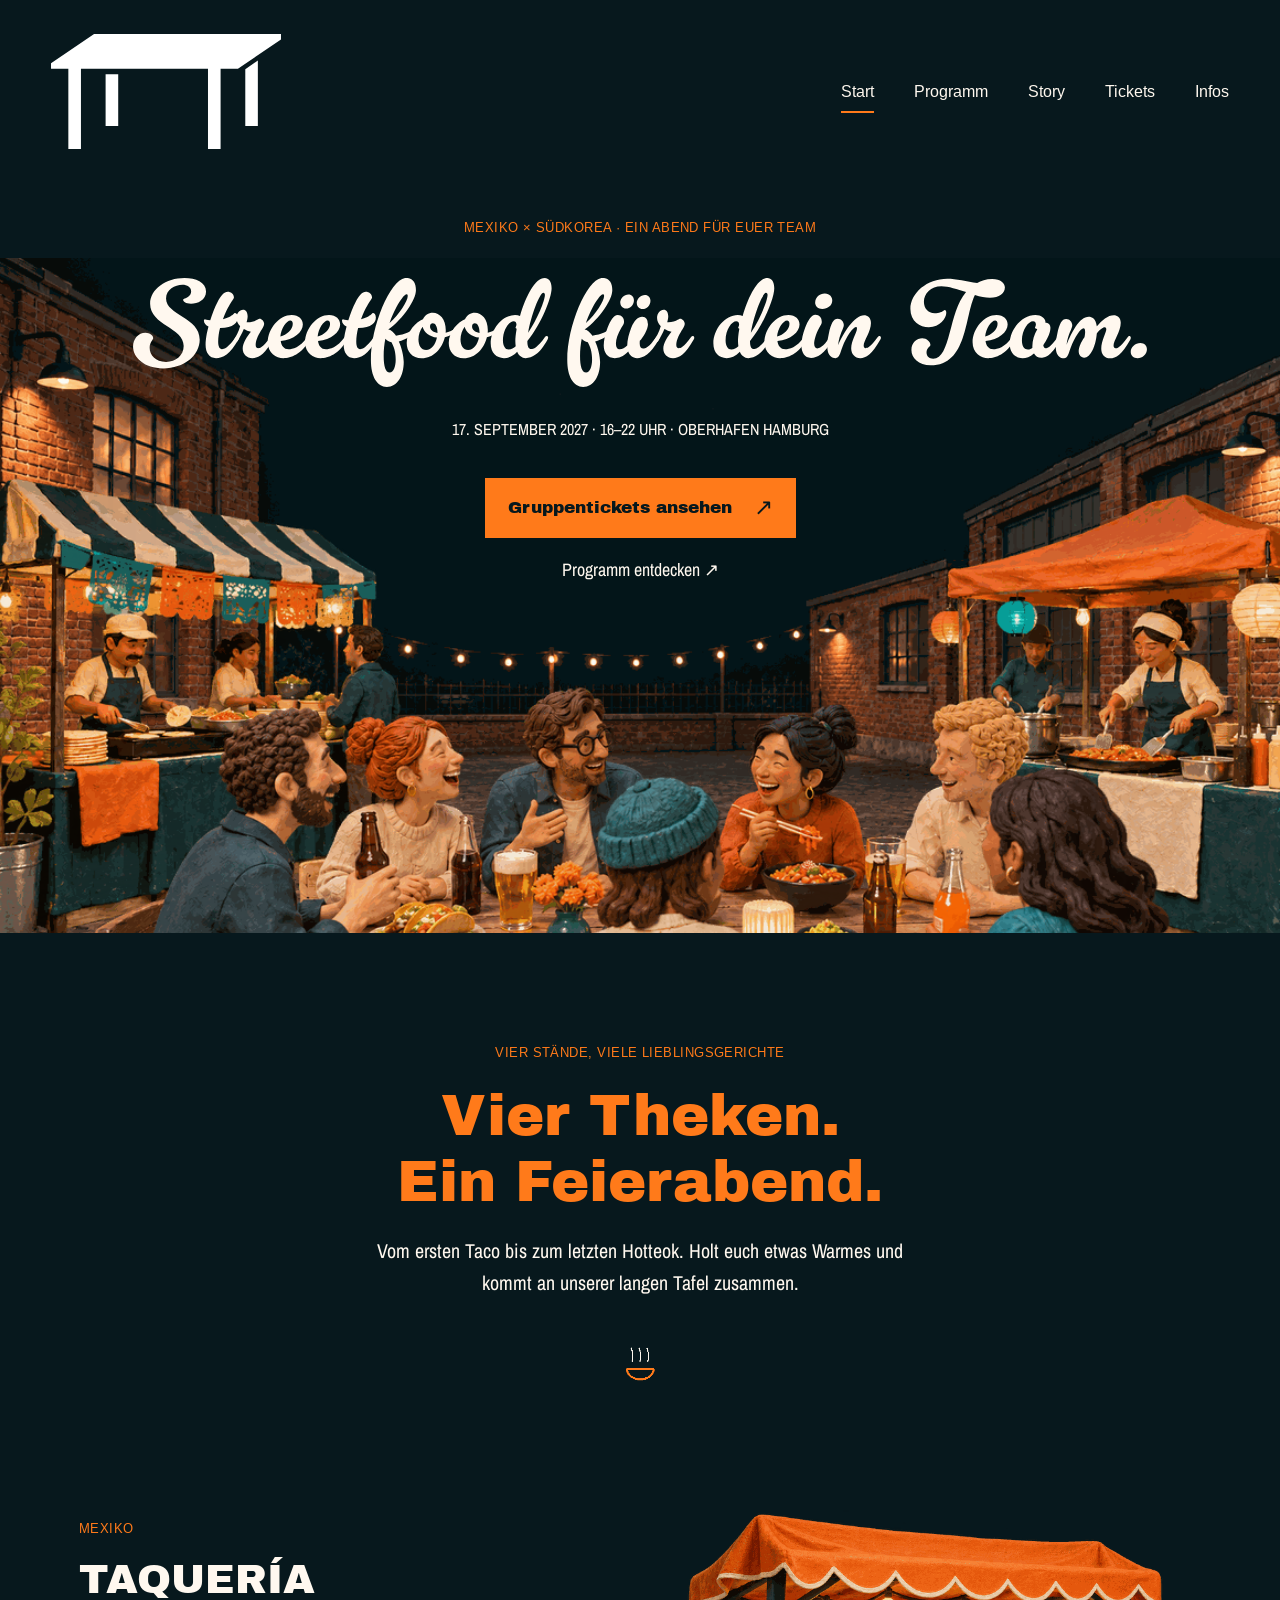
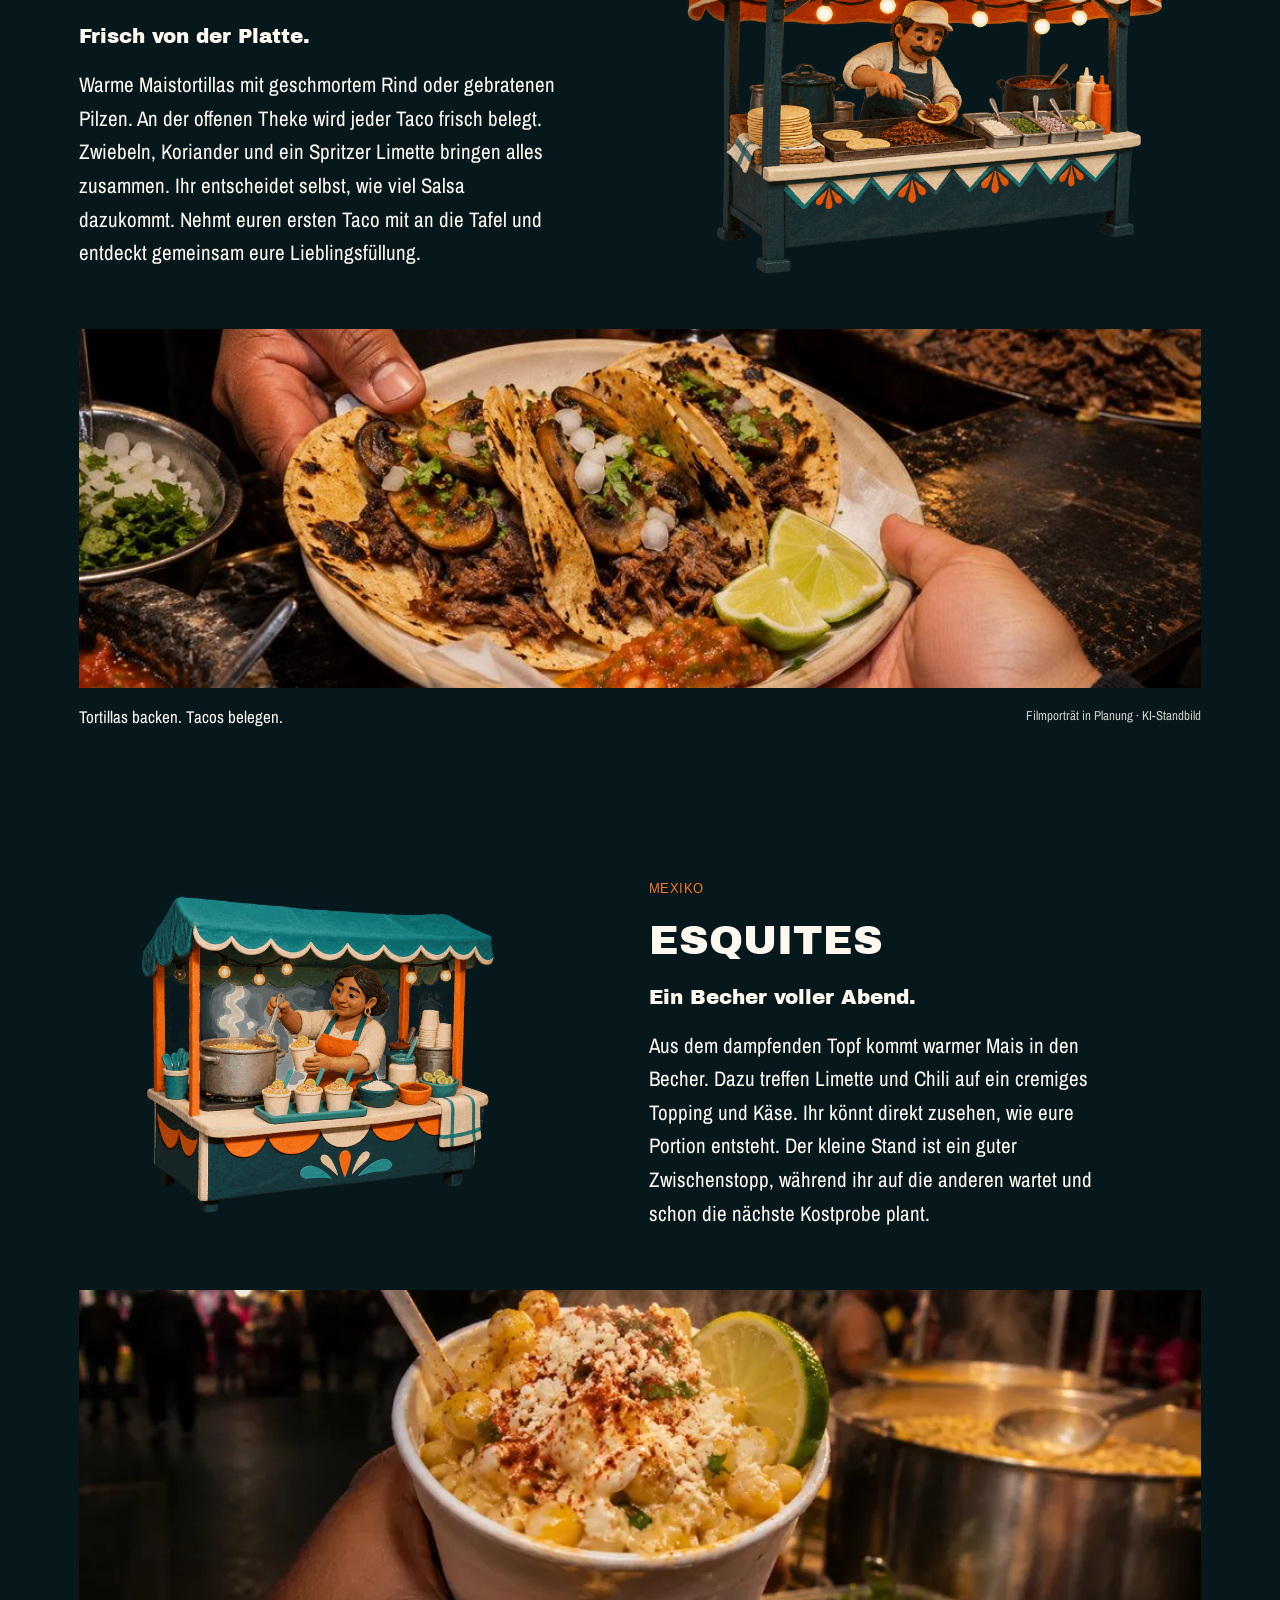
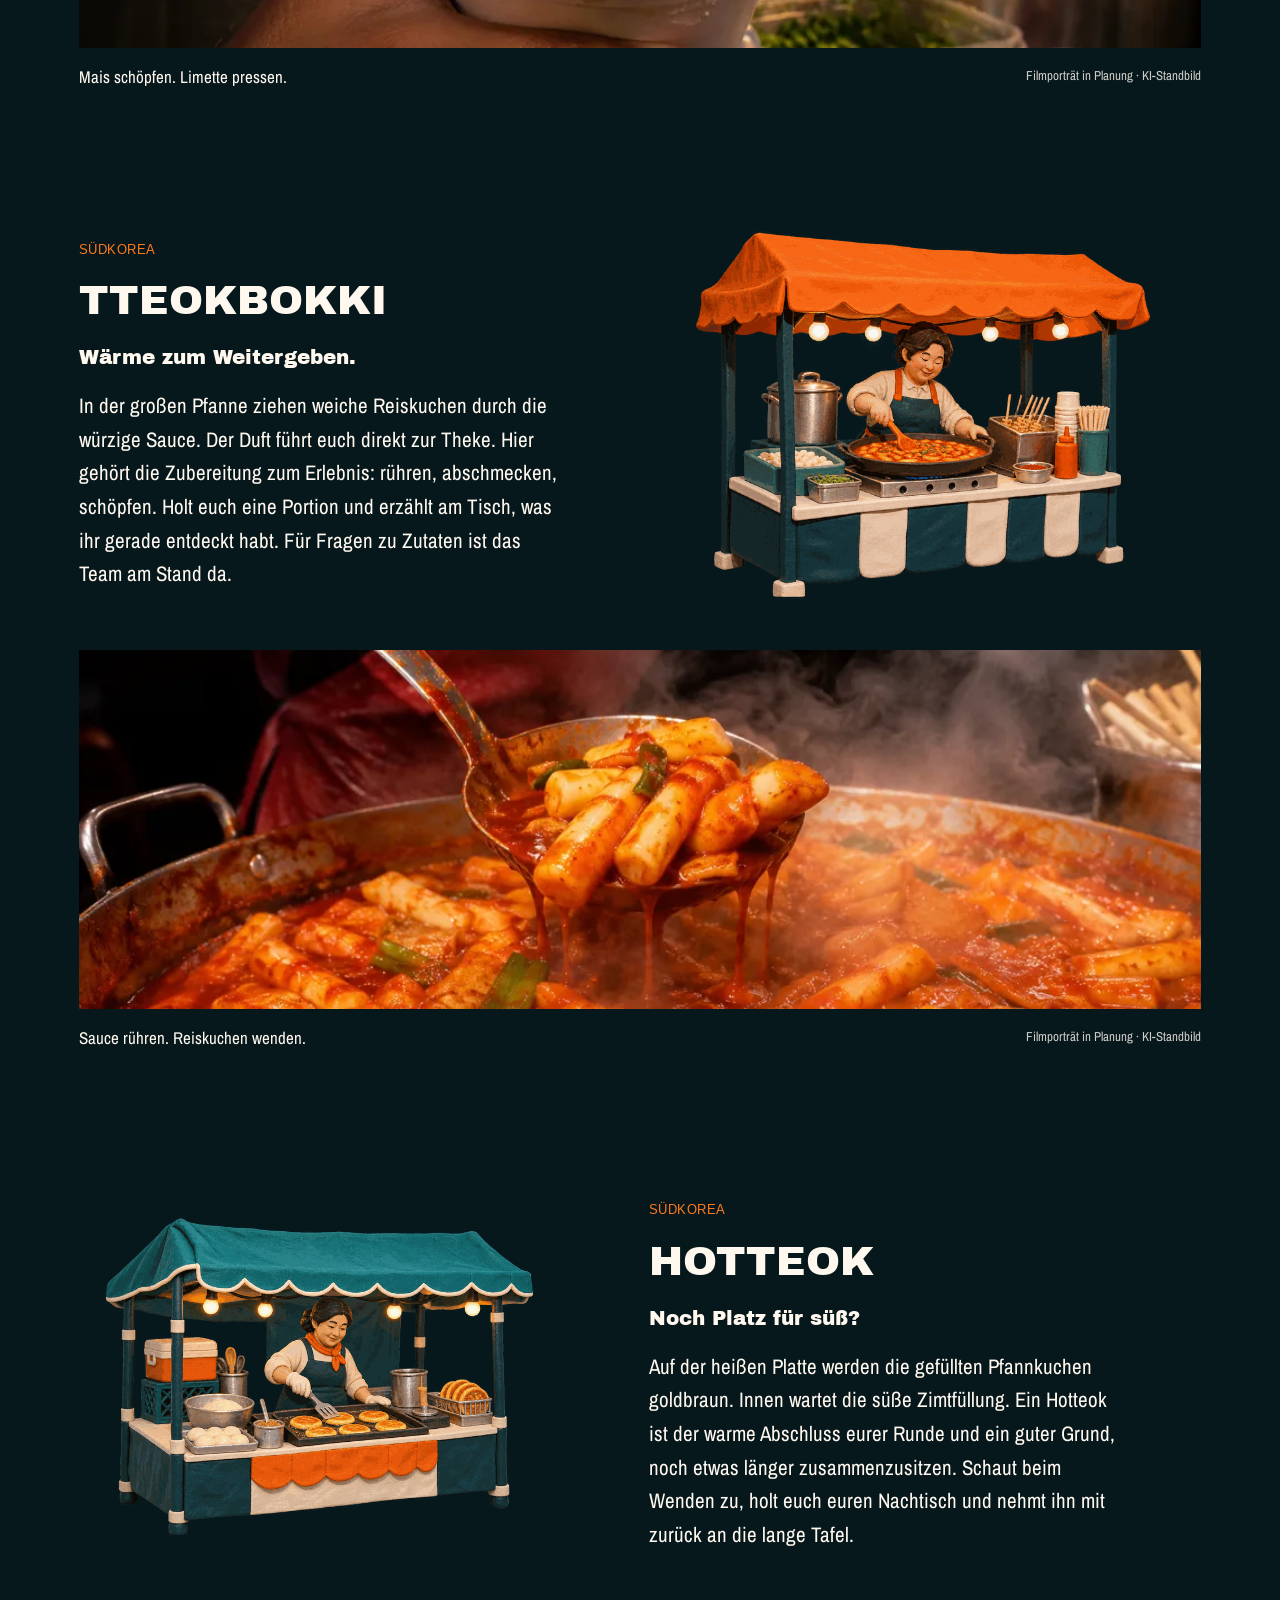
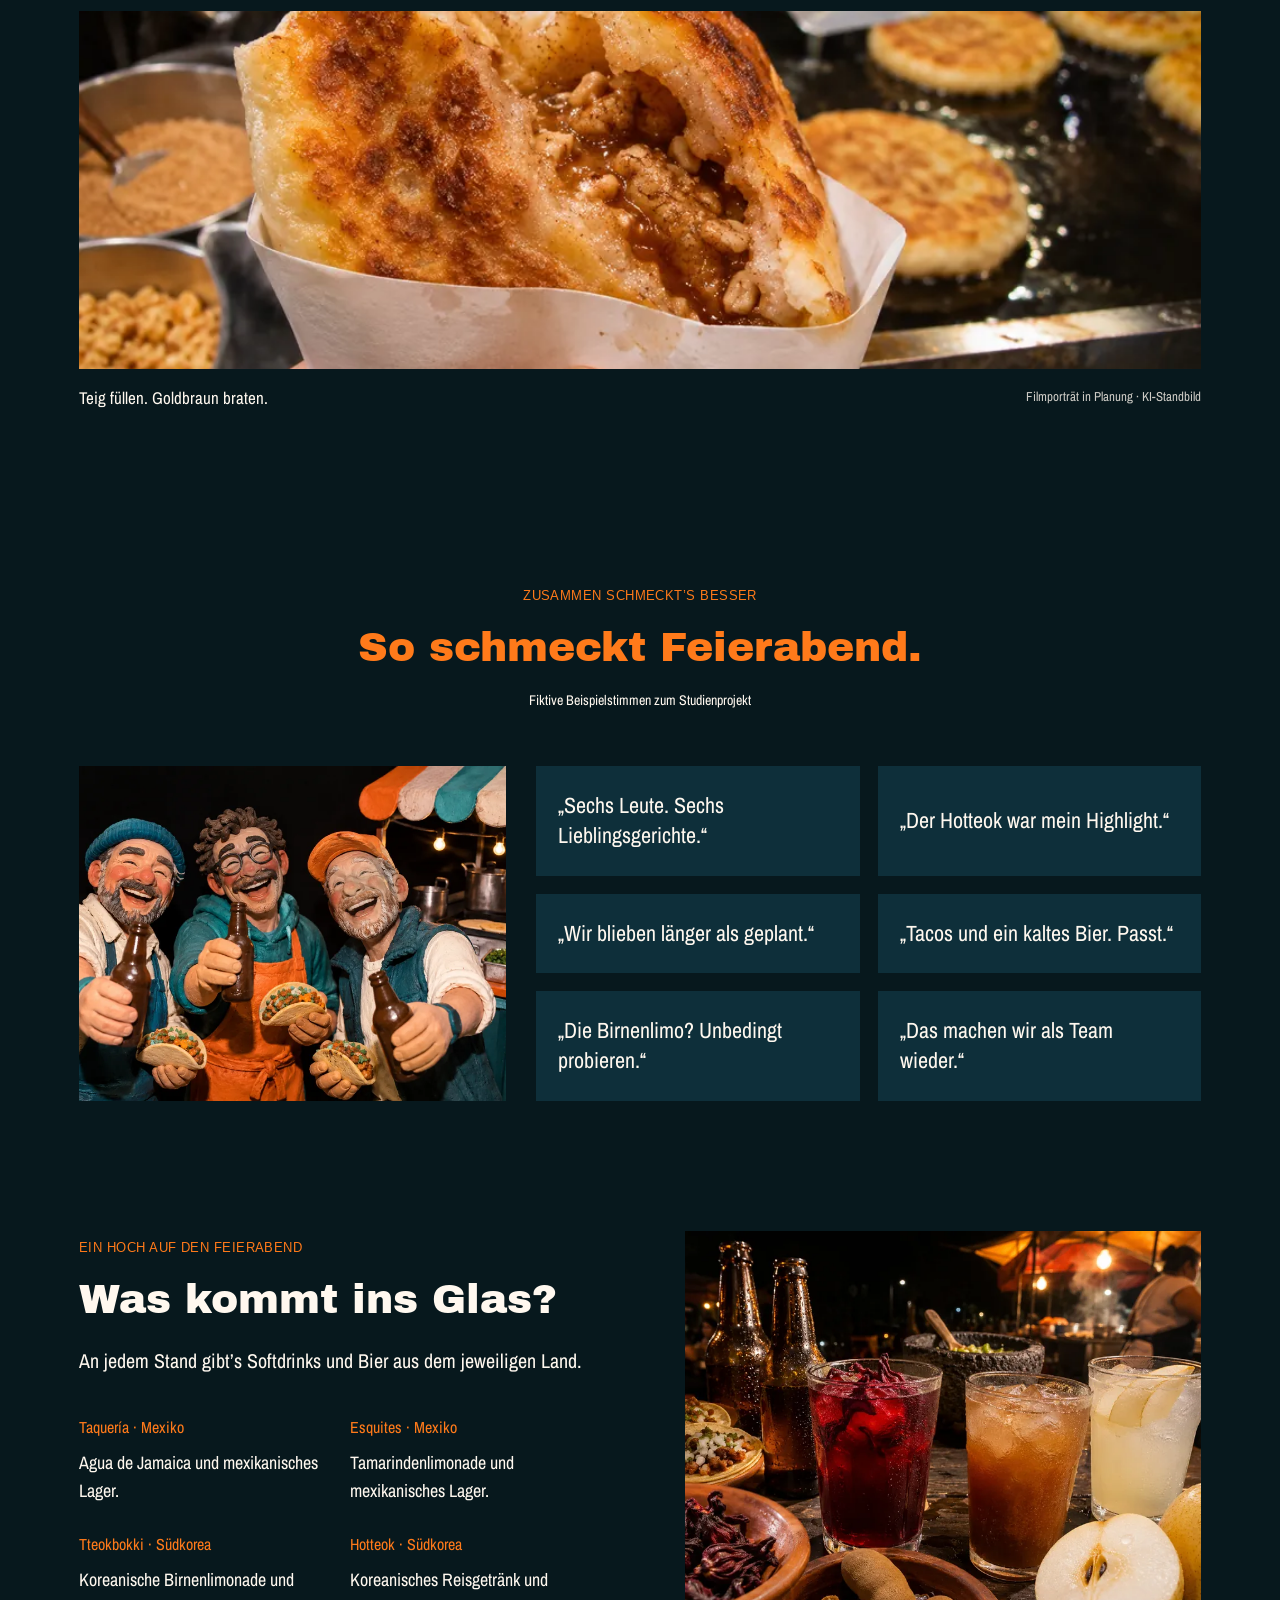
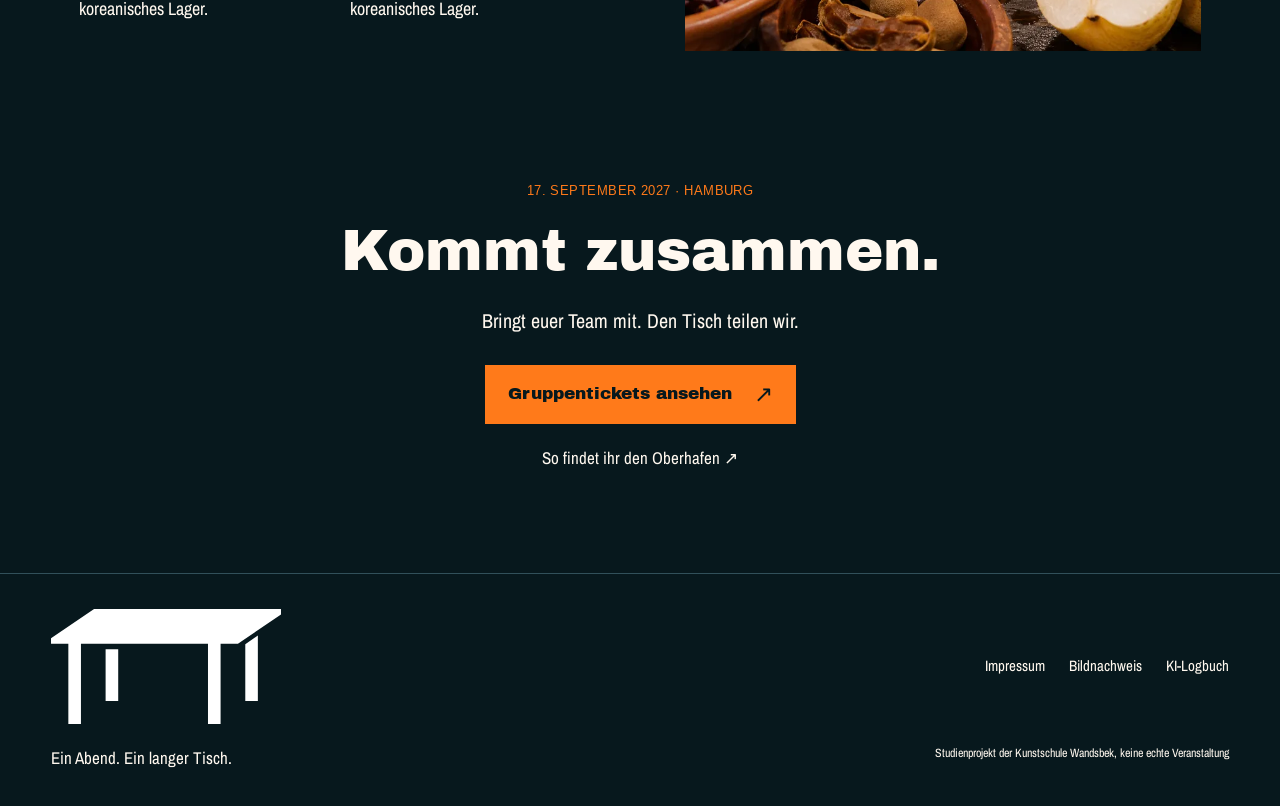
<file: index.html>
<!doctype html>
<html lang="de"><head><meta charset="utf-8"><meta name="viewport" content="width=device-width,initial-scale=1"><title>Tischwechsel – Streetfood für dein Team</title><meta name="description" content="Mexiko trifft Südkorea im Hamburger Oberhafen. Entdeckt vier Streetfood-Stände und plant euren Teamabend am 17. September 2027."><link rel="icon" href="images/favicon.png" type="image/png"><link rel="apple-touch-icon" sizes="180x180" href="images/apple-touch-icon.png"><link rel="stylesheet" href="css/style.css"><meta property="og:title" content="Tischwechsel – Streetfood für dein Team"><meta property="og:description" content="Mexiko trifft Südkorea im Hamburger Oberhafen. Entdeckt vier Streetfood-Stände und plant euren Teamabend am 17. September 2027."><meta property="og:image" content="https://tischwechsel-abendmarkt.tranquilhouse16.chatgpt.site/images/hero-abendmarkt.webp"><meta property="og:type" content="website"><meta property="og:url" content="https://tischwechsel-abendmarkt.tranquilhouse16.chatgpt.site/"><script type="application/ld+json">{"@context": "https://schema.org", "@type": "Event", "name": "Tischwechsel – Streetfood für dein Team", "startDate": "2027-09-17T16:00:00+02:00", "endDate": "2027-09-17T22:00:00+02:00", "location": {"@type": "Place", "name": "Oberhafenquartier Hamburg", "address": {"@type": "PostalAddress", "addressLocality": "Hamburg", "addressCountry": "DE"}}, "description": "Mexiko trifft Südkorea im Hamburger Oberhafen. Entdeckt vier Streetfood-Stände und plant euren Teamabend am 17. September 2027. Fiktives Studienprojekt.", "image": "https://tischwechsel-abendmarkt.tranquilhouse16.chatgpt.site/images/hero-abendmarkt.webp"}</script><script src="js/site.js" defer></script></head><body><a class="skip-link" href="#inhalt">Zum Inhalt springen</a><header class="site-header"><a href="index.html" class="brand" aria-label="Tischwechsel – Startseite"><img src="images/logo.svg" alt="Tischwechsel" width="260" height="44" class=""></a><button class="menu-toggle" aria-expanded="false" aria-controls="hauptnavigation" hidden>Menü <span aria-hidden="true">+</span></button><nav id="hauptnavigation" aria-label="Hauptnavigation"><a href="index.html" aria-current="page">Start</a><a href="programm.html">Programm</a><a href="story.html">Story</a><a href="tickets.html">Tickets</a><a href="infos.html">Infos</a></nav></header><main id="inhalt" tabindex="-1"><section class="hero" aria-label="Willkommen beim Abendmarkt"><div class="hero-art" aria-hidden="true"><img src="images/hero-hintergrund.png" alt="" width="1200" height="675" class="parallax-layer layer-0"><img src="images/hero-staende.png" alt="" width="1200" height="675" class="parallax-layer layer-1"><img src="images/hero-tafel.png" alt="" width="1200" height="675" class="parallax-layer layer-2"><img src="images/hero-vordergrund.png" alt="" width="1200" height="675" class="parallax-layer layer-3"></div><div class="hero-copy"><p class="eyebrow">Mexiko × Südkorea · Ein Abend für euer Team</p><h1 class="hero-title"><img src="images/streetfood.svg" alt="Streetfood für dein Team." width="10874" height="1174" class=""></h1><p class="event-date"><time datetime="2027-09-17">17. September 2027</time> · <time datetime="2027-09-17T16:00:00+02:00">16</time>–<time datetime="2027-09-17T22:00:00+02:00">22 Uhr</time> · Oberhafen Hamburg</p><a class="button" href="tickets.html">Gruppentickets ansehen<span aria-hidden="true">↗</span></a><a class="text-link" href="programm.html">Programm entdecken ↗</a></div></section><section class="market-intro"><p class="eyebrow">Vier Stände, viele Lieblingsgerichte</p><h2>Vier Theken.<br>Ein Feierabend.</h2><p>Vom ersten Taco bis zum letzten Hotteok. Holt euch etwas Warmes und kommt an unserer langen Tafel zusammen.</p><picture class="steam"><source media="(prefers-reduced-motion: reduce)" srcset="images/dampf-statisch.png"><img src="images/dampf.gif" alt="" width="80" height="80" class="" loading="lazy"></picture></section><section class="stand-section " id="taqueria"><div class="stand-layout"><div class="stand-copy"><p class="eyebrow">Mexiko</p><h2>Taquería</h2><h3>Frisch von der Platte.</h3><p>Warme Maistortillas mit geschmortem Rind oder gebratenen Pilzen. An der offenen Theke wird jeder Taco frisch belegt. Zwiebeln, Koriander und ein Spritzer Limette bringen alles zusammen. Ihr entscheidet selbst, wie viel Salsa dazukommt. Nehmt euren ersten Taco mit an die Tafel und entdeckt gemeinsam eure Lieblingsfüllung.</p></div><img src="images/stand-taqueria.png" alt="Clay-Modell des Taquería-Stands mit offener Theke" width="1200" height="800" class="stand-image reveal" loading="lazy"></div><figure class="food-figure reveal"><img src="images/food-tacos.jpg" alt="Nahaufnahme der Zubereitung von Taquería" width="1200" height="800" class="" loading="lazy"><figcaption><span>Tortillas backen. Tacos belegen.</span><span class="film-note">Filmporträt in Planung · KI-Standbild</span></figcaption></figure></section><section class="stand-section reverse" id="esquites"><div class="stand-layout"><div class="stand-copy"><p class="eyebrow">Mexiko</p><h2>Esquites</h2><h3>Ein Becher voller Abend.</h3><p>Aus dem dampfenden Topf kommt warmer Mais in den Becher. Dazu treffen Limette und Chili auf ein cremiges Topping und Käse. Ihr könnt direkt zusehen, wie eure Portion entsteht. Der kleine Stand ist ein guter Zwischenstopp, während ihr auf die anderen wartet und schon die nächste Kostprobe plant.</p></div><img src="images/stand-esquites.png" alt="Clay-Modell des Esquites-Stands mit offener Theke" width="1200" height="800" class="stand-image reveal" loading="lazy"></div><figure class="food-figure reveal"><img src="images/food-esquites.webp" alt="Nahaufnahme der Zubereitung von Esquites" width="1200" height="800" class="" loading="lazy"><figcaption><span>Mais schöpfen. Limette pressen.</span><span class="film-note">Filmporträt in Planung · KI-Standbild</span></figcaption></figure></section><section class="stand-section " id="tteokbokki"><div class="stand-layout"><div class="stand-copy"><p class="eyebrow">Südkorea</p><h2>Tteokbokki</h2><h3>Wärme zum Weitergeben.</h3><p>In der großen Pfanne ziehen weiche Reiskuchen durch die würzige Sauce. Der Duft führt euch direkt zur Theke. Hier gehört die Zubereitung zum Erlebnis: rühren, abschmecken, schöpfen. Holt euch eine Portion und erzählt am Tisch, was ihr gerade entdeckt habt. Für Fragen zu Zutaten ist das Team am Stand da.</p></div><img src="images/stand-tteokbokki.png" alt="Clay-Modell des Tteokbokki-Stands mit offener Theke" width="1200" height="800" class="stand-image reveal" loading="lazy"></div><figure class="food-figure reveal"><img src="images/food-tteokbokki.webp" alt="Nahaufnahme der Zubereitung von Tteokbokki" width="1200" height="800" class="" loading="lazy"><figcaption><span>Sauce rühren. Reiskuchen wenden.</span><span class="film-note">Filmporträt in Planung · KI-Standbild</span></figcaption></figure></section><section class="stand-section reverse" id="hotteok"><div class="stand-layout"><div class="stand-copy"><p class="eyebrow">Südkorea</p><h2>Hotteok</h2><h3>Noch Platz für süß?</h3><p>Auf der heißen Platte werden die gefüllten Pfannkuchen goldbraun. Innen wartet die süße Zimtfüllung. Ein Hotteok ist der warme Abschluss eurer Runde und ein guter Grund, noch etwas länger zusammenzusitzen. Schaut beim Wenden zu, holt euch euren Nachtisch und nehmt ihn mit zurück an die lange Tafel.</p></div><img src="images/stand-hotteok.png" alt="Clay-Modell des Hotteok-Stands mit offener Theke" width="1200" height="800" class="stand-image reveal" loading="lazy"></div><figure class="food-figure reveal"><img src="images/food-hotteok.webp" alt="Nahaufnahme der Zubereitung von Hotteok" width="1200" height="800" class="" loading="lazy"><figcaption><span>Teig füllen. Goldbraun braten.</span><span class="film-note">Filmporträt in Planung · KI-Standbild</span></figcaption></figure></section><section class="love"><p class="eyebrow">Zusammen schmeckt’s besser</p><h2>So schmeckt Feierabend.</h2><p class="disclosure">Fiktive Beispielstimmen zum Studienprojekt</p><div class="love-grid"><img src="images/gaeste-bier-und-tacos.webp" alt="Drei fröhliche erwachsene Clay-Gäste halten Bier und Tacos in die Kamera" width="1200" height="800" class="love-photo" loading="lazy"><div class="quotes"><blockquote class="reveal"><p>„Sechs Leute. Sechs Lieblingsgerichte.“</p></blockquote><blockquote class="reveal"><p>„Der Hotteok war mein Highlight.“</p></blockquote><blockquote class="reveal"><p>„Wir blieben länger als geplant.“</p></blockquote><blockquote class="reveal"><p>„Tacos und ein kaltes Bier. Passt.“</p></blockquote><blockquote class="reveal"><p>„Die Birnenlimo? Unbedingt probieren.“</p></blockquote><blockquote class="reveal"><p>„Das machen wir als Team wieder.“</p></blockquote></div></div></section><section class="drinks"><div><p class="eyebrow">Ein Hoch auf den Feierabend</p><h2>Was kommt ins Glas?</h2><p>An jedem Stand gibt’s Softdrinks und Bier aus dem jeweiligen Land.</p><dl><dt>Taquería · Mexiko</dt><dd>Agua de Jamaica und mexikanisches Lager.</dd><dt>Esquites · Mexiko</dt><dd>Tamarindenlimonade und mexikanisches Lager.</dd><dt>Tteokbokki · Südkorea</dt><dd>Koreanische Birnenlimonade und koreanisches Lager.</dd><dt>Hotteok · Südkorea</dt><dd>Koreanisches Reisgetränk und koreanisches Lager.</dd></dl></div><img src="images/getraenke.webp" alt="Bier und verschiedene Softdrinks auf einem dunklen Markttisch" width="1200" height="800" class="reveal" loading="lazy"></section><section class="closing"><p class="eyebrow">17. September 2027 · Hamburg</p><h2>Kommt zusammen.</h2><p>Bringt euer Team mit. Den Tisch teilen wir.</p><a class="button" href="tickets.html">Gruppentickets ansehen<span aria-hidden="true">↗</span></a><a class="text-link" href="infos.html#anfahrt">So findet ihr den Oberhafen ↗</a></section></main><footer class="site-footer"><a class="brand" href="index.html"><img src="images/logo.svg" alt="Tischwechsel" width="260" height="44" class="" loading="lazy"> </a><p>Ein Abend. Ein langer Tisch.</p><div><a href="infos.html#impressum">Impressum</a><a href="infos.html#bildnachweis">Bildnachweis</a><a href="logbuch.pdf">KI-Logbuch</a></div><small>Studienprojekt der Kunstschule Wandsbek, keine echte Veranstaltung</small></footer></body></html>
</file>
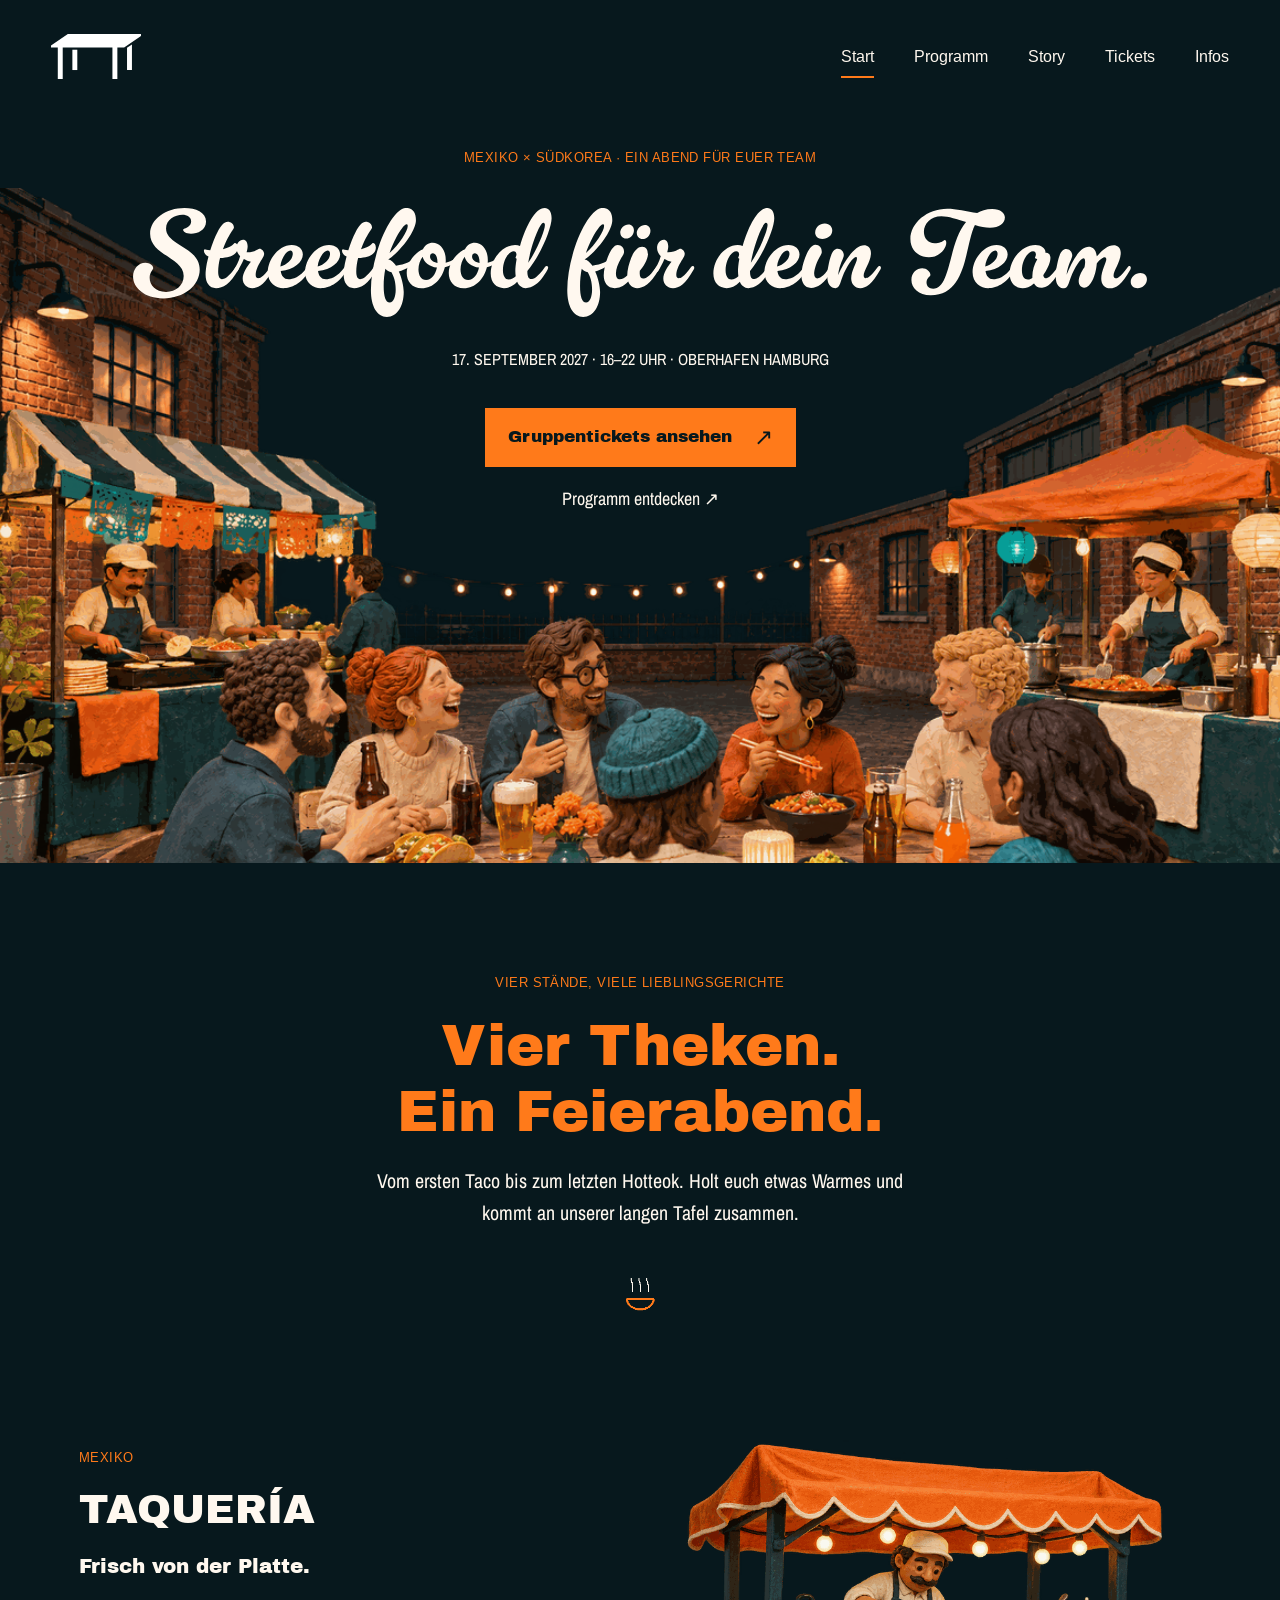
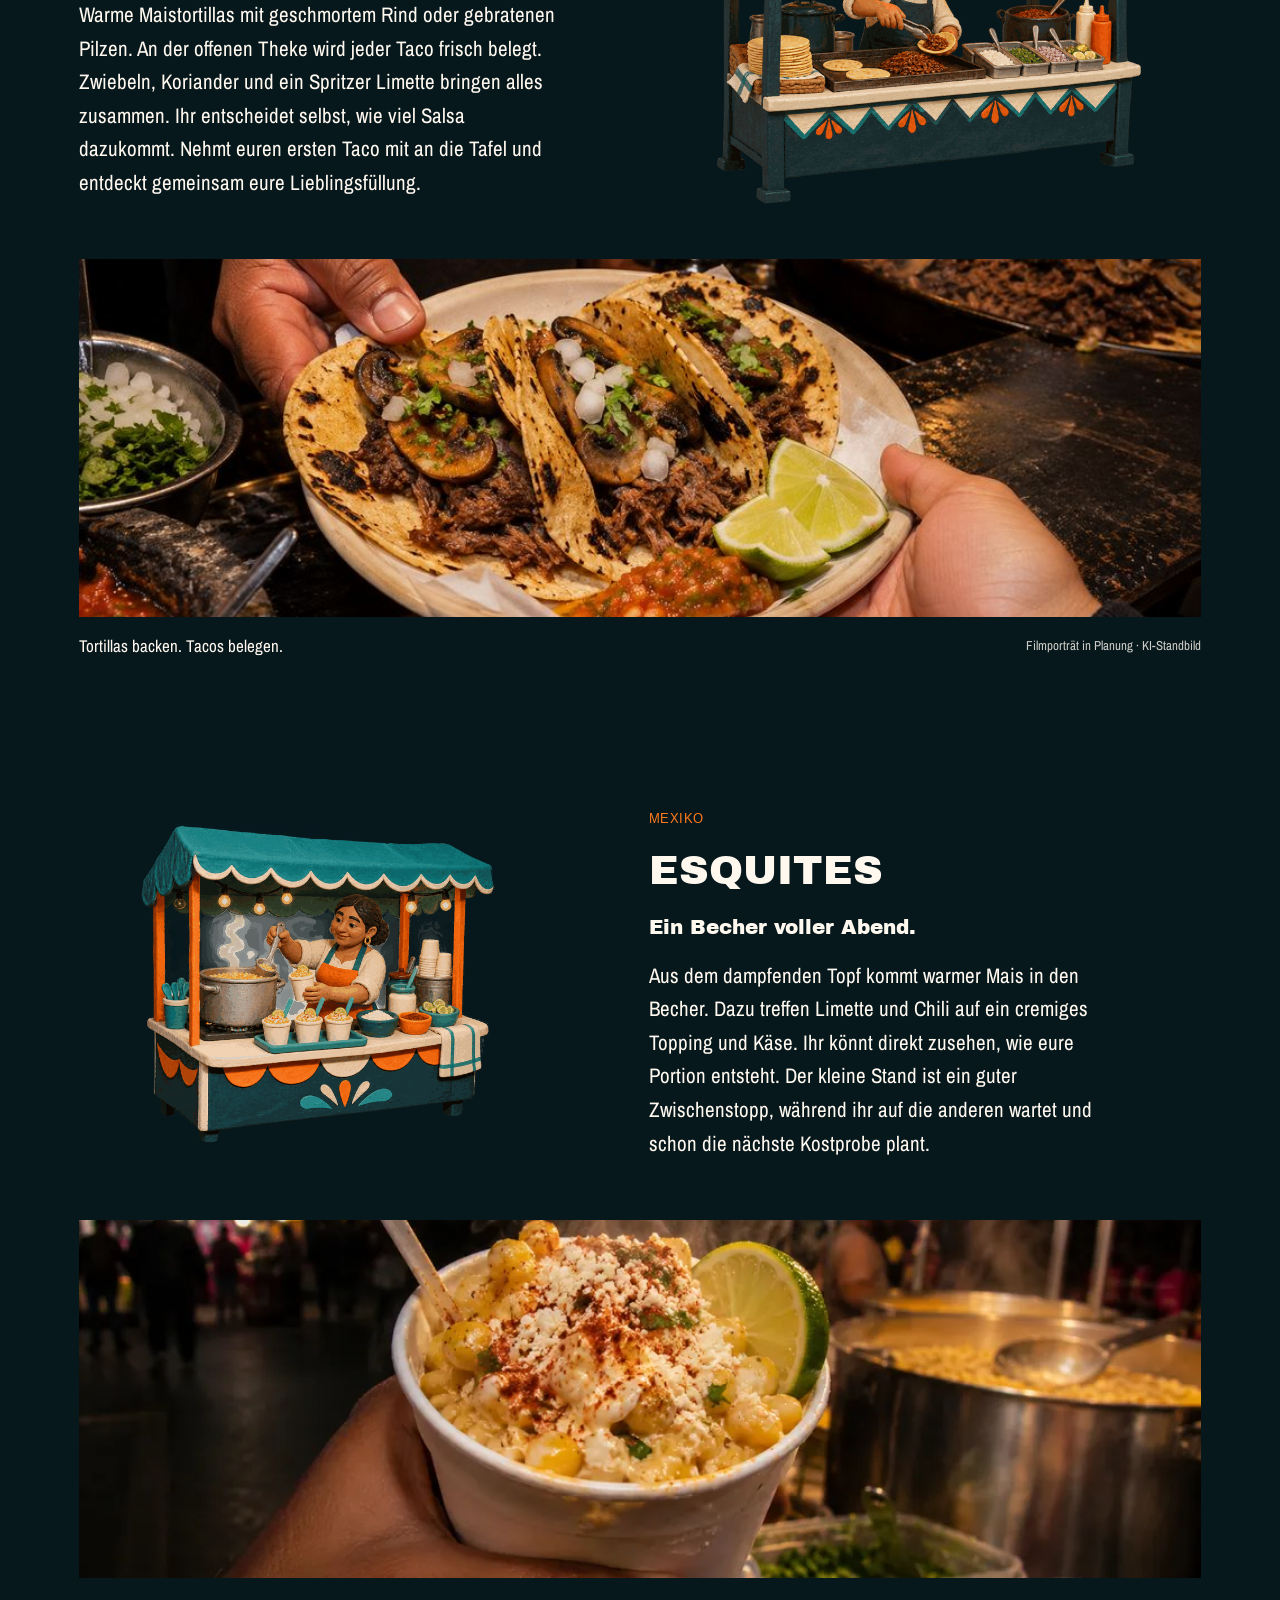
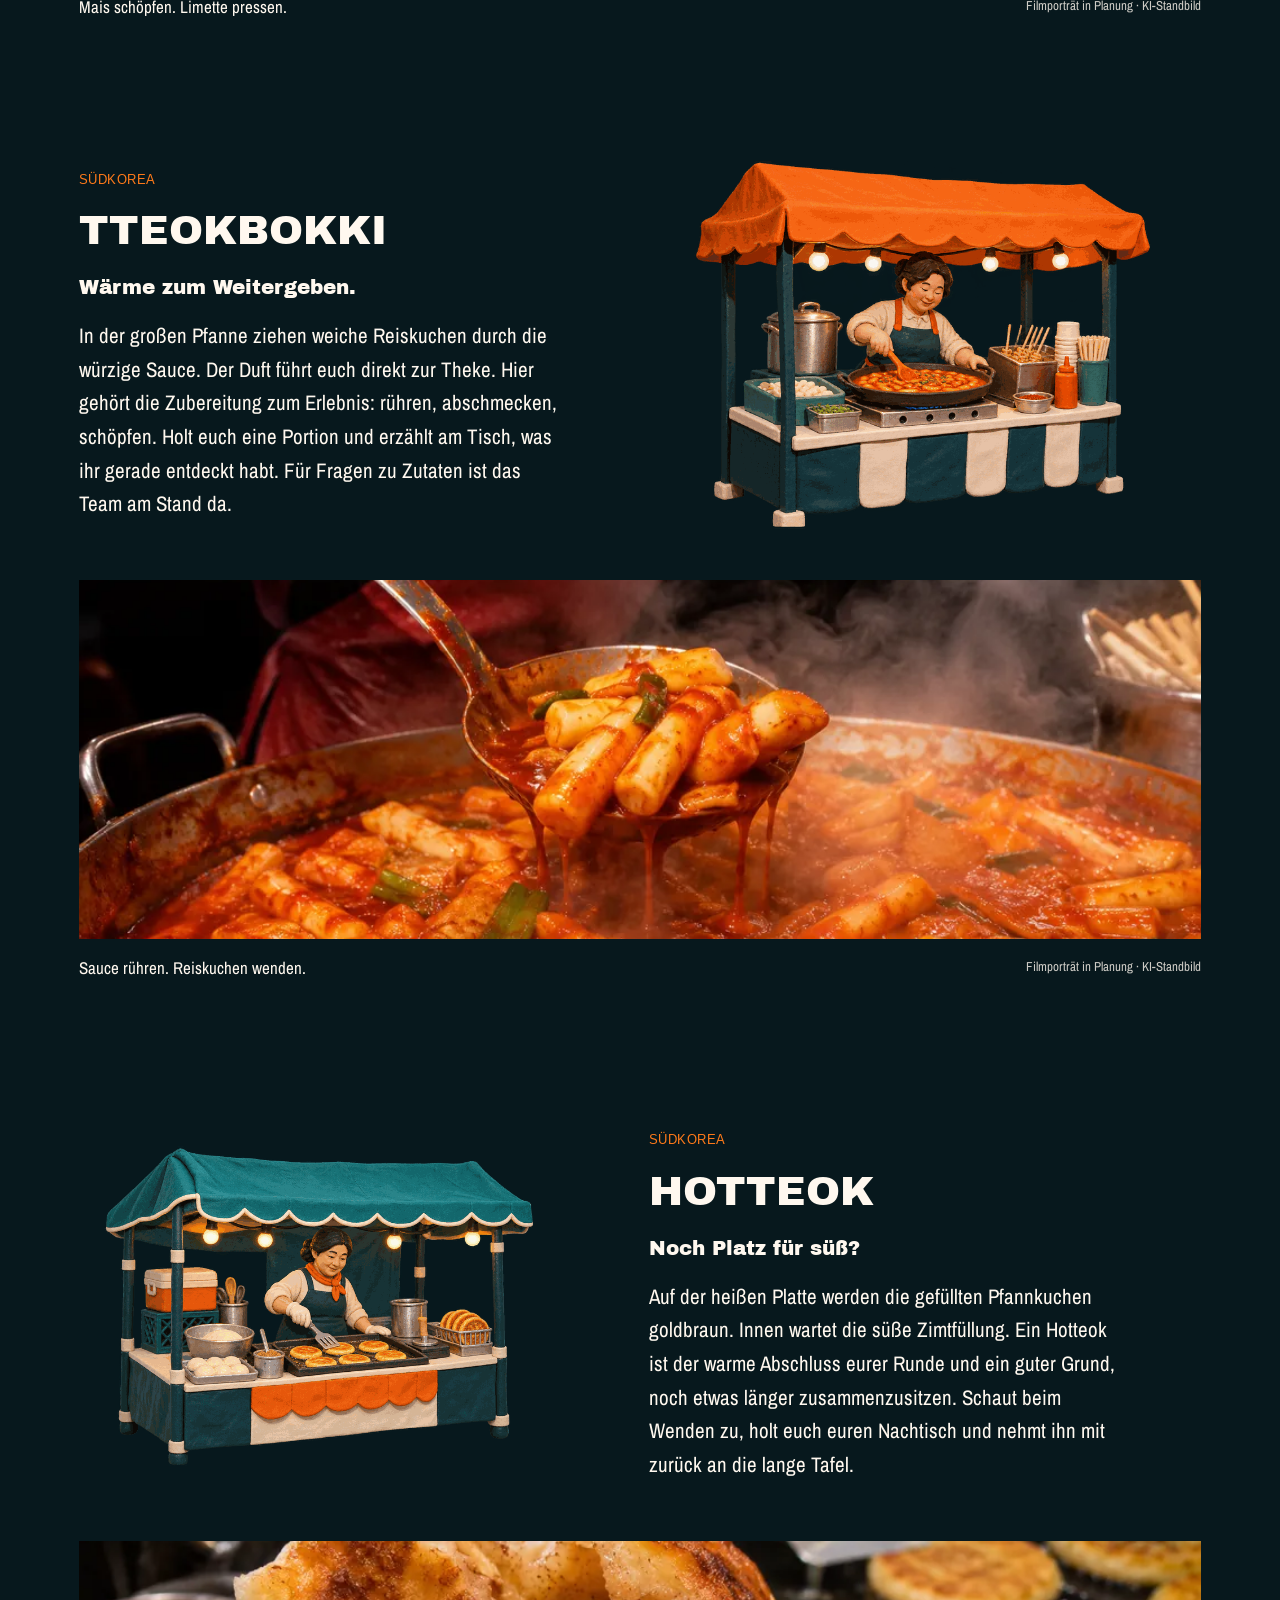
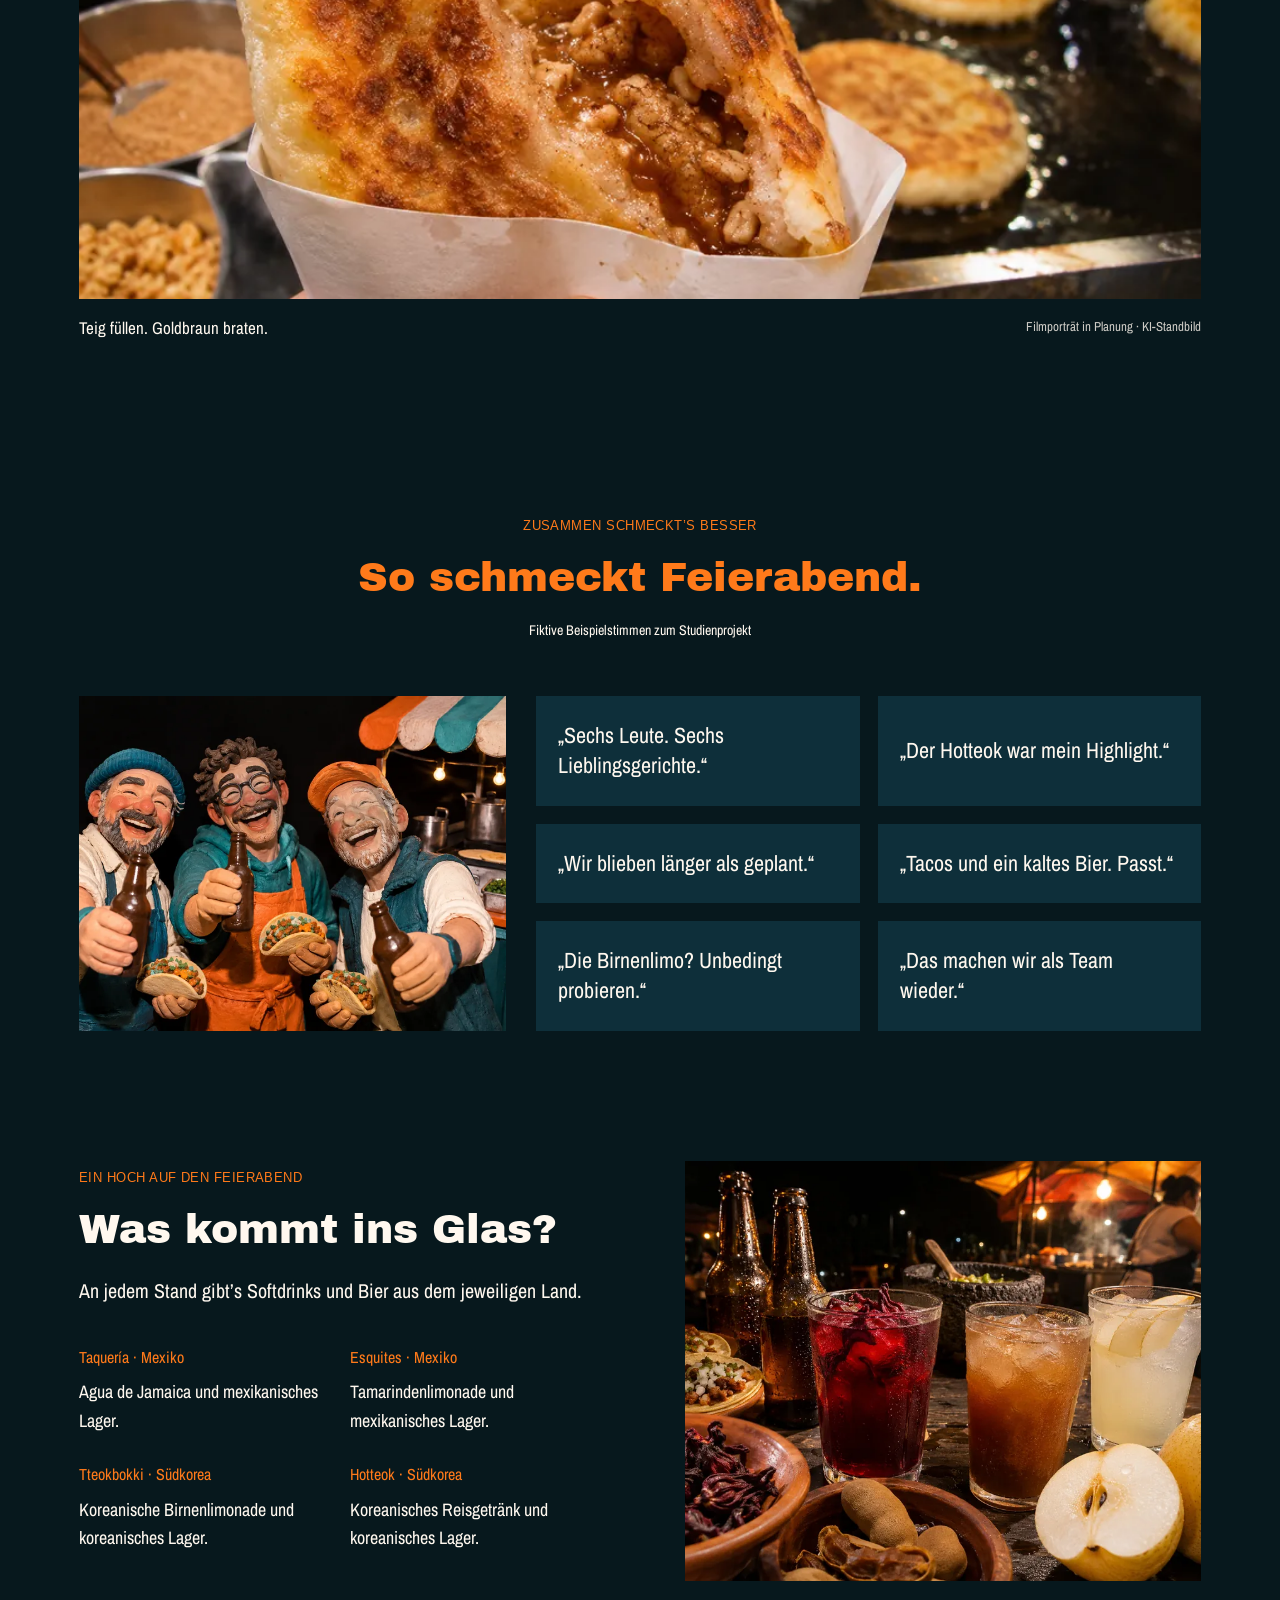
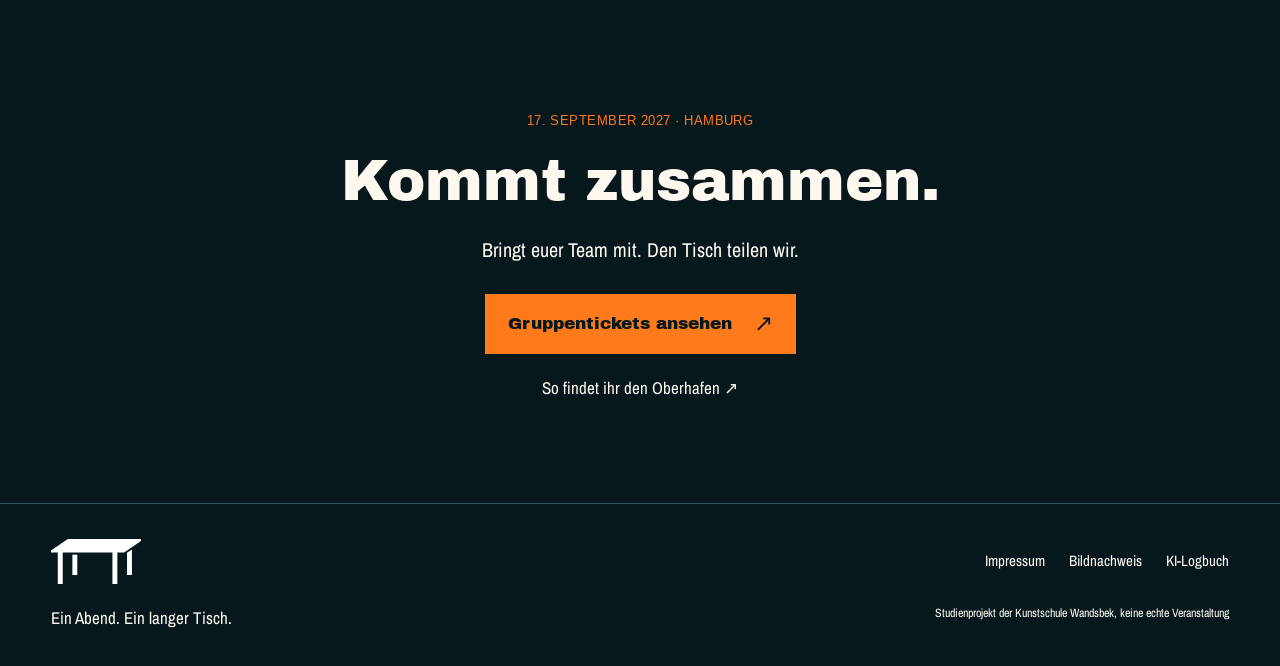
<file: tischwechsel 2/index.html>
<!doctype html>
<html lang="de"><head><meta charset="utf-8"><meta name="viewport" content="width=device-width,initial-scale=1"><title>Tischwechsel – Streetfood für dein Team</title><meta name="description" content="Mexiko trifft Südkorea im Hamburger Oberhafen. Entdeckt vier Streetfood-Stände und plant euren Teamabend am 17. September 2027."><link rel="icon" href="images/favicon.png" type="image/png"><link rel="apple-touch-icon" sizes="180x180" href="images/apple-touch-icon.png"><link rel="stylesheet" href="css/style.css"><meta property="og:title" content="Tischwechsel – Streetfood für dein Team"><meta property="og:description" content="Mexiko trifft Südkorea im Hamburger Oberhafen. Entdeckt vier Streetfood-Stände und plant euren Teamabend am 17. September 2027."><meta property="og:image" content="https://tischwechsel-abendmarkt.tranquilhouse16.chatgpt.site/images/hero-abendmarkt.webp"><meta property="og:type" content="website"><meta property="og:url" content="https://tischwechsel-abendmarkt.tranquilhouse16.chatgpt.site/"><script type="application/ld+json">{"@context": "https://schema.org", "@type": "Event", "name": "Tischwechsel – Streetfood für dein Team", "startDate": "2027-09-17T16:00:00+02:00", "endDate": "2027-09-17T22:00:00+02:00", "location": {"@type": "Place", "name": "Oberhafenquartier Hamburg", "address": {"@type": "PostalAddress", "addressLocality": "Hamburg", "addressCountry": "DE"}}, "description": "Mexiko trifft Südkorea im Hamburger Oberhafen. Entdeckt vier Streetfood-Stände und plant euren Teamabend am 17. September 2027. Fiktives Studienprojekt.", "image": "https://tischwechsel-abendmarkt.tranquilhouse16.chatgpt.site/images/hero-abendmarkt.webp"}</script><script src="js/site.js" defer></script></head><body><a class="skip-link" href="#inhalt">Zum Inhalt springen</a><header class="site-header"><a href="index.html" class="brand" aria-label="Tischwechsel – Startseite"><img src="images/logo.svg" alt="Tischwechsel" width="6184" height="3097" class=""></a><button class="menu-toggle" aria-expanded="false" aria-controls="hauptnavigation" hidden>Menü <span aria-hidden="true">+</span></button><nav id="hauptnavigation" aria-label="Hauptnavigation"><a href="index.html" aria-current="page">Start</a><a href="programm.html">Programm</a><a href="story.html">Story</a><a href="tickets.html">Tickets</a><a href="infos.html">Infos</a></nav></header><main id="inhalt" tabindex="-1"><section class="hero" aria-label="Willkommen beim Abendmarkt"><div class="hero-art" aria-hidden="true"><img src="images/hero-hintergrund.png" alt="" width="1200" height="675" class="parallax-layer layer-0"><img src="images/hero-staende.png" alt="" width="1200" height="675" class="parallax-layer layer-1"><img src="images/hero-tafel.png" alt="" width="1200" height="675" class="parallax-layer layer-2"><img src="images/hero-vordergrund.png" alt="" width="1200" height="675" class="parallax-layer layer-3"></div><div class="hero-copy"><p class="eyebrow">Mexiko × Südkorea · Ein Abend für euer Team</p><h1 class="hero-title"><img src="images/streetfood.svg" alt="Streetfood für dein Team." width="10874" height="1174" class=""></h1><p class="event-date"><time datetime="2027-09-17">17. September 2027</time> · <time datetime="2027-09-17T16:00:00+02:00">16</time>–<time datetime="2027-09-17T22:00:00+02:00">22 Uhr</time> · Oberhafen Hamburg</p><a class="button" href="tickets.html">Gruppentickets ansehen<span aria-hidden="true">↗</span></a><a class="text-link" href="programm.html">Programm entdecken ↗</a></div></section><section class="market-intro"><p class="eyebrow">Vier Stände, viele Lieblingsgerichte</p><h2>Vier Theken.<br>Ein Feierabend.</h2><p>Vom ersten Taco bis zum letzten Hotteok. Holt euch etwas Warmes und kommt an unserer langen Tafel zusammen.</p><picture class="steam"><source media="(prefers-reduced-motion: reduce)" srcset="images/dampf-statisch.png"><img src="images/dampf.gif" alt="" width="80" height="80" class="" loading="lazy"></picture></section><section class="stand-section " id="taqueria"><div class="stand-layout"><div class="stand-copy"><p class="eyebrow">Mexiko</p><h2>Taquería</h2><h3>Frisch von der Platte.</h3><p>Warme Maistortillas mit geschmortem Rind oder gebratenen Pilzen. An der offenen Theke wird jeder Taco frisch belegt. Zwiebeln, Koriander und ein Spritzer Limette bringen alles zusammen. Ihr entscheidet selbst, wie viel Salsa dazukommt. Nehmt euren ersten Taco mit an die Tafel und entdeckt gemeinsam eure Lieblingsfüllung.</p></div><img src="images/stand-taqueria.png" alt="Clay-Modell des Taquería-Stands mit offener Theke" width="1200" height="800" class="stand-image reveal" loading="lazy"></div><figure class="food-figure reveal"><img src="images/food-tacos.jpg" alt="Nahaufnahme der Zubereitung von Taquería" width="1200" height="800" class="" loading="lazy"><figcaption><span>Tortillas backen. Tacos belegen.</span><span class="film-note">Filmporträt in Planung · KI-Standbild</span></figcaption></figure></section><section class="stand-section reverse" id="esquites"><div class="stand-layout"><div class="stand-copy"><p class="eyebrow">Mexiko</p><h2>Esquites</h2><h3>Ein Becher voller Abend.</h3><p>Aus dem dampfenden Topf kommt warmer Mais in den Becher. Dazu treffen Limette und Chili auf ein cremiges Topping und Käse. Ihr könnt direkt zusehen, wie eure Portion entsteht. Der kleine Stand ist ein guter Zwischenstopp, während ihr auf die anderen wartet und schon die nächste Kostprobe plant.</p></div><img src="images/stand-esquites.png" alt="Clay-Modell des Esquites-Stands mit offener Theke" width="1200" height="800" class="stand-image reveal" loading="lazy"></div><figure class="food-figure reveal"><img src="images/food-esquites.webp" alt="Nahaufnahme der Zubereitung von Esquites" width="1200" height="800" class="" loading="lazy"><figcaption><span>Mais schöpfen. Limette pressen.</span><span class="film-note">Filmporträt in Planung · KI-Standbild</span></figcaption></figure></section><section class="stand-section " id="tteokbokki"><div class="stand-layout"><div class="stand-copy"><p class="eyebrow">Südkorea</p><h2>Tteokbokki</h2><h3>Wärme zum Weitergeben.</h3><p>In der großen Pfanne ziehen weiche Reiskuchen durch die würzige Sauce. Der Duft führt euch direkt zur Theke. Hier gehört die Zubereitung zum Erlebnis: rühren, abschmecken, schöpfen. Holt euch eine Portion und erzählt am Tisch, was ihr gerade entdeckt habt. Für Fragen zu Zutaten ist das Team am Stand da.</p></div><img src="images/stand-tteokbokki.png" alt="Clay-Modell des Tteokbokki-Stands mit offener Theke" width="1200" height="800" class="stand-image reveal" loading="lazy"></div><figure class="food-figure reveal"><img src="images/food-tteokbokki.webp" alt="Nahaufnahme der Zubereitung von Tteokbokki" width="1200" height="800" class="" loading="lazy"><figcaption><span>Sauce rühren. Reiskuchen wenden.</span><span class="film-note">Filmporträt in Planung · KI-Standbild</span></figcaption></figure></section><section class="stand-section reverse" id="hotteok"><div class="stand-layout"><div class="stand-copy"><p class="eyebrow">Südkorea</p><h2>Hotteok</h2><h3>Noch Platz für süß?</h3><p>Auf der heißen Platte werden die gefüllten Pfannkuchen goldbraun. Innen wartet die süße Zimtfüllung. Ein Hotteok ist der warme Abschluss eurer Runde und ein guter Grund, noch etwas länger zusammenzusitzen. Schaut beim Wenden zu, holt euch euren Nachtisch und nehmt ihn mit zurück an die lange Tafel.</p></div><img src="images/stand-hotteok.png" alt="Clay-Modell des Hotteok-Stands mit offener Theke" width="1200" height="800" class="stand-image reveal" loading="lazy"></div><figure class="food-figure reveal"><img src="images/food-hotteok.webp" alt="Nahaufnahme der Zubereitung von Hotteok" width="1200" height="800" class="" loading="lazy"><figcaption><span>Teig füllen. Goldbraun braten.</span><span class="film-note">Filmporträt in Planung · KI-Standbild</span></figcaption></figure></section><section class="love"><p class="eyebrow">Zusammen schmeckt’s besser</p><h2>So schmeckt Feierabend.</h2><p class="disclosure">Fiktive Beispielstimmen zum Studienprojekt</p><div class="love-grid"><img src="images/gaeste-bier-und-tacos.webp" alt="Drei fröhliche erwachsene Clay-Gäste halten Bier und Tacos in die Kamera" width="1200" height="800" class="love-photo" loading="lazy"><div class="quotes"><blockquote class="reveal"><p>„Sechs Leute. Sechs Lieblingsgerichte.“</p></blockquote><blockquote class="reveal"><p>„Der Hotteok war mein Highlight.“</p></blockquote><blockquote class="reveal"><p>„Wir blieben länger als geplant.“</p></blockquote><blockquote class="reveal"><p>„Tacos und ein kaltes Bier. Passt.“</p></blockquote><blockquote class="reveal"><p>„Die Birnenlimo? Unbedingt probieren.“</p></blockquote><blockquote class="reveal"><p>„Das machen wir als Team wieder.“</p></blockquote></div></div></section><section class="drinks"><div><p class="eyebrow">Ein Hoch auf den Feierabend</p><h2>Was kommt ins Glas?</h2><p>An jedem Stand gibt’s Softdrinks und Bier aus dem jeweiligen Land.</p><dl><dt>Taquería · Mexiko</dt><dd>Agua de Jamaica und mexikanisches Lager.</dd><dt>Esquites · Mexiko</dt><dd>Tamarindenlimonade und mexikanisches Lager.</dd><dt>Tteokbokki · Südkorea</dt><dd>Koreanische Birnenlimonade und koreanisches Lager.</dd><dt>Hotteok · Südkorea</dt><dd>Koreanisches Reisgetränk und koreanisches Lager.</dd></dl></div><img src="images/getraenke.webp" alt="Bier und verschiedene Softdrinks auf einem dunklen Markttisch" width="1200" height="800" class="reveal" loading="lazy"></section><section class="closing"><p class="eyebrow">17. September 2027 · Hamburg</p><h2>Kommt zusammen.</h2><p>Bringt euer Team mit. Den Tisch teilen wir.</p><a class="button" href="tickets.html">Gruppentickets ansehen<span aria-hidden="true">↗</span></a><a class="text-link" href="infos.html#anfahrt">So findet ihr den Oberhafen ↗</a></section></main><footer class="site-footer"><a class="brand" href="index.html"><img src="images/logo.svg" alt="Tischwechsel" width="6184" height="3097" class="" loading="lazy"> </a><p>Ein Abend. Ein langer Tisch.</p><div><a href="infos.html#impressum">Impressum</a><a href="infos.html#bildnachweis">Bildnachweis</a><a href="logbuch.pdf">KI-Logbuch</a></div><small>Studienprojekt der Kunstschule Wandsbek, keine echte Veranstaltung</small></footer></body></html>
</file>
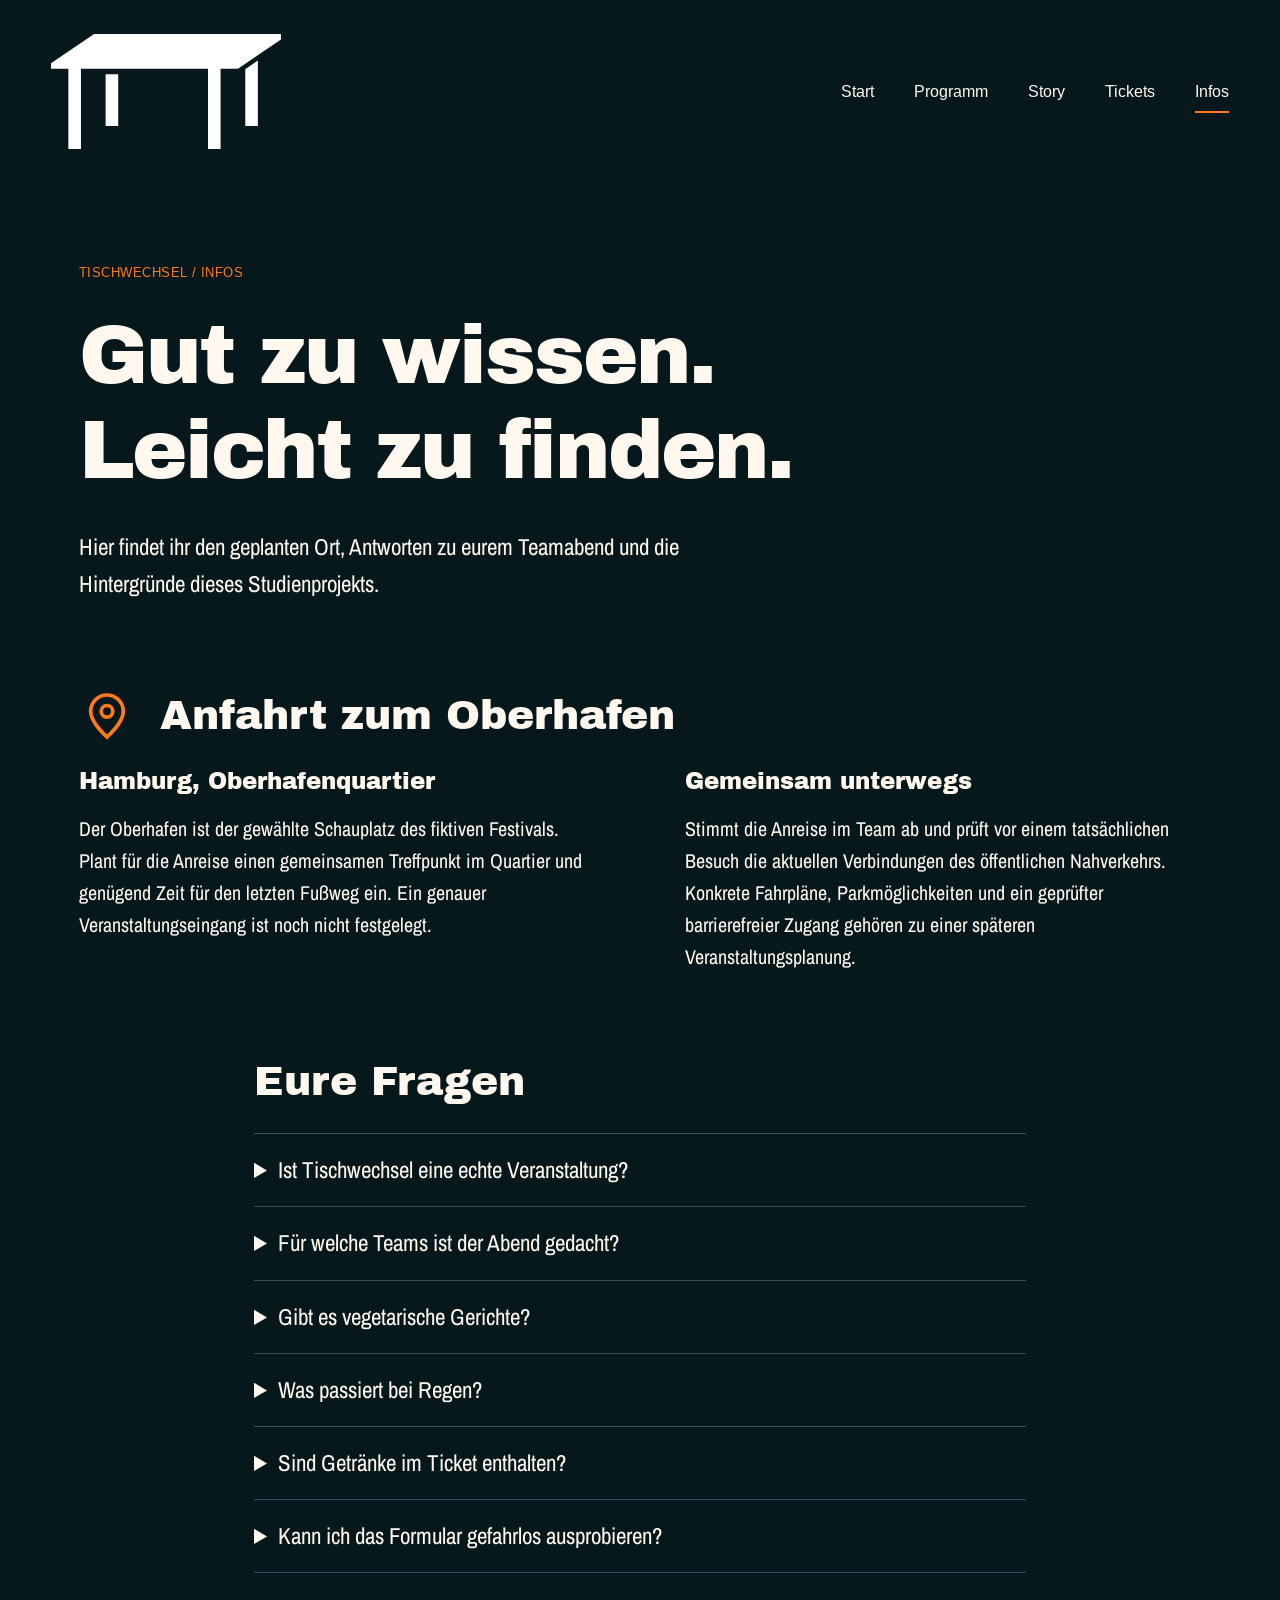
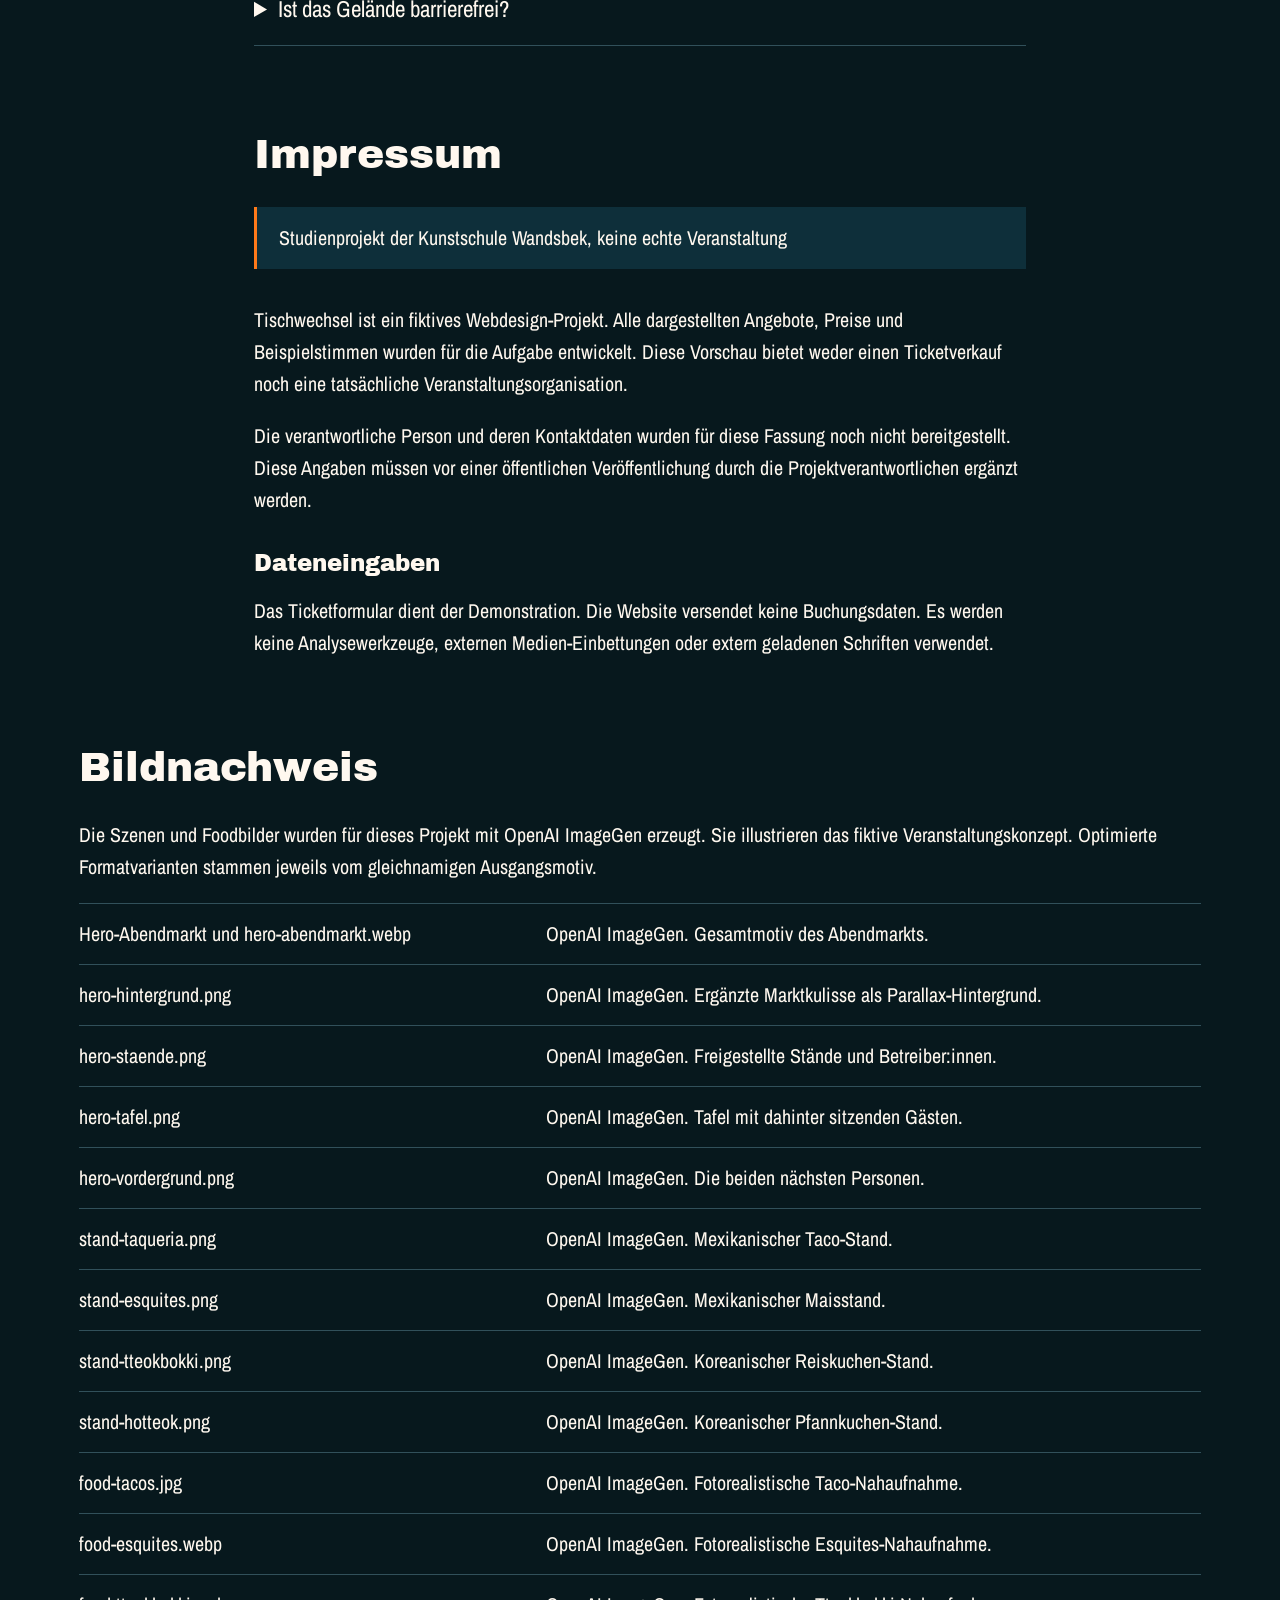
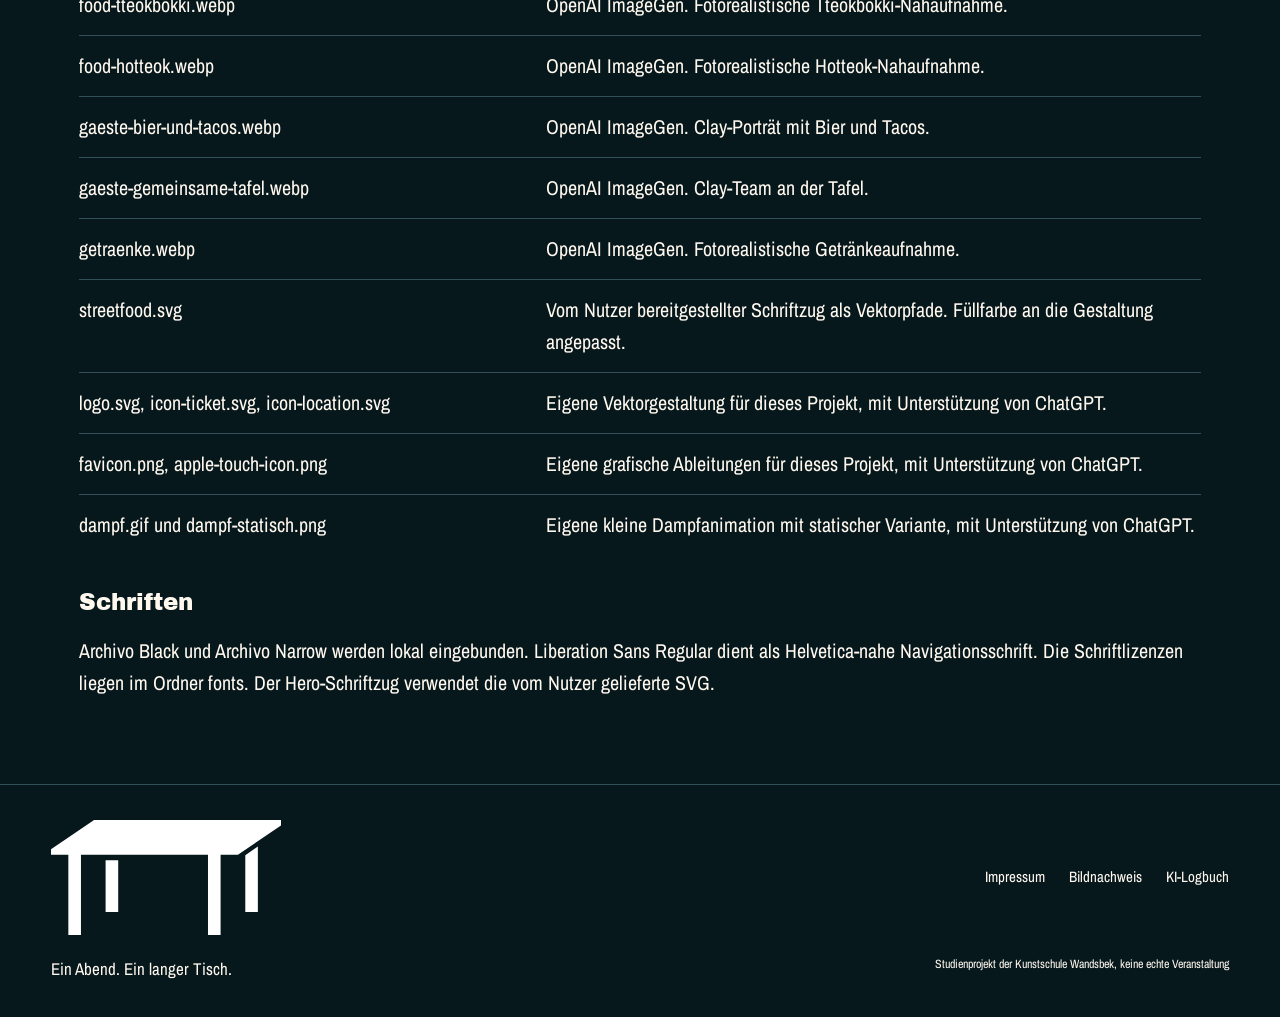
<file: infos.html>
<!doctype html>
<html lang="de"><head><meta charset="utf-8"><meta name="viewport" content="width=device-width,initial-scale=1"><title>Anfahrt und Fragen – Tischwechsel Hamburg</title><meta name="description" content="Alle Informationen zu Anfahrt, Essen und Organisation bei Tischwechsel. Dazu FAQ, Impressum und Bildnachweise des fiktiven Studienprojekts."><link rel="icon" href="images/favicon.png" type="image/png"><link rel="apple-touch-icon" sizes="180x180" href="images/apple-touch-icon.png"><link rel="stylesheet" href="css/style.css"><script src="js/site.js" defer></script></head><body><a class="skip-link" href="#inhalt">Zum Inhalt springen</a><header class="site-header"><a href="index.html" class="brand" aria-label="Tischwechsel – Startseite"><img src="images/logo.svg" alt="Tischwechsel" width="260" height="44" class=""></a><button class="menu-toggle" aria-expanded="false" aria-controls="hauptnavigation" hidden>Menü <span aria-hidden="true">+</span></button><nav id="hauptnavigation" aria-label="Hauptnavigation"><a href="index.html">Start</a><a href="programm.html">Programm</a><a href="story.html">Story</a><a href="tickets.html">Tickets</a><a href="infos.html" aria-current="page">Infos</a></nav></header><main id="inhalt" tabindex="-1"><section class="page-intro"><p class="eyebrow">Tischwechsel / Infos</p><h1>Gut zu wissen.<br>Leicht zu finden.</h1><p>Hier findet ihr den geplanten Ort, Antworten zu eurem Teamabend und die Hintergründe dieses Studienprojekts.</p></section><section class="content-section" id="anfahrt"><div class="info-heading"><img src="images/icon-location.svg" alt="" width="56" height="56" class="" loading="lazy"><h2>Anfahrt zum Oberhafen</h2></div><div class="two-columns"><div><h3>Hamburg, Oberhafenquartier</h3><p>Der Oberhafen ist der gewählte Schauplatz des fiktiven Festivals. Plant für die Anreise einen gemeinsamen Treffpunkt im Quartier und genügend Zeit für den letzten Fußweg ein. Ein genauer Veranstaltungseingang ist noch nicht festgelegt.</p></div><div><h3>Gemeinsam unterwegs</h3><p>Stimmt die Anreise im Team ab und prüft vor einem tatsächlichen Besuch die aktuellen Verbindungen des öffentlichen Nahverkehrs. Konkrete Fahrpläne, Parkmöglichkeiten und ein geprüfter barrierefreier Zugang gehören zu einer späteren Veranstaltungsplanung.</p></div></div></section><section class="content-section narrow" id="faq"><h2>Eure Fragen</h2><details><summary>Ist Tischwechsel eine echte Veranstaltung?</summary><p>Tischwechsel ist ein fiktives Studienprojekt der Kunstschule Wandsbek. Termin, Preise, Programm und Buchungsablauf dienen der Gestaltung dieser Website. Es werden keine Tickets verkauft.</p></details><details><summary>Für welche Teams ist der Abend gedacht?</summary><p>Das Konzept richtet sich an erwachsene Firmen-Teams, die einen gemeinsamen Feierabend verbringen möchten. Die Beispielpakete beginnen bei vier Personen. Das Demoformular lässt Gruppen bis 80 Personen zu.</p></details><details><summary>Gibt es vegetarische Gerichte?</summary><p>Die Taquería ist mit einer Pilzfüllung geplant. Auch weitere Gerichte enthalten pflanzliche Zutaten. Genaue Rezepturen und Angaben zu Allergenen müssten für eine echte Veranstaltung mit den Betreiber:innen abgestimmt werden.</p></details><details><summary>Was passiert bei Regen?</summary><p>Die Standmodelle zeigen überdachte Arbeitsbereiche. Ein vollständig wetterfestes Besucherkonzept ist für dieses Studienprojekt nicht festgelegt. Eine echte Veranstaltung müsste Schutzbereiche und aktuelle Wetterinformationen ergänzen.</p></details><details><summary>Sind Getränke im Ticket enthalten?</summary><p>Das fiktive Paket Lange Tafel enthält zwei Getränke pro Person. Beim Paket Marktrunde werden Getränke separat bestellt. Jeder Stand bietet Softdrinks und Bier aus dem jeweiligen Land an.</p></details><details><summary>Kann ich das Formular gefahrlos ausprobieren?</summary><p>Verwendet Beispieldaten. Die JavaScript-Demo verarbeitet Eingaben nur im Browser und verwirft sie nach dem Abschluss. Es werden keine Buchungsdaten an einen Server übermittelt.</p></details><details><summary>Ist das Gelände barrierefrei?</summary><p>Für das fiktive Event liegt keine geprüfte Geländebegehung vor. Die konkrete Zugänglichkeit von Wegen, Toiletten und Eingängen müsste vor einer echten Buchung geklärt werden. Die Website selbst wird für Tastaturbedienung und verschiedene Bildschirmgrößen ausgelegt.</p></details></section><section class="content-section narrow" id="impressum"><h2>Impressum</h2><p class="notice">Studienprojekt der Kunstschule Wandsbek, keine echte Veranstaltung</p><p>Tischwechsel ist ein fiktives Webdesign-Projekt. Alle dargestellten Angebote, Preise und Beispielstimmen wurden für die Aufgabe entwickelt. Diese Vorschau bietet weder einen Ticketverkauf noch eine tatsächliche Veranstaltungsorganisation.</p><p>Die verantwortliche Person und deren Kontaktdaten wurden für diese Fassung noch nicht bereitgestellt. Diese Angaben müssen vor einer öffentlichen Veröffentlichung durch die Projektverantwortlichen ergänzt werden.</p><h3>Dateneingaben</h3><p>Das Ticketformular dient der Demonstration. Die Website versendet keine Buchungsdaten. Es werden keine Analysewerkzeuge, externen Medien-Einbettungen oder extern geladenen Schriften verwendet.</p></section><section class="content-section" id="bildnachweis"><h2>Bildnachweis</h2><p>Die Szenen und Foodbilder wurden für dieses Projekt mit OpenAI ImageGen erzeugt. Sie illustrieren das fiktive Veranstaltungskonzept. Optimierte Formatvarianten stammen jeweils vom gleichnamigen Ausgangsmotiv.</p><dl class="credits"><div><dt>Hero-Abendmarkt und hero-abendmarkt.webp</dt><dd>OpenAI ImageGen. Gesamtmotiv des Abendmarkts.</dd></div><div><dt>hero-hintergrund.png</dt><dd>OpenAI ImageGen. Ergänzte Marktkulisse als Parallax-Hintergrund.</dd></div><div><dt>hero-staende.png</dt><dd>OpenAI ImageGen. Freigestellte Stände und Betreiber:innen.</dd></div><div><dt>hero-tafel.png</dt><dd>OpenAI ImageGen. Tafel mit dahinter sitzenden Gästen.</dd></div><div><dt>hero-vordergrund.png</dt><dd>OpenAI ImageGen. Die beiden nächsten Personen.</dd></div><div><dt>stand-taqueria.png</dt><dd>OpenAI ImageGen. Mexikanischer Taco-Stand.</dd></div><div><dt>stand-esquites.png</dt><dd>OpenAI ImageGen. Mexikanischer Maisstand.</dd></div><div><dt>stand-tteokbokki.png</dt><dd>OpenAI ImageGen. Koreanischer Reiskuchen-Stand.</dd></div><div><dt>stand-hotteok.png</dt><dd>OpenAI ImageGen. Koreanischer Pfannkuchen-Stand.</dd></div><div><dt>food-tacos.jpg</dt><dd>OpenAI ImageGen. Fotorealistische Taco-Nahaufnahme.</dd></div><div><dt>food-esquites.webp</dt><dd>OpenAI ImageGen. Fotorealistische Esquites-Nahaufnahme.</dd></div><div><dt>food-tteokbokki.webp</dt><dd>OpenAI ImageGen. Fotorealistische Tteokbokki-Nahaufnahme.</dd></div><div><dt>food-hotteok.webp</dt><dd>OpenAI ImageGen. Fotorealistische Hotteok-Nahaufnahme.</dd></div><div><dt>gaeste-bier-und-tacos.webp</dt><dd>OpenAI ImageGen. Clay-Porträt mit Bier und Tacos.</dd></div><div><dt>gaeste-gemeinsame-tafel.webp</dt><dd>OpenAI ImageGen. Clay-Team an der Tafel.</dd></div><div><dt>getraenke.webp</dt><dd>OpenAI ImageGen. Fotorealistische Getränkeaufnahme.</dd></div><div><dt>streetfood.svg</dt><dd>Vom Nutzer bereitgestellter Schriftzug als Vektorpfade. Füllfarbe an die Gestaltung angepasst.</dd></div><div><dt>logo.svg, icon-ticket.svg, icon-location.svg</dt><dd>Eigene Vektorgestaltung für dieses Projekt, mit Unterstützung von ChatGPT.</dd></div><div><dt>favicon.png, apple-touch-icon.png</dt><dd>Eigene grafische Ableitungen für dieses Projekt, mit Unterstützung von ChatGPT.</dd></div><div><dt>dampf.gif und dampf-statisch.png</dt><dd>Eigene kleine Dampfanimation mit statischer Variante, mit Unterstützung von ChatGPT.</dd></div></dl><h3>Schriften</h3><p>Archivo Black und Archivo Narrow werden lokal eingebunden. Liberation Sans Regular dient als Helvetica-nahe Navigationsschrift. Die Schriftlizenzen liegen im Ordner fonts. Der Hero-Schriftzug verwendet die vom Nutzer gelieferte SVG.</p></section></main><footer class="site-footer"><a class="brand" href="index.html"><img src="images/logo.svg" alt="Tischwechsel" width="260" height="44" class="" loading="lazy"> </a><p>Ein Abend. Ein langer Tisch.</p><div><a href="infos.html#impressum">Impressum</a><a href="infos.html#bildnachweis">Bildnachweis</a><a href="logbuch.pdf">KI-Logbuch</a></div><small>Studienprojekt der Kunstschule Wandsbek, keine echte Veranstaltung</small></footer></body></html>
</file>
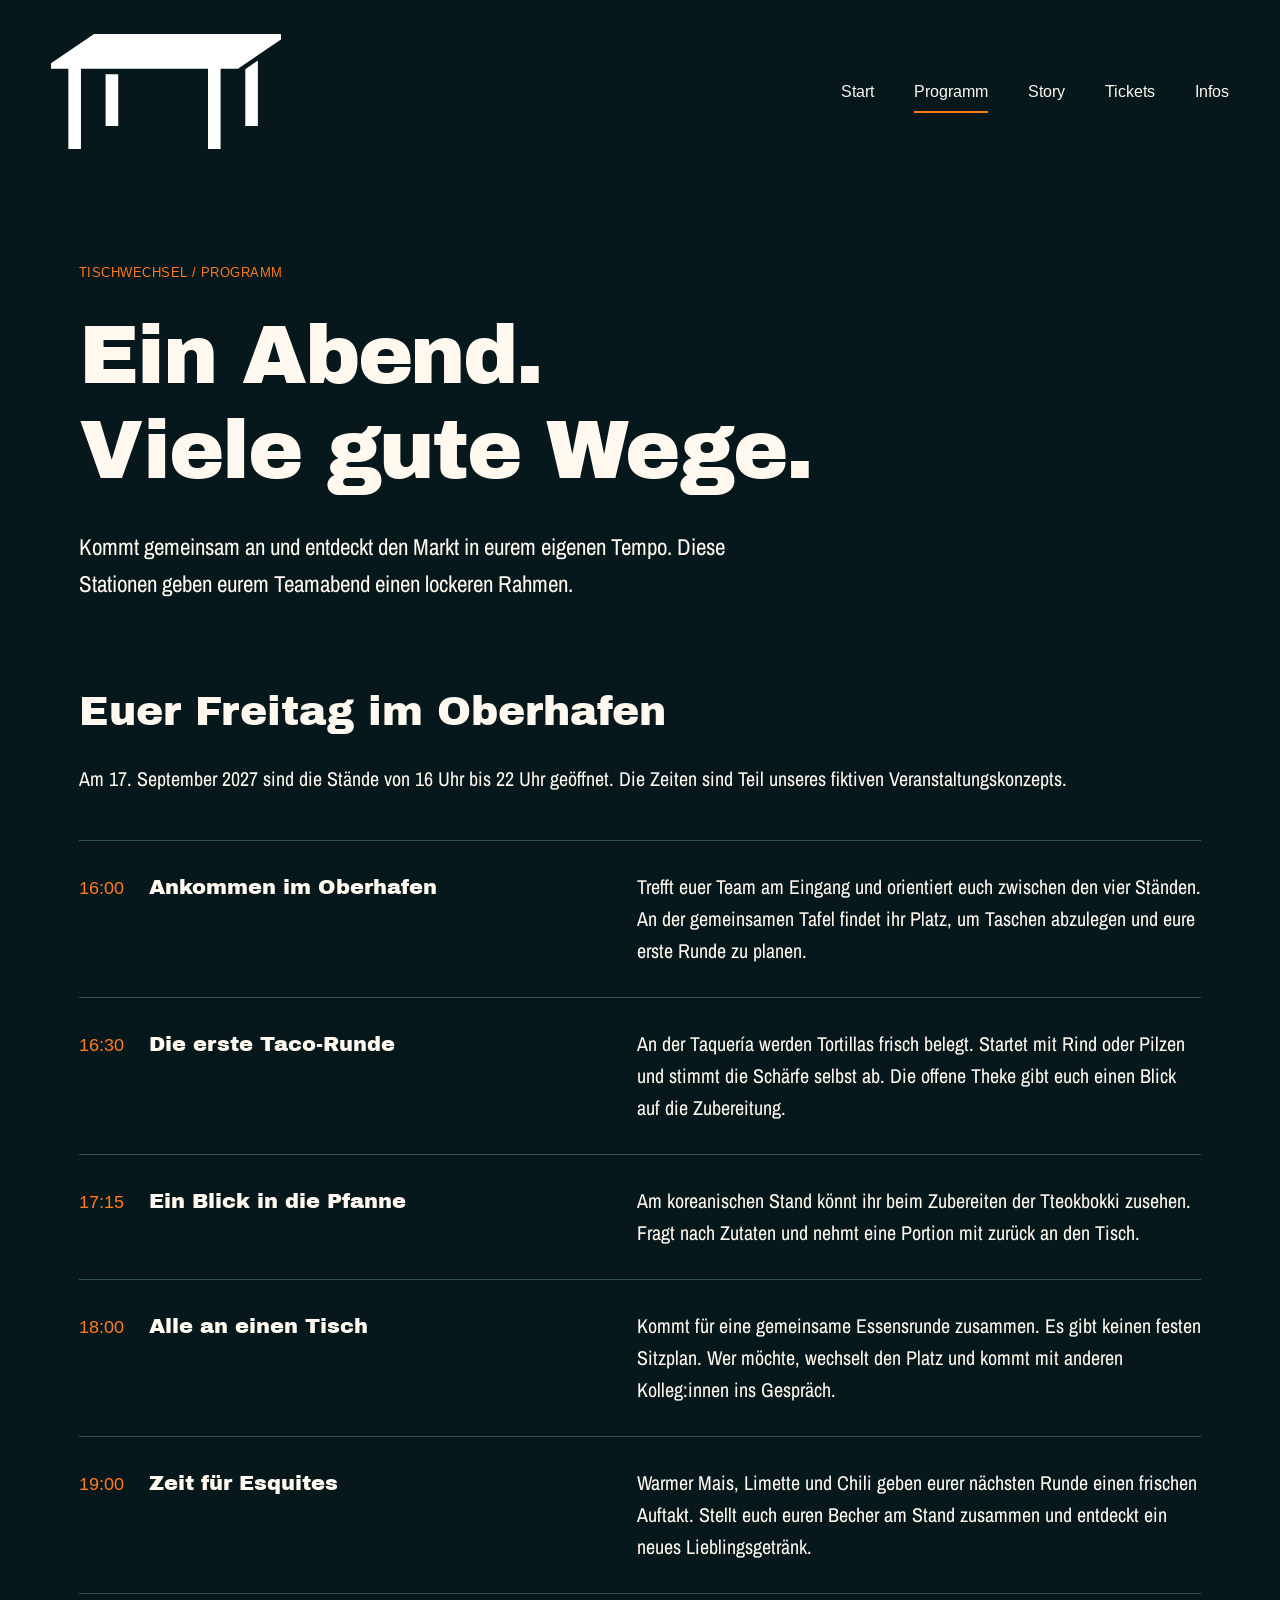
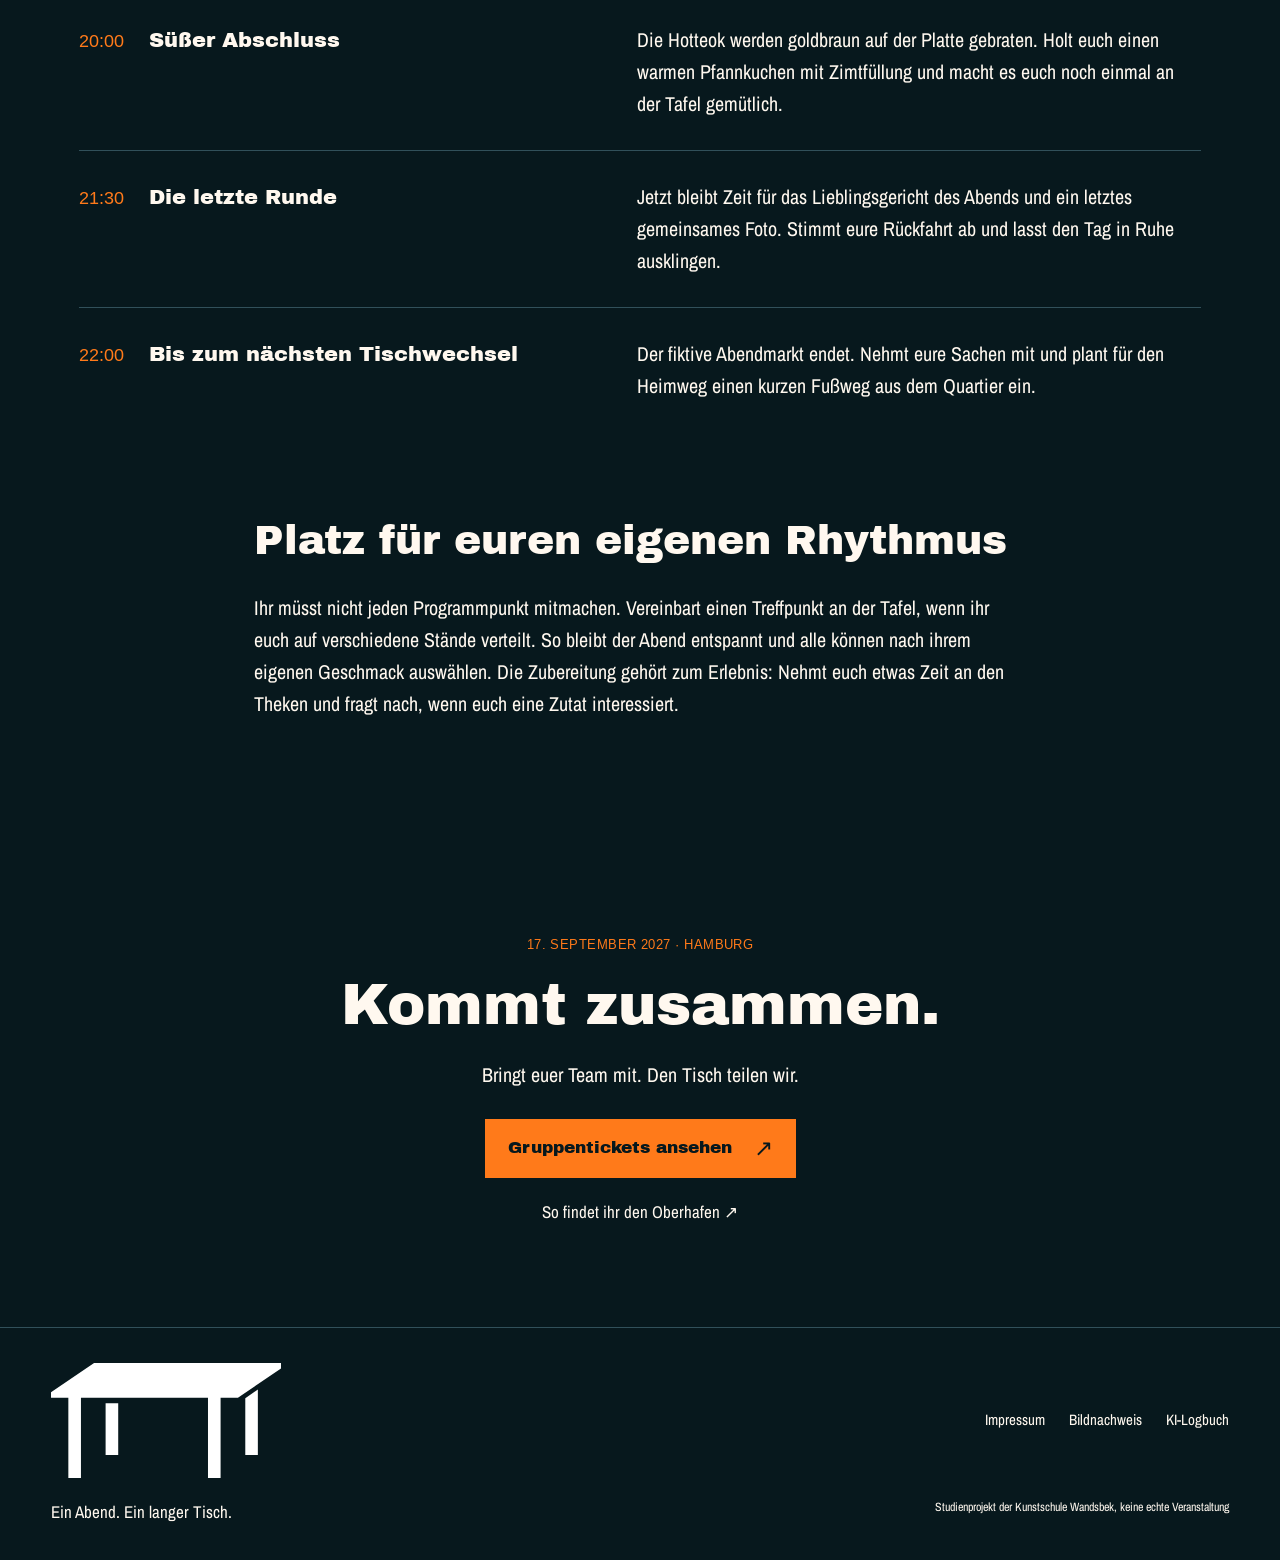
<file: programm.html>
<!doctype html>
<html lang="de"><head><meta charset="utf-8"><meta name="viewport" content="width=device-width,initial-scale=1"><title>Programm – Euer Abend bei Tischwechsel</title><meta name="description" content="Von den ersten Tacos bis zum süßen Hotteok: Entdeckt den Ablauf unseres Streetfood-Abendmarkts für Teams am 17. September 2027 in Hamburg."><link rel="icon" href="images/favicon.png" type="image/png"><link rel="apple-touch-icon" sizes="180x180" href="images/apple-touch-icon.png"><link rel="stylesheet" href="css/style.css"><script src="js/site.js" defer></script></head><body><a class="skip-link" href="#inhalt">Zum Inhalt springen</a><header class="site-header"><a href="index.html" class="brand" aria-label="Tischwechsel – Startseite"><img src="images/logo.svg" alt="Tischwechsel" width="260" height="44" class=""></a><button class="menu-toggle" aria-expanded="false" aria-controls="hauptnavigation" hidden>Menü <span aria-hidden="true">+</span></button><nav id="hauptnavigation" aria-label="Hauptnavigation"><a href="index.html">Start</a><a href="programm.html" aria-current="page">Programm</a><a href="story.html">Story</a><a href="tickets.html">Tickets</a><a href="infos.html">Infos</a></nav></header><main id="inhalt" tabindex="-1"><section class="page-intro"><p class="eyebrow">Tischwechsel / Programm</p><h1>Ein Abend.<br>Viele gute Wege.</h1><p>Kommt gemeinsam an und entdeckt den Markt in eurem eigenen Tempo. Diese Stationen geben eurem Teamabend einen lockeren Rahmen.</p></section><section class="content-section"><h2>Euer Freitag im Oberhafen</h2><p>Am <time datetime="2027-09-17">17. September 2027</time> sind die Stände von <time datetime="2027-09-17T16:00">16 Uhr</time> bis <time datetime="2027-09-17T22:00">22 Uhr</time> geöffnet. Die Zeiten sind Teil unseres fiktiven Veranstaltungskonzepts.</p><dl class="schedule"><div><dt><time datetime="2027-09-17T16:00">16:00</time><span>Ankommen im Oberhafen</span></dt><dd>Trefft euer Team am Eingang und orientiert euch zwischen den vier Ständen. An der gemeinsamen Tafel findet ihr Platz, um Taschen abzulegen und eure erste Runde zu planen.</dd></div><div><dt><time datetime="2027-09-17T16:30">16:30</time><span>Die erste Taco-Runde</span></dt><dd>An der Taquería werden Tortillas frisch belegt. Startet mit Rind oder Pilzen und stimmt die Schärfe selbst ab. Die offene Theke gibt euch einen Blick auf die Zubereitung.</dd></div><div><dt><time datetime="2027-09-17T17:15">17:15</time><span>Ein Blick in die Pfanne</span></dt><dd>Am koreanischen Stand könnt ihr beim Zubereiten der Tteokbokki zusehen. Fragt nach Zutaten und nehmt eine Portion mit zurück an den Tisch.</dd></div><div><dt><time datetime="2027-09-17T18:00">18:00</time><span>Alle an einen Tisch</span></dt><dd>Kommt für eine gemeinsame Essensrunde zusammen. Es gibt keinen festen Sitzplan. Wer möchte, wechselt den Platz und kommt mit anderen Kolleg:innen ins Gespräch.</dd></div><div><dt><time datetime="2027-09-17T19:00">19:00</time><span>Zeit für Esquites</span></dt><dd>Warmer Mais, Limette und Chili geben eurer nächsten Runde einen frischen Auftakt. Stellt euch euren Becher am Stand zusammen und entdeckt ein neues Lieblingsgetränk.</dd></div><div><dt><time datetime="2027-09-17T20:00">20:00</time><span>Süßer Abschluss</span></dt><dd>Die Hotteok werden goldbraun auf der Platte gebraten. Holt euch einen warmen Pfannkuchen mit Zimtfüllung und macht es euch noch einmal an der Tafel gemütlich.</dd></div><div><dt><time datetime="2027-09-17T21:30">21:30</time><span>Die letzte Runde</span></dt><dd>Jetzt bleibt Zeit für das Lieblingsgericht des Abends und ein letztes gemeinsames Foto. Stimmt eure Rückfahrt ab und lasst den Tag in Ruhe ausklingen.</dd></div><div><dt><time datetime="2027-09-17T22:00">22:00</time><span>Bis zum nächsten Tischwechsel</span></dt><dd>Der fiktive Abendmarkt endet. Nehmt eure Sachen mit und plant für den Heimweg einen kurzen Fußweg aus dem Quartier ein.</dd></div></dl></section><section class="content-section narrow"><h2>Platz für euren eigenen Rhythmus</h2><p>Ihr müsst nicht jeden Programmpunkt mitmachen. Vereinbart einen Treffpunkt an der Tafel, wenn ihr euch auf verschiedene Stände verteilt. So bleibt der Abend entspannt und alle können nach ihrem eigenen Geschmack auswählen. Die Zubereitung gehört zum Erlebnis: Nehmt euch etwas Zeit an den Theken und fragt nach, wenn euch eine Zutat interessiert.</p></section><section class="closing"><p class="eyebrow">17. September 2027 · Hamburg</p><h2>Kommt zusammen.</h2><p>Bringt euer Team mit. Den Tisch teilen wir.</p><a class="button" href="tickets.html">Gruppentickets ansehen<span aria-hidden="true">↗</span></a><a class="text-link" href="infos.html#anfahrt">So findet ihr den Oberhafen ↗</a></section></main><footer class="site-footer"><a class="brand" href="index.html"><img src="images/logo.svg" alt="Tischwechsel" width="260" height="44" class="" loading="lazy"> </a><p>Ein Abend. Ein langer Tisch.</p><div><a href="infos.html#impressum">Impressum</a><a href="infos.html#bildnachweis">Bildnachweis</a><a href="logbuch.pdf">KI-Logbuch</a></div><small>Studienprojekt der Kunstschule Wandsbek, keine echte Veranstaltung</small></footer></body></html>
</file>
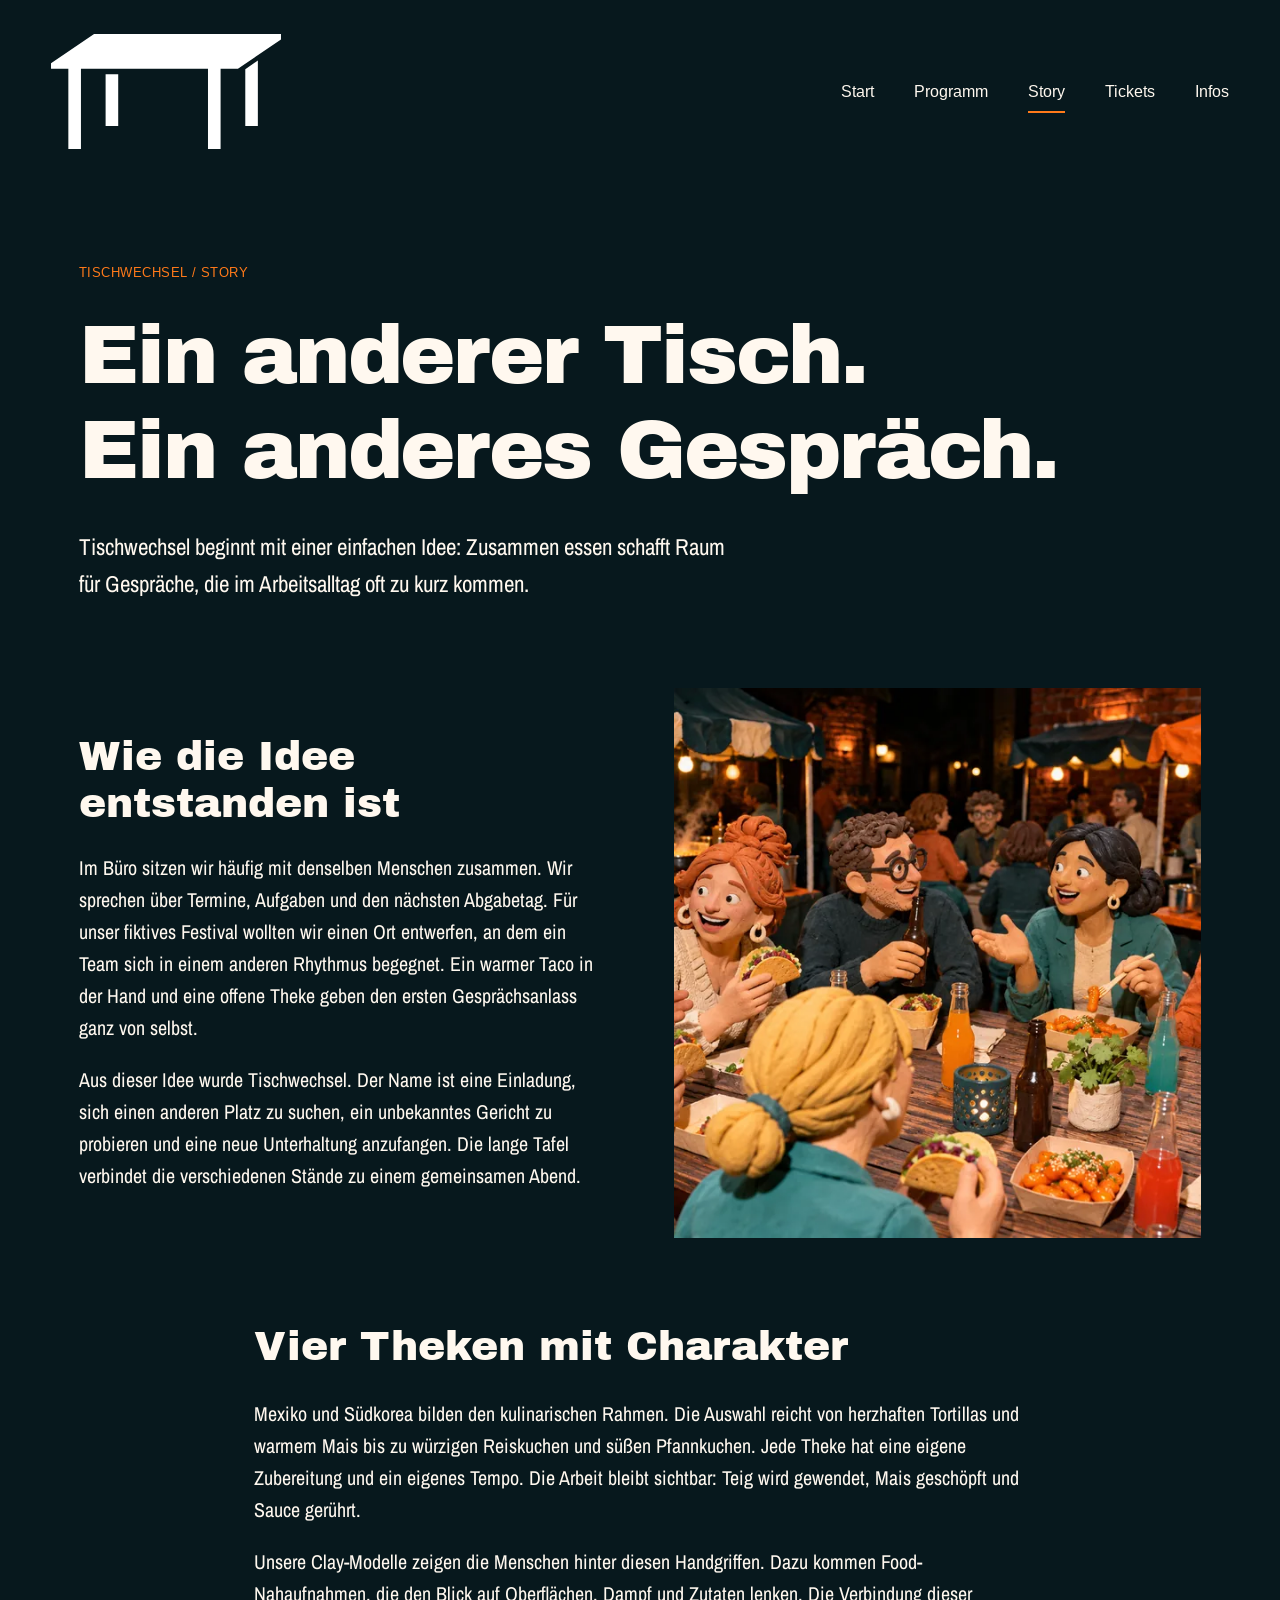
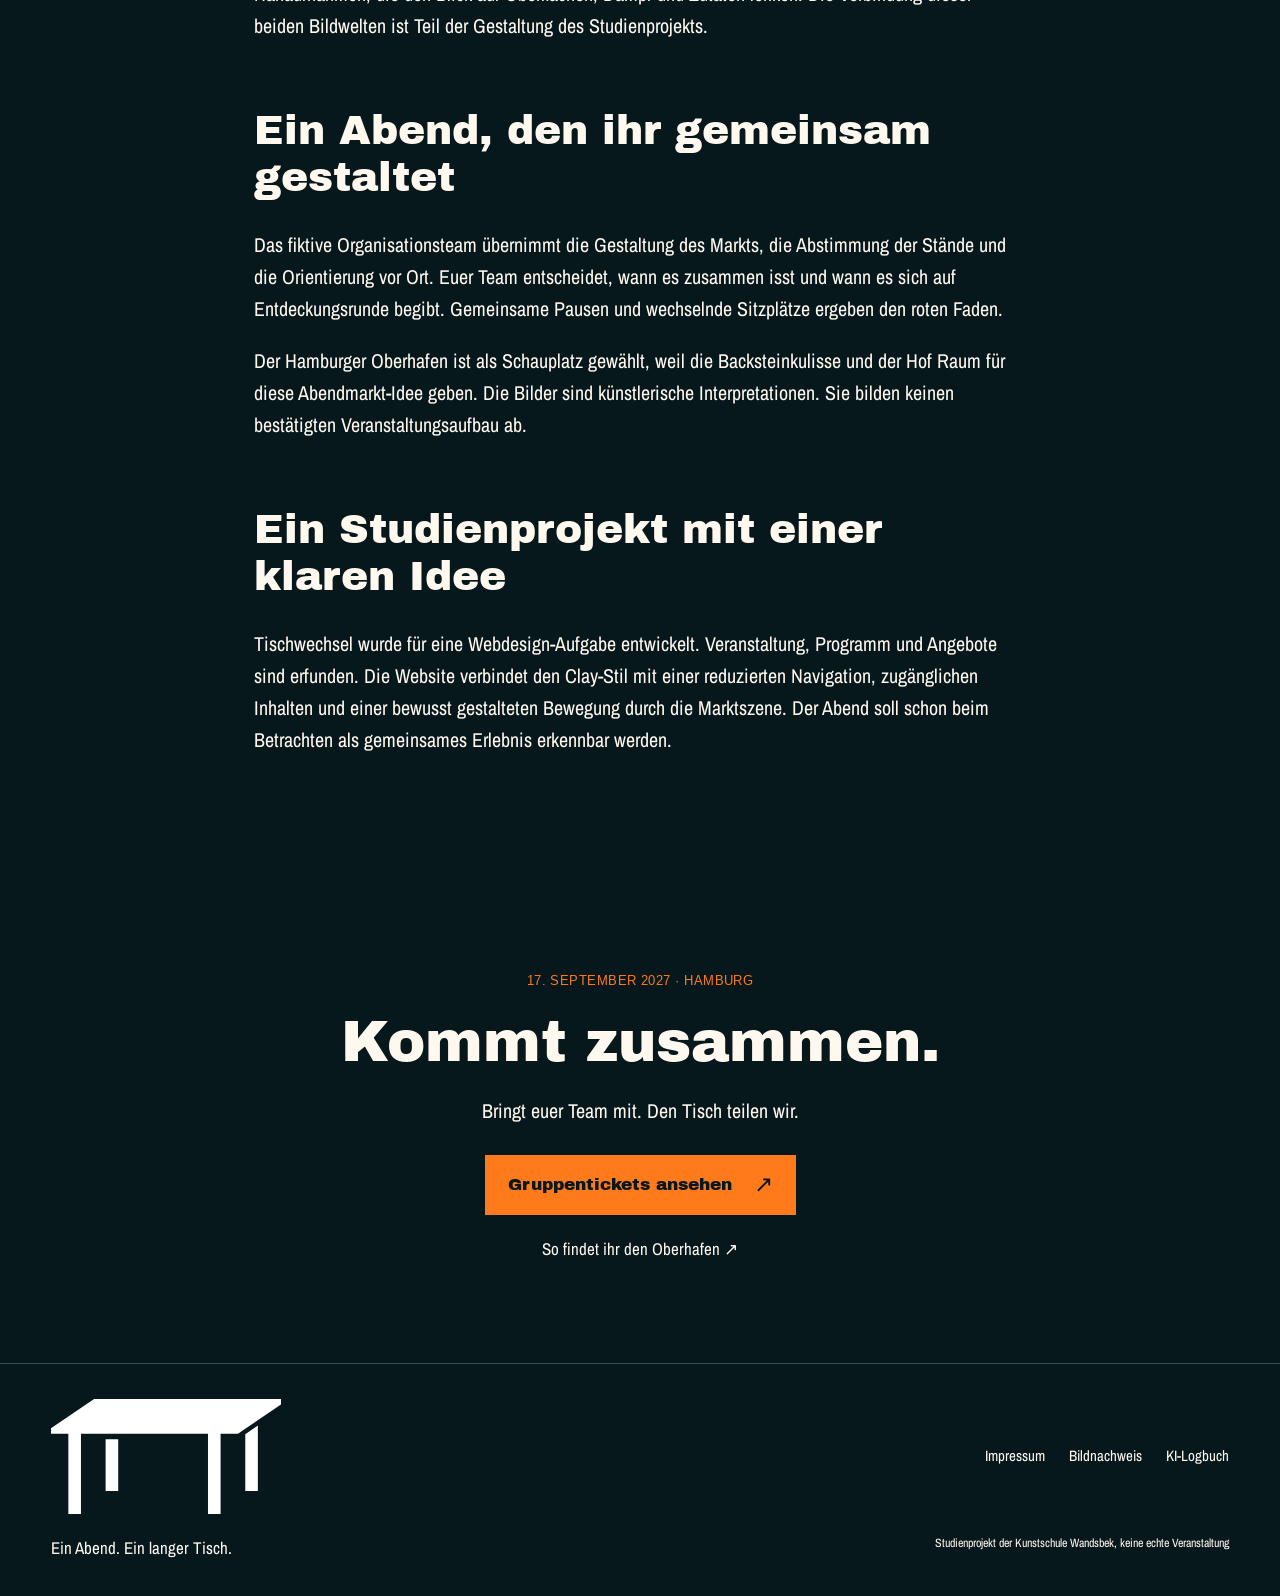
<file: story.html>
<!doctype html>
<html lang="de"><head><meta charset="utf-8"><meta name="viewport" content="width=device-width,initial-scale=1"><title>Unsere Story – Gemeinsam an einem Tisch</title><meta name="description" content="Warum Tischwechsel Menschen an eine lange Tafel bringt: die Geschichte unseres fiktiven Streetfood-Abendmarkts mit Mexiko und Südkorea."><link rel="icon" href="images/favicon.png" type="image/png"><link rel="apple-touch-icon" sizes="180x180" href="images/apple-touch-icon.png"><link rel="stylesheet" href="css/style.css"><script src="js/site.js" defer></script></head><body><a class="skip-link" href="#inhalt">Zum Inhalt springen</a><header class="site-header"><a href="index.html" class="brand" aria-label="Tischwechsel – Startseite"><img src="images/logo.svg" alt="Tischwechsel" width="260" height="44" class=""></a><button class="menu-toggle" aria-expanded="false" aria-controls="hauptnavigation" hidden>Menü <span aria-hidden="true">+</span></button><nav id="hauptnavigation" aria-label="Hauptnavigation"><a href="index.html">Start</a><a href="programm.html">Programm</a><a href="story.html" aria-current="page">Story</a><a href="tickets.html">Tickets</a><a href="infos.html">Infos</a></nav></header><main id="inhalt" tabindex="-1"><section class="page-intro"><p class="eyebrow">Tischwechsel / Story</p><h1>Ein anderer Tisch.<br>Ein anderes Gespräch.</h1><p>Tischwechsel beginnt mit einer einfachen Idee: Zusammen essen schafft Raum für Gespräche, die im Arbeitsalltag oft zu kurz kommen.</p></section><section class="story-split"><div><h2>Wie die Idee entstanden ist</h2><p>Im Büro sitzen wir häufig mit denselben Menschen zusammen. Wir sprechen über Termine, Aufgaben und den nächsten Abgabetag. Für unser fiktives Festival wollten wir einen Ort entwerfen, an dem ein Team sich in einem anderen Rhythmus begegnet. Ein warmer Taco in der Hand und eine offene Theke geben den ersten Gesprächsanlass ganz von selbst.</p><p>Aus dieser Idee wurde Tischwechsel. Der Name ist eine Einladung, sich einen anderen Platz zu suchen, ein unbekanntes Gericht zu probieren und eine neue Unterhaltung anzufangen. Die lange Tafel verbindet die verschiedenen Stände zu einem gemeinsamen Abend.</p></div><img src="images/gaeste-gemeinsame-tafel.webp" alt="Clay-Team beim gemeinsamen Essen an der langen Tafel" width="1200" height="800" class="" loading="lazy"></section><section class="content-section narrow"><h2>Vier Theken mit Charakter</h2><p>Mexiko und Südkorea bilden den kulinarischen Rahmen. Die Auswahl reicht von herzhaften Tortillas und warmem Mais bis zu würzigen Reiskuchen und süßen Pfannkuchen. Jede Theke hat eine eigene Zubereitung und ein eigenes Tempo. Die Arbeit bleibt sichtbar: Teig wird gewendet, Mais geschöpft und Sauce gerührt.</p><p>Unsere Clay-Modelle zeigen die Menschen hinter diesen Handgriffen. Dazu kommen Food-Nahaufnahmen, die den Blick auf Oberflächen, Dampf und Zutaten lenken. Die Verbindung dieser beiden Bildwelten ist Teil der Gestaltung des Studienprojekts.</p><h2>Ein Abend, den ihr gemeinsam gestaltet</h2><p>Das fiktive Organisationsteam übernimmt die Gestaltung des Markts, die Abstimmung der Stände und die Orientierung vor Ort. Euer Team entscheidet, wann es zusammen isst und wann es sich auf Entdeckungsrunde begibt. Gemeinsame Pausen und wechselnde Sitzplätze ergeben den roten Faden.</p><p>Der Hamburger Oberhafen ist als Schauplatz gewählt, weil die Backsteinkulisse und der Hof Raum für diese Abendmarkt-Idee geben. Die Bilder sind künstlerische Interpretationen. Sie bilden keinen bestätigten Veranstaltungsaufbau ab.</p><h2>Ein Studienprojekt mit einer klaren Idee</h2><p>Tischwechsel wurde für eine Webdesign-Aufgabe entwickelt. Veranstaltung, Programm und Angebote sind erfunden. Die Website verbindet den Clay-Stil mit einer reduzierten Navigation, zugänglichen Inhalten und einer bewusst gestalteten Bewegung durch die Marktszene. Der Abend soll schon beim Betrachten als gemeinsames Erlebnis erkennbar werden.</p></section><section class="closing"><p class="eyebrow">17. September 2027 · Hamburg</p><h2>Kommt zusammen.</h2><p>Bringt euer Team mit. Den Tisch teilen wir.</p><a class="button" href="tickets.html">Gruppentickets ansehen<span aria-hidden="true">↗</span></a><a class="text-link" href="infos.html#anfahrt">So findet ihr den Oberhafen ↗</a></section></main><footer class="site-footer"><a class="brand" href="index.html"><img src="images/logo.svg" alt="Tischwechsel" width="260" height="44" class="" loading="lazy"> </a><p>Ein Abend. Ein langer Tisch.</p><div><a href="infos.html#impressum">Impressum</a><a href="infos.html#bildnachweis">Bildnachweis</a><a href="logbuch.pdf">KI-Logbuch</a></div><small>Studienprojekt der Kunstschule Wandsbek, keine echte Veranstaltung</small></footer></body></html>
</file>
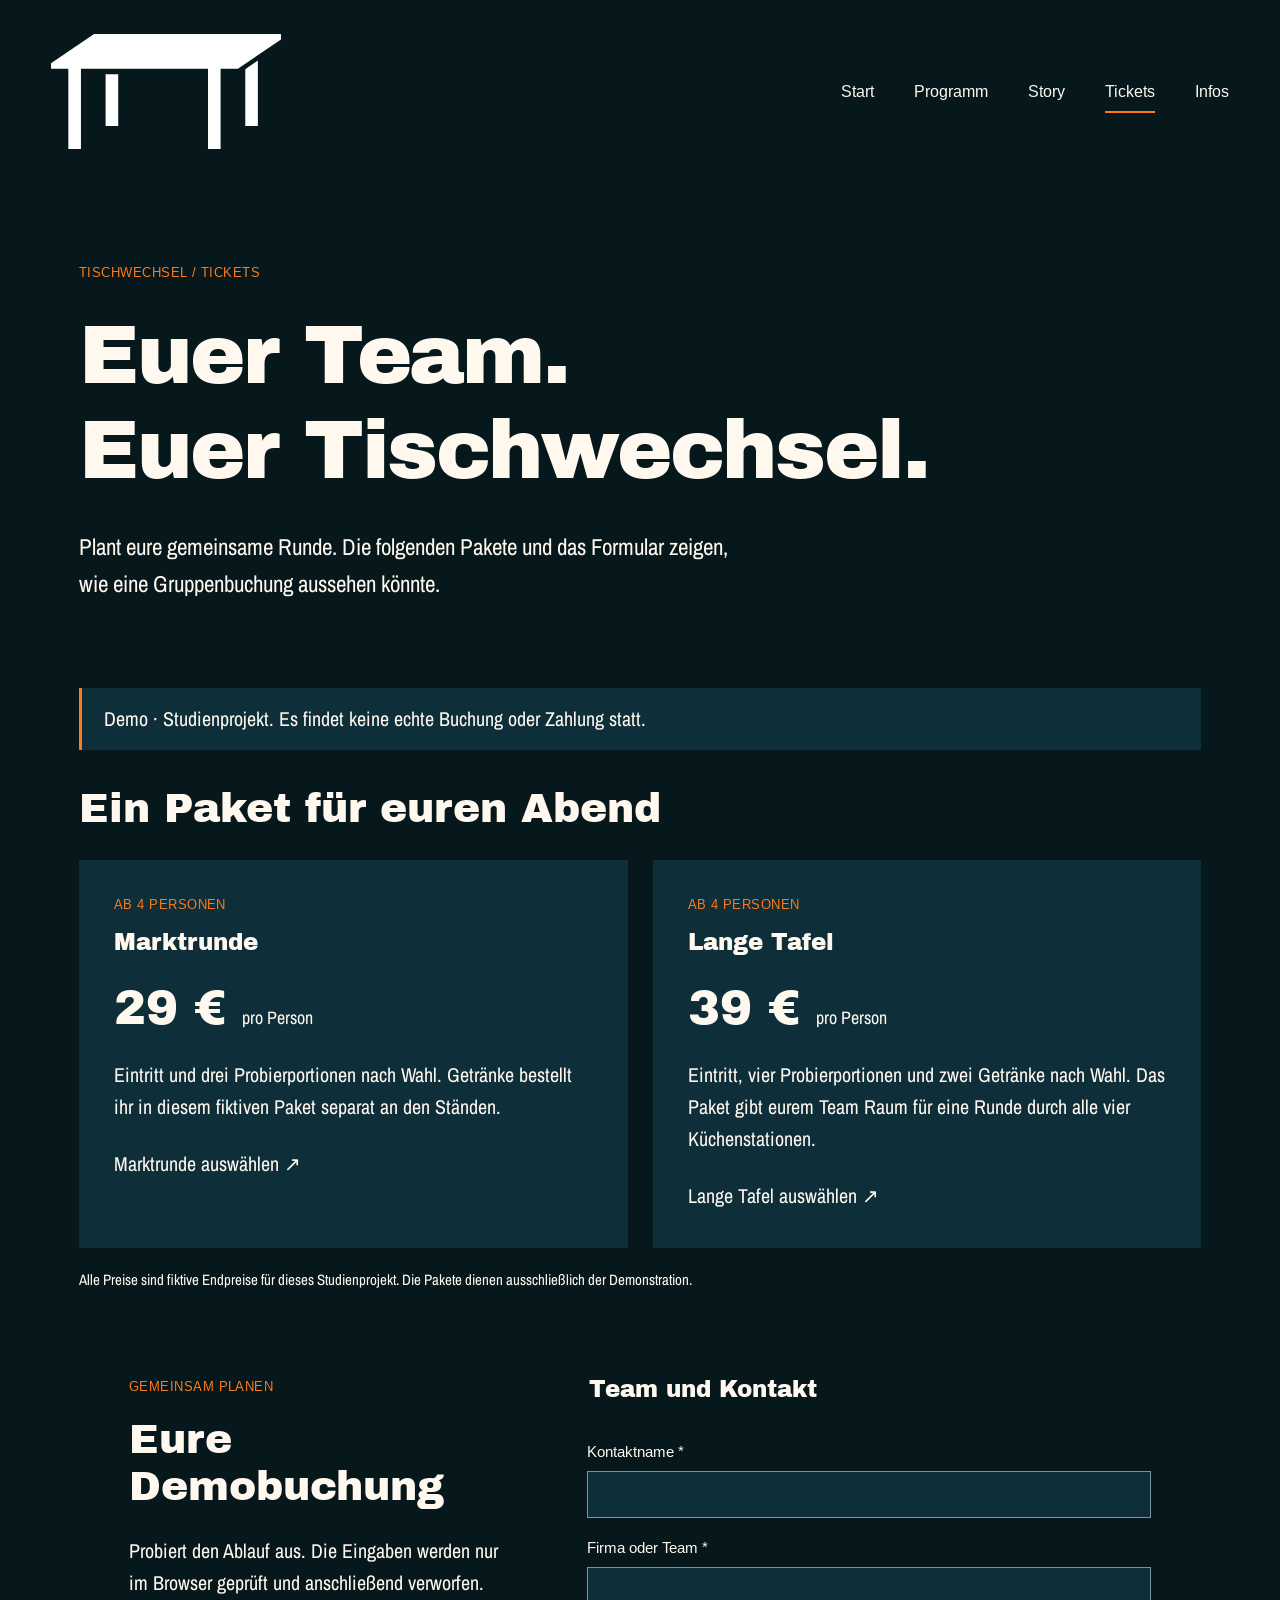
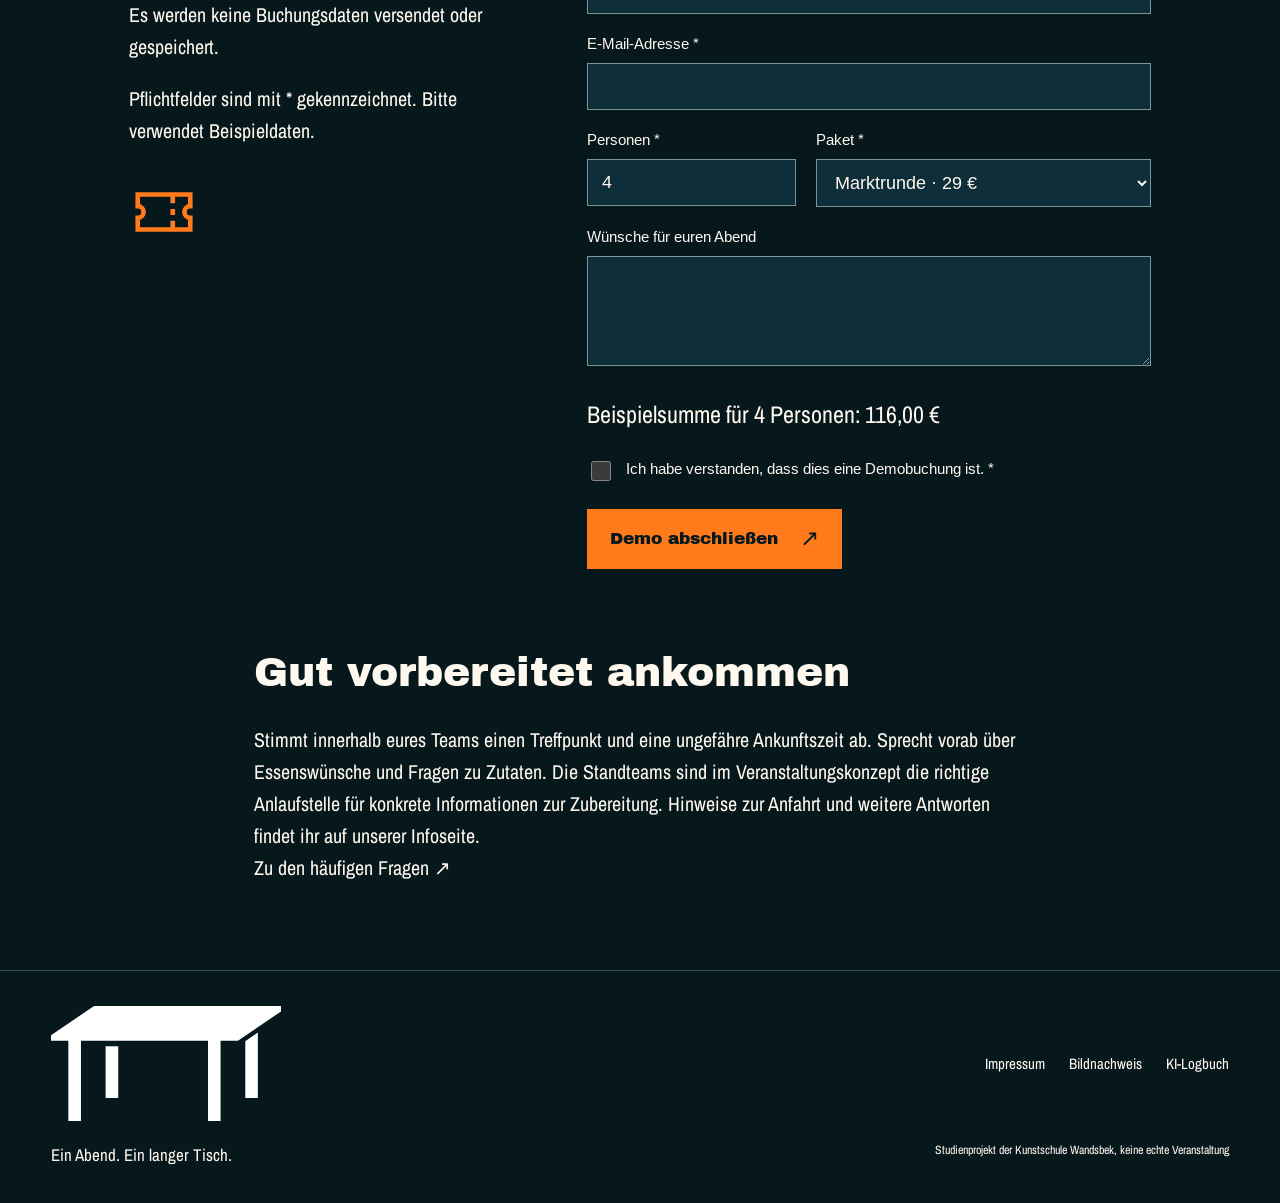
<file: tickets.html>
<!doctype html>
<html lang="de"><head><meta charset="utf-8"><meta name="viewport" content="width=device-width,initial-scale=1"><title>Gruppentickets – Tischwechsel Hamburg</title><meta name="description" content="Plant euren Teamabend im Oberhafen. Vergleicht die fiktiven Ticketpakete und probiert das Demoformular für Tischwechsel am 17. September 2027 aus."><link rel="icon" href="images/favicon.png" type="image/png"><link rel="apple-touch-icon" sizes="180x180" href="images/apple-touch-icon.png"><link rel="stylesheet" href="css/style.css"><script src="js/site.js" defer></script></head><body><a class="skip-link" href="#inhalt">Zum Inhalt springen</a><header class="site-header"><a href="index.html" class="brand" aria-label="Tischwechsel – Startseite"><img src="images/logo.svg" alt="Tischwechsel" width="260" height="44" class=""></a><button class="menu-toggle" aria-expanded="false" aria-controls="hauptnavigation" hidden>Menü <span aria-hidden="true">+</span></button><nav id="hauptnavigation" aria-label="Hauptnavigation"><a href="index.html">Start</a><a href="programm.html">Programm</a><a href="story.html">Story</a><a href="tickets.html" aria-current="page">Tickets</a><a href="infos.html">Infos</a></nav></header><main id="inhalt" tabindex="-1"><section class="page-intro"><p class="eyebrow">Tischwechsel / Tickets</p><h1>Euer Team.<br>Euer Tischwechsel.</h1><p>Plant eure gemeinsame Runde. Die folgenden Pakete und das Formular zeigen, wie eine Gruppenbuchung aussehen könnte.</p></section><section class="content-section"><p class="notice">Demo · Studienprojekt. Es findet keine echte Buchung oder Zahlung statt.</p><h2>Ein Paket für euren Abend</h2><div class="price-grid"><article><p class="eyebrow">Ab 4 Personen</p><h3>Marktrunde</h3><p class="price">29 € <small>pro Person</small></p><p>Eintritt und drei Probierportionen nach Wahl. Getränke bestellt ihr in diesem fiktiven Paket separat an den Ständen.</p><a href="#formular" class="text-link">Marktrunde auswählen ↗</a></article><article><p class="eyebrow">Ab 4 Personen</p><h3>Lange Tafel</h3><p class="price">39 € <small>pro Person</small></p><p>Eintritt, vier Probierportionen und zwei Getränke nach Wahl. Das Paket gibt eurem Team Raum für eine Runde durch alle vier Küchenstationen.</p><a href="#formular" class="text-link">Lange Tafel auswählen ↗</a></article></div><p class="small">Alle Preise sind fiktive Endpreise für dieses Studienprojekt. Die Pakete dienen ausschließlich der Demonstration.</p></section><section class="form-section" id="formular"><div><p class="eyebrow">Gemeinsam planen</p><h2>Eure Demobuchung</h2><p>Probiert den Ablauf aus. Die Eingaben werden nur im Browser geprüft und anschließend verworfen. Es werden keine Buchungsdaten versendet oder gespeichert.</p><p>Pflichtfelder sind mit * gekennzeichnet. Bitte verwendet Beispieldaten.</p><img src="images/icon-ticket.svg" alt="" width="90" height="90" class="" loading="lazy"></div><form id="ticket-form" action="tickets.html#formular" method="get"><fieldset><legend>Team und Kontakt</legend><label for="contact">Kontaktname *</label><input id="contact" type="text" autocomplete="off" required maxlength="80"><label for="company">Firma oder Team *</label><input id="company" type="text" required maxlength="100"><label for="email">E-Mail-Adresse *</label><input id="email" type="email" required autocomplete="off"><div class="form-row"><div><label for="people">Personen *</label><input id="people" type="number" min="4" max="80" value="4" required></div><div><label for="package">Paket *</label><select id="package" required><option value="29">Marktrunde · 29 €</option><option value="39">Lange Tafel · 39 €</option></select></div></div><label for="message">Wünsche für euren Abend</label><textarea id="message" rows="4" maxlength="500"></textarea></fieldset><p id="total" class="total" aria-live="polite">Beispielsumme für 4 Personen: 116 €</p><label class="checkbox"><input id="demo-consent" type="checkbox" required>Ich habe verstanden, dass dies eine Demobuchung ist. *</label><button class="button" type="submit">Demo abschließen <span aria-hidden="true">↗</span></button><p id="form-status" role="status" tabindex="-1"></p><noscript><p>Ohne JavaScript prüft der Browser die Pflichtfelder. Der Button lädt diese Demoseite erneut. Eingaben werden nicht übertragen, es entsteht keine Buchung.</p></noscript></form></section><section class="content-section narrow"><h2>Gut vorbereitet ankommen</h2><p>Stimmt innerhalb eures Teams einen Treffpunkt und eine ungefähre Ankunftszeit ab. Sprecht vorab über Essenswünsche und Fragen zu Zutaten. Die Standteams sind im Veranstaltungskonzept die richtige Anlaufstelle für konkrete Informationen zur Zubereitung. Hinweise zur Anfahrt und weitere Antworten findet ihr auf unserer Infoseite.</p><a href="infos.html#faq" class="text-link">Zu den häufigen Fragen ↗</a></section></main><footer class="site-footer"><a class="brand" href="index.html"><img src="images/logo.svg" alt="Tischwechsel" width="260" height="44" class="" loading="lazy"> </a><p>Ein Abend. Ein langer Tisch.</p><div><a href="infos.html#impressum">Impressum</a><a href="infos.html#bildnachweis">Bildnachweis</a><a href="logbuch.pdf">KI-Logbuch</a></div><small>Studienprojekt der Kunstschule Wandsbek, keine echte Veranstaltung</small></footer></body></html>
</file>
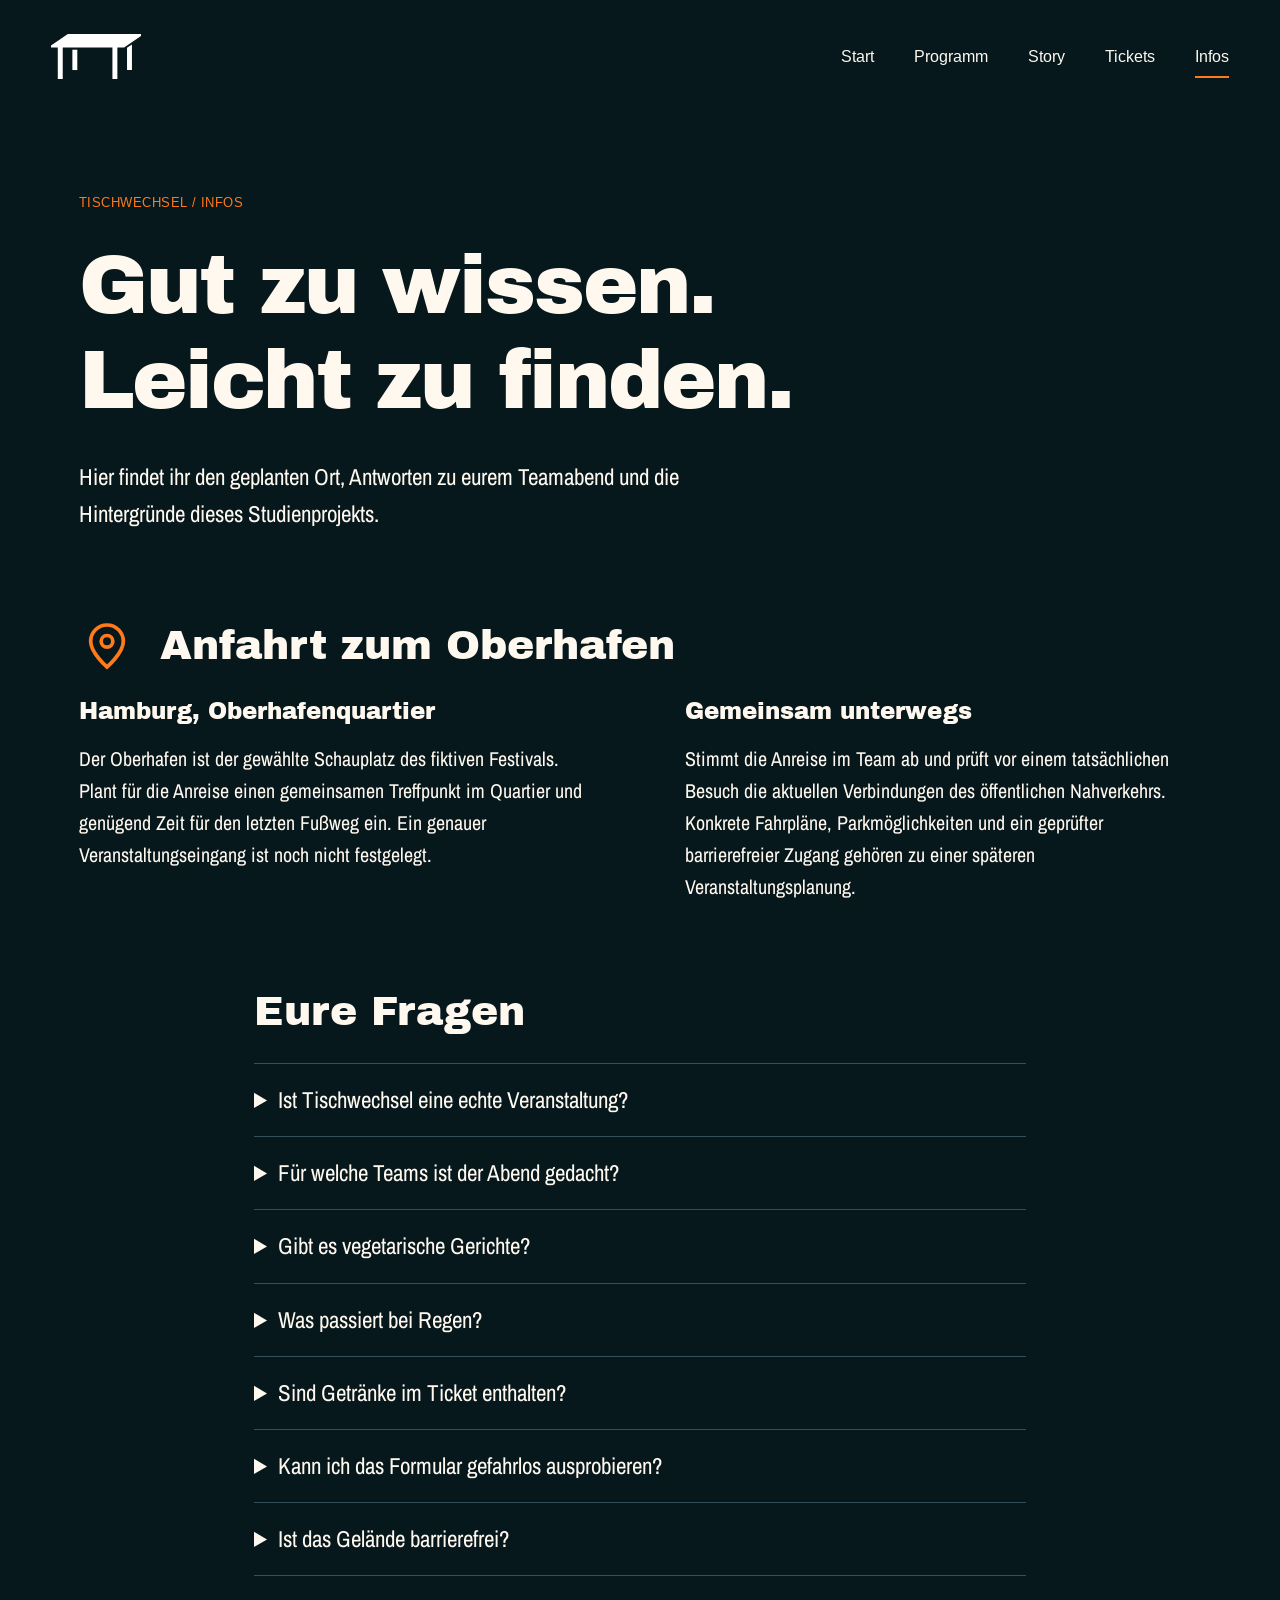
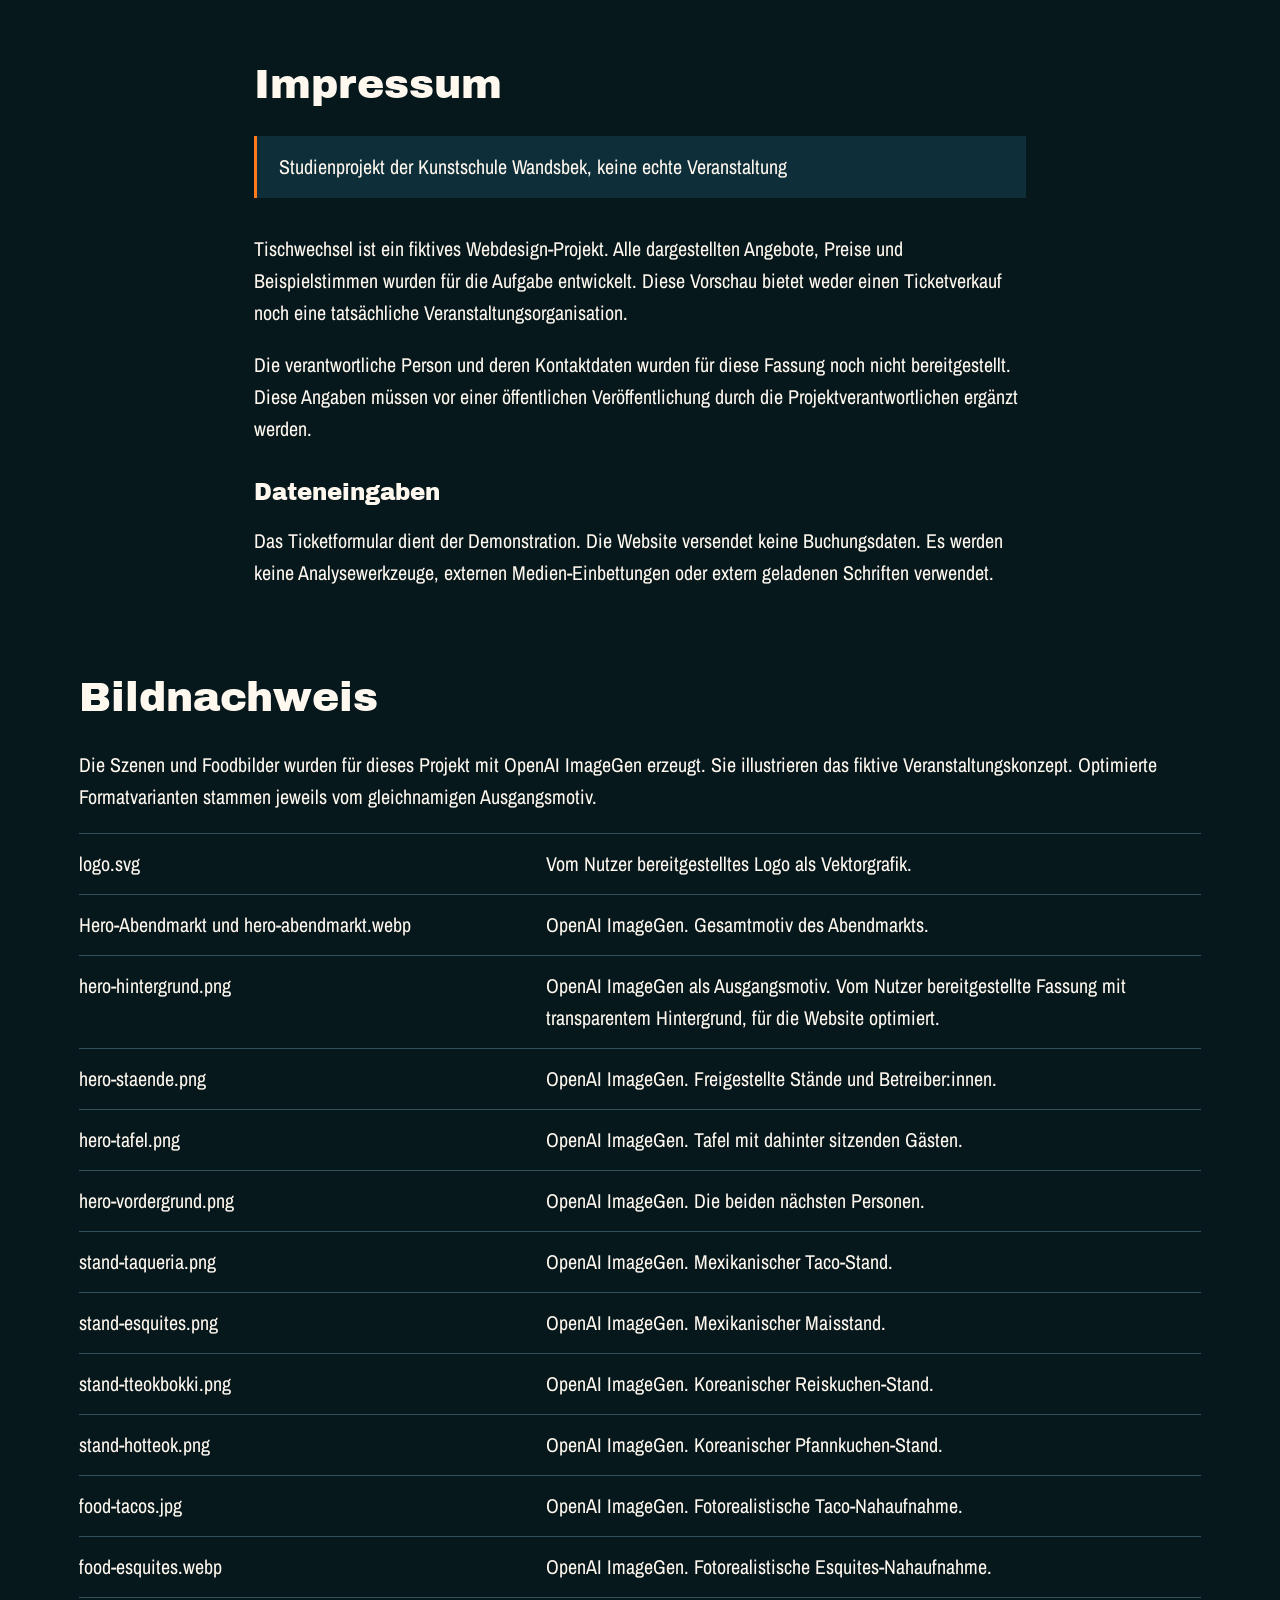
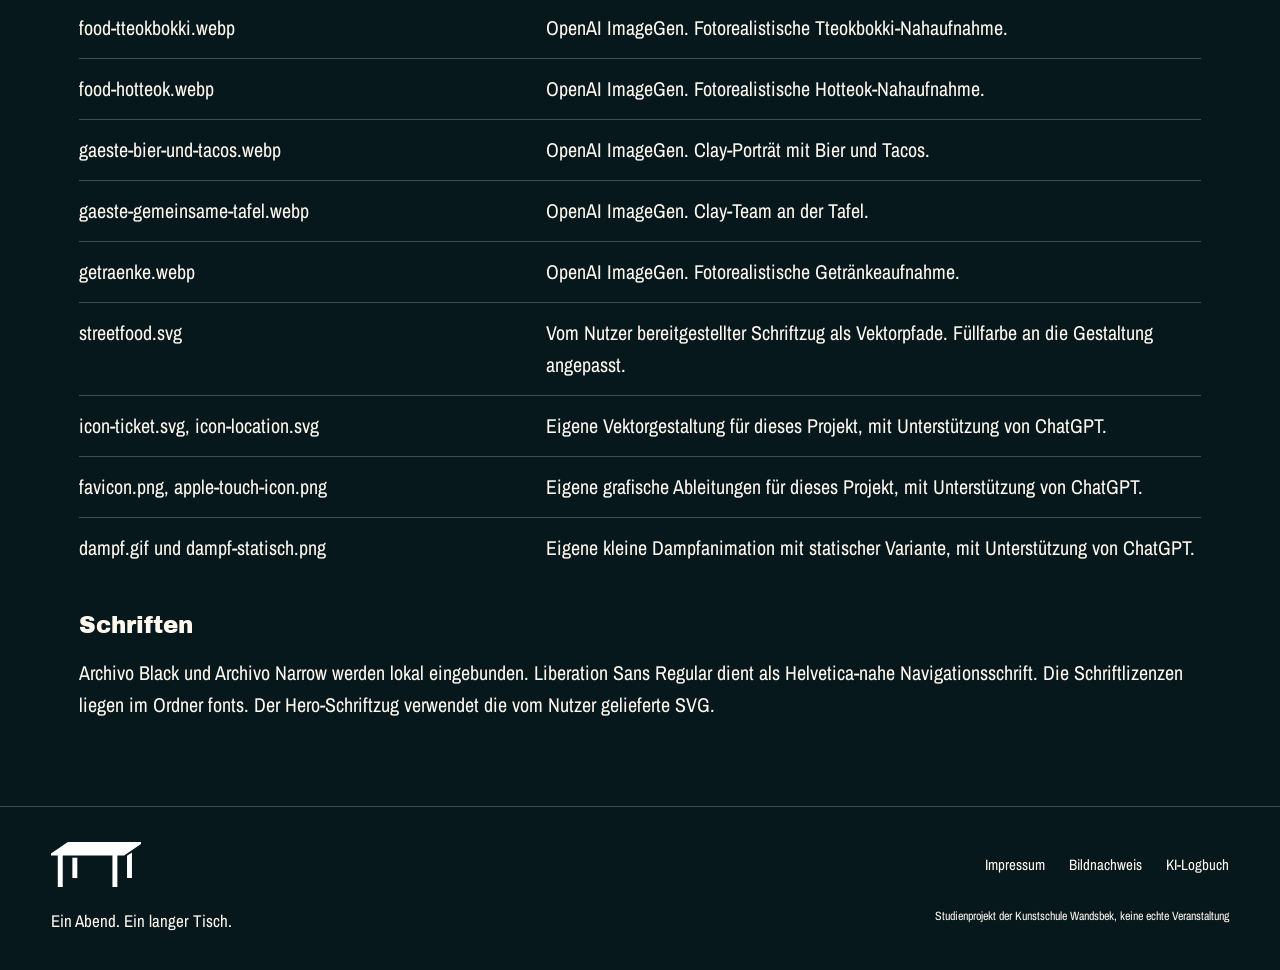
<file: tischwechsel 2/infos.html>
<!doctype html>
<html lang="de"><head><meta charset="utf-8"><meta name="viewport" content="width=device-width,initial-scale=1"><title>Anfahrt und Fragen – Tischwechsel Hamburg</title><meta name="description" content="Alle Informationen zu Anfahrt, Essen und Organisation bei Tischwechsel. Dazu FAQ, Impressum und Bildnachweise des fiktiven Studienprojekts."><link rel="icon" href="images/favicon.png" type="image/png"><link rel="apple-touch-icon" sizes="180x180" href="images/apple-touch-icon.png"><link rel="stylesheet" href="css/style.css"><script src="js/site.js" defer></script></head><body><a class="skip-link" href="#inhalt">Zum Inhalt springen</a><header class="site-header"><a href="index.html" class="brand" aria-label="Tischwechsel – Startseite"><img src="images/logo.svg" alt="Tischwechsel" width="6184" height="3097" class=""></a><button class="menu-toggle" aria-expanded="false" aria-controls="hauptnavigation" hidden>Menü <span aria-hidden="true">+</span></button><nav id="hauptnavigation" aria-label="Hauptnavigation"><a href="index.html">Start</a><a href="programm.html">Programm</a><a href="story.html">Story</a><a href="tickets.html">Tickets</a><a href="infos.html" aria-current="page">Infos</a></nav></header><main id="inhalt" tabindex="-1"><section class="page-intro"><p class="eyebrow">Tischwechsel / Infos</p><h1>Gut zu wissen.<br>Leicht zu finden.</h1><p>Hier findet ihr den geplanten Ort, Antworten zu eurem Teamabend und die Hintergründe dieses Studienprojekts.</p></section><section class="content-section" id="anfahrt"><div class="info-heading"><img src="images/icon-location.svg" alt="" width="56" height="56" class="" loading="lazy"><h2>Anfahrt zum Oberhafen</h2></div><div class="two-columns"><div><h3>Hamburg, Oberhafenquartier</h3><p>Der Oberhafen ist der gewählte Schauplatz des fiktiven Festivals. Plant für die Anreise einen gemeinsamen Treffpunkt im Quartier und genügend Zeit für den letzten Fußweg ein. Ein genauer Veranstaltungseingang ist noch nicht festgelegt.</p></div><div><h3>Gemeinsam unterwegs</h3><p>Stimmt die Anreise im Team ab und prüft vor einem tatsächlichen Besuch die aktuellen Verbindungen des öffentlichen Nahverkehrs. Konkrete Fahrpläne, Parkmöglichkeiten und ein geprüfter barrierefreier Zugang gehören zu einer späteren Veranstaltungsplanung.</p></div></div></section><section class="content-section narrow" id="faq"><h2>Eure Fragen</h2><details><summary>Ist Tischwechsel eine echte Veranstaltung?</summary><p>Tischwechsel ist ein fiktives Studienprojekt der Kunstschule Wandsbek. Termin, Preise, Programm und Buchungsablauf dienen der Gestaltung dieser Website. Es werden keine Tickets verkauft.</p></details><details><summary>Für welche Teams ist der Abend gedacht?</summary><p>Das Konzept richtet sich an erwachsene Firmen-Teams, die einen gemeinsamen Feierabend verbringen möchten. Die Beispielpakete beginnen bei vier Personen. Das Demoformular lässt Gruppen bis 80 Personen zu.</p></details><details><summary>Gibt es vegetarische Gerichte?</summary><p>Die Taquería ist mit einer Pilzfüllung geplant. Auch weitere Gerichte enthalten pflanzliche Zutaten. Genaue Rezepturen und Angaben zu Allergenen müssten für eine echte Veranstaltung mit den Betreiber:innen abgestimmt werden.</p></details><details><summary>Was passiert bei Regen?</summary><p>Die Standmodelle zeigen überdachte Arbeitsbereiche. Ein vollständig wetterfestes Besucherkonzept ist für dieses Studienprojekt nicht festgelegt. Eine echte Veranstaltung müsste Schutzbereiche und aktuelle Wetterinformationen ergänzen.</p></details><details><summary>Sind Getränke im Ticket enthalten?</summary><p>Das fiktive Paket Lange Tafel enthält zwei Getränke pro Person. Beim Paket Marktrunde werden Getränke separat bestellt. Jeder Stand bietet Softdrinks und Bier aus dem jeweiligen Land an.</p></details><details><summary>Kann ich das Formular gefahrlos ausprobieren?</summary><p>Verwendet Beispieldaten. Die JavaScript-Demo verarbeitet Eingaben nur im Browser und verwirft sie nach dem Abschluss. Es werden keine Buchungsdaten an einen Server übermittelt.</p></details><details><summary>Ist das Gelände barrierefrei?</summary><p>Für das fiktive Event liegt keine geprüfte Geländebegehung vor. Die konkrete Zugänglichkeit von Wegen, Toiletten und Eingängen müsste vor einer echten Buchung geklärt werden. Die Website selbst wird für Tastaturbedienung und verschiedene Bildschirmgrößen ausgelegt.</p></details></section><section class="content-section narrow" id="impressum"><h2>Impressum</h2><p class="notice">Studienprojekt der Kunstschule Wandsbek, keine echte Veranstaltung</p><p>Tischwechsel ist ein fiktives Webdesign-Projekt. Alle dargestellten Angebote, Preise und Beispielstimmen wurden für die Aufgabe entwickelt. Diese Vorschau bietet weder einen Ticketverkauf noch eine tatsächliche Veranstaltungsorganisation.</p><p>Die verantwortliche Person und deren Kontaktdaten wurden für diese Fassung noch nicht bereitgestellt. Diese Angaben müssen vor einer öffentlichen Veröffentlichung durch die Projektverantwortlichen ergänzt werden.</p><h3>Dateneingaben</h3><p>Das Ticketformular dient der Demonstration. Die Website versendet keine Buchungsdaten. Es werden keine Analysewerkzeuge, externen Medien-Einbettungen oder extern geladenen Schriften verwendet.</p></section><section class="content-section" id="bildnachweis"><h2>Bildnachweis</h2><p>Die Szenen und Foodbilder wurden für dieses Projekt mit OpenAI ImageGen erzeugt. Sie illustrieren das fiktive Veranstaltungskonzept. Optimierte Formatvarianten stammen jeweils vom gleichnamigen Ausgangsmotiv.</p><dl class="credits"><div><dt>logo.svg</dt><dd>Vom Nutzer bereitgestelltes Logo als Vektorgrafik.</dd></div><div><dt>Hero-Abendmarkt und hero-abendmarkt.webp</dt><dd>OpenAI ImageGen. Gesamtmotiv des Abendmarkts.</dd></div><div><dt>hero-hintergrund.png</dt><dd>OpenAI ImageGen als Ausgangsmotiv. Vom Nutzer bereitgestellte Fassung mit transparentem Hintergrund, für die Website optimiert.</dd></div><div><dt>hero-staende.png</dt><dd>OpenAI ImageGen. Freigestellte Stände und Betreiber:innen.</dd></div><div><dt>hero-tafel.png</dt><dd>OpenAI ImageGen. Tafel mit dahinter sitzenden Gästen.</dd></div><div><dt>hero-vordergrund.png</dt><dd>OpenAI ImageGen. Die beiden nächsten Personen.</dd></div><div><dt>stand-taqueria.png</dt><dd>OpenAI ImageGen. Mexikanischer Taco-Stand.</dd></div><div><dt>stand-esquites.png</dt><dd>OpenAI ImageGen. Mexikanischer Maisstand.</dd></div><div><dt>stand-tteokbokki.png</dt><dd>OpenAI ImageGen. Koreanischer Reiskuchen-Stand.</dd></div><div><dt>stand-hotteok.png</dt><dd>OpenAI ImageGen. Koreanischer Pfannkuchen-Stand.</dd></div><div><dt>food-tacos.jpg</dt><dd>OpenAI ImageGen. Fotorealistische Taco-Nahaufnahme.</dd></div><div><dt>food-esquites.webp</dt><dd>OpenAI ImageGen. Fotorealistische Esquites-Nahaufnahme.</dd></div><div><dt>food-tteokbokki.webp</dt><dd>OpenAI ImageGen. Fotorealistische Tteokbokki-Nahaufnahme.</dd></div><div><dt>food-hotteok.webp</dt><dd>OpenAI ImageGen. Fotorealistische Hotteok-Nahaufnahme.</dd></div><div><dt>gaeste-bier-und-tacos.webp</dt><dd>OpenAI ImageGen. Clay-Porträt mit Bier und Tacos.</dd></div><div><dt>gaeste-gemeinsame-tafel.webp</dt><dd>OpenAI ImageGen. Clay-Team an der Tafel.</dd></div><div><dt>getraenke.webp</dt><dd>OpenAI ImageGen. Fotorealistische Getränkeaufnahme.</dd></div><div><dt>streetfood.svg</dt><dd>Vom Nutzer bereitgestellter Schriftzug als Vektorpfade. Füllfarbe an die Gestaltung angepasst.</dd></div><div><dt>icon-ticket.svg, icon-location.svg</dt><dd>Eigene Vektorgestaltung für dieses Projekt, mit Unterstützung von ChatGPT.</dd></div><div><dt>favicon.png, apple-touch-icon.png</dt><dd>Eigene grafische Ableitungen für dieses Projekt, mit Unterstützung von ChatGPT.</dd></div><div><dt>dampf.gif und dampf-statisch.png</dt><dd>Eigene kleine Dampfanimation mit statischer Variante, mit Unterstützung von ChatGPT.</dd></div></dl><h3>Schriften</h3><p>Archivo Black und Archivo Narrow werden lokal eingebunden. Liberation Sans Regular dient als Helvetica-nahe Navigationsschrift. Die Schriftlizenzen liegen im Ordner fonts. Der Hero-Schriftzug verwendet die vom Nutzer gelieferte SVG.</p></section></main><footer class="site-footer"><a class="brand" href="index.html"><img src="images/logo.svg" alt="Tischwechsel" width="6184" height="3097" class="" loading="lazy"> </a><p>Ein Abend. Ein langer Tisch.</p><div><a href="infos.html#impressum">Impressum</a><a href="infos.html#bildnachweis">Bildnachweis</a><a href="logbuch.pdf">KI-Logbuch</a></div><small>Studienprojekt der Kunstschule Wandsbek, keine echte Veranstaltung</small></footer></body></html>
</file>
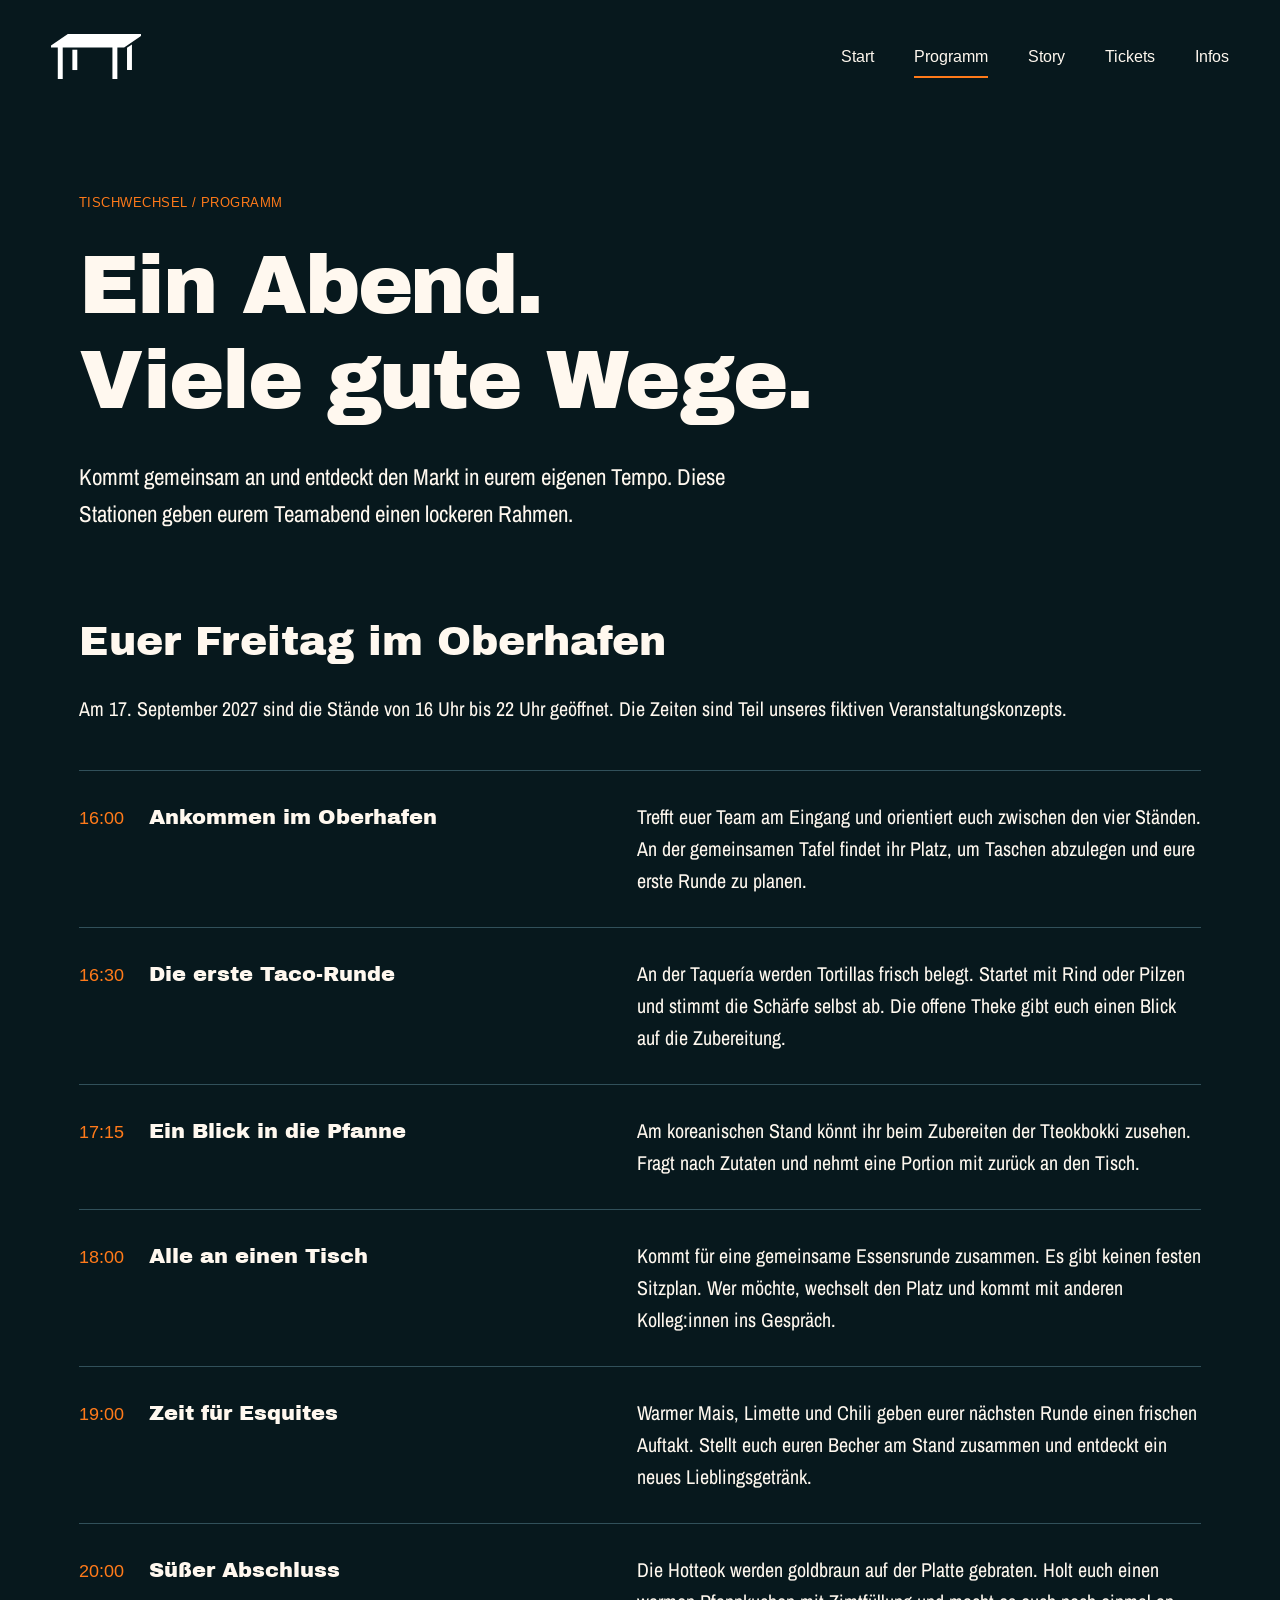
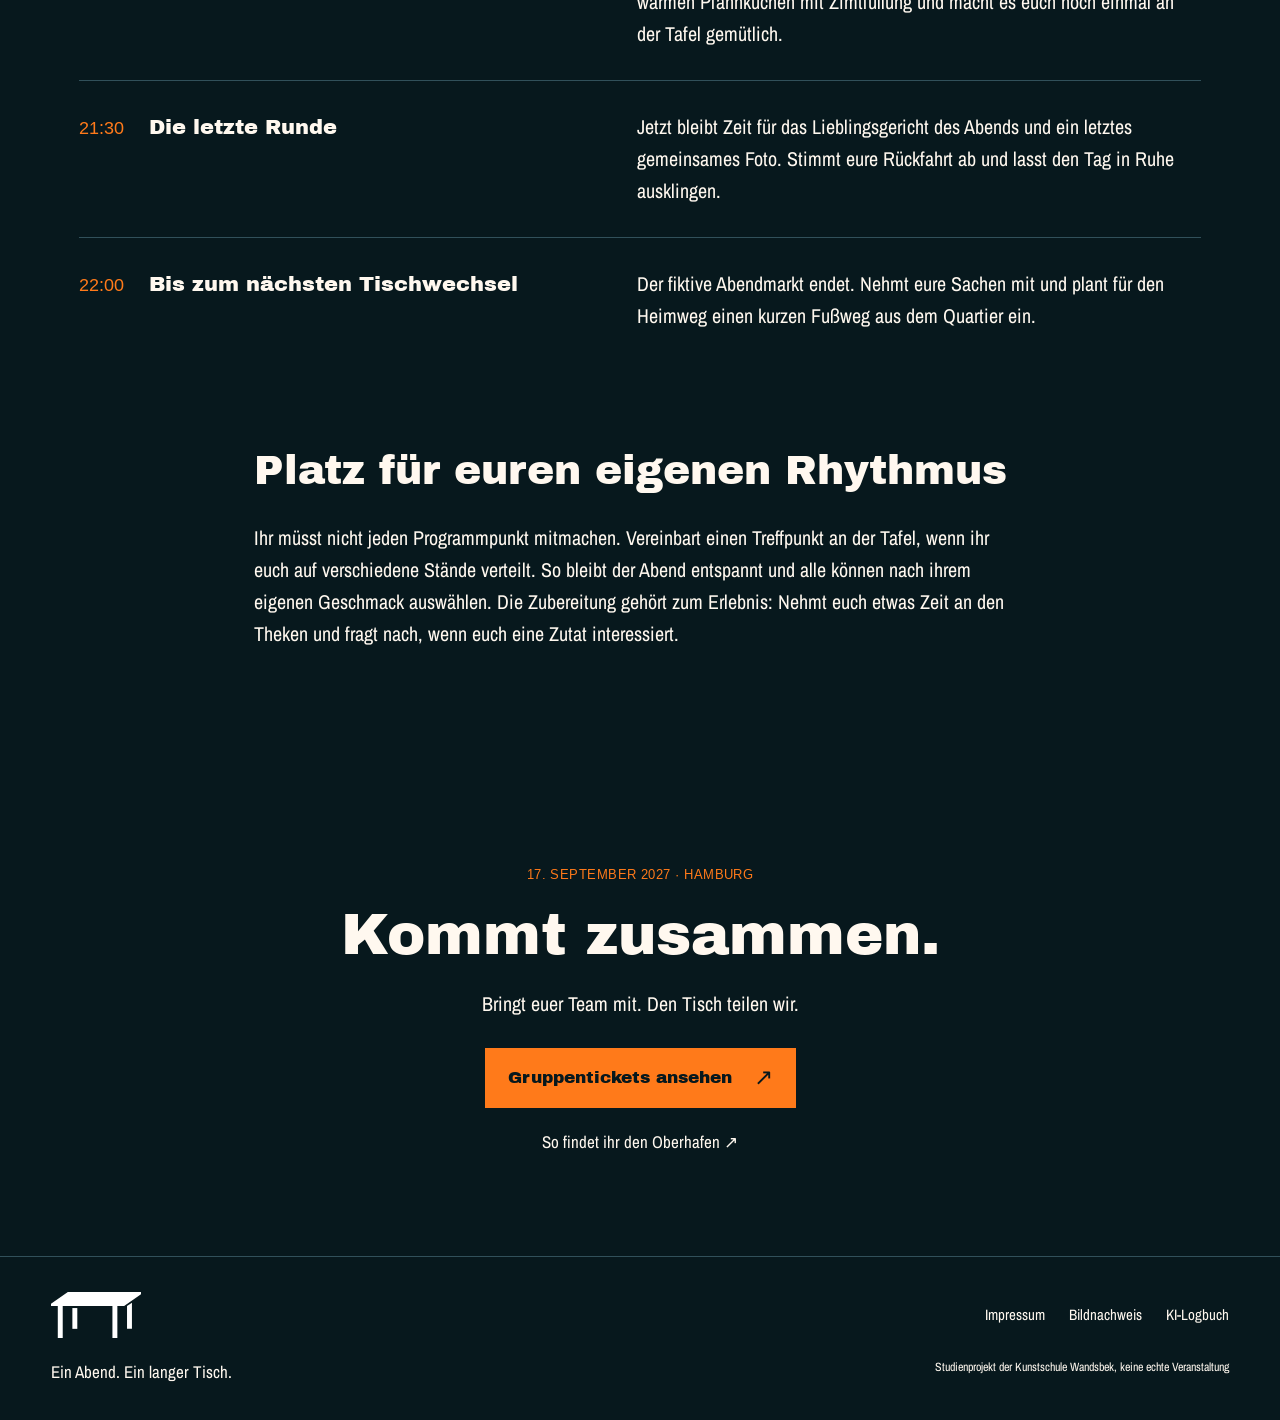
<file: tischwechsel 2/programm.html>
<!doctype html>
<html lang="de"><head><meta charset="utf-8"><meta name="viewport" content="width=device-width,initial-scale=1"><title>Programm – Euer Abend bei Tischwechsel</title><meta name="description" content="Von den ersten Tacos bis zum süßen Hotteok: Entdeckt den Ablauf unseres Streetfood-Abendmarkts für Teams am 17. September 2027 in Hamburg."><link rel="icon" href="images/favicon.png" type="image/png"><link rel="apple-touch-icon" sizes="180x180" href="images/apple-touch-icon.png"><link rel="stylesheet" href="css/style.css"><script src="js/site.js" defer></script></head><body><a class="skip-link" href="#inhalt">Zum Inhalt springen</a><header class="site-header"><a href="index.html" class="brand" aria-label="Tischwechsel – Startseite"><img src="images/logo.svg" alt="Tischwechsel" width="6184" height="3097" class=""></a><button class="menu-toggle" aria-expanded="false" aria-controls="hauptnavigation" hidden>Menü <span aria-hidden="true">+</span></button><nav id="hauptnavigation" aria-label="Hauptnavigation"><a href="index.html">Start</a><a href="programm.html" aria-current="page">Programm</a><a href="story.html">Story</a><a href="tickets.html">Tickets</a><a href="infos.html">Infos</a></nav></header><main id="inhalt" tabindex="-1"><section class="page-intro"><p class="eyebrow">Tischwechsel / Programm</p><h1>Ein Abend.<br>Viele gute Wege.</h1><p>Kommt gemeinsam an und entdeckt den Markt in eurem eigenen Tempo. Diese Stationen geben eurem Teamabend einen lockeren Rahmen.</p></section><section class="content-section"><h2>Euer Freitag im Oberhafen</h2><p>Am <time datetime="2027-09-17">17. September 2027</time> sind die Stände von <time datetime="2027-09-17T16:00">16 Uhr</time> bis <time datetime="2027-09-17T22:00">22 Uhr</time> geöffnet. Die Zeiten sind Teil unseres fiktiven Veranstaltungskonzepts.</p><dl class="schedule"><div><dt><time datetime="2027-09-17T16:00">16:00</time><span>Ankommen im Oberhafen</span></dt><dd>Trefft euer Team am Eingang und orientiert euch zwischen den vier Ständen. An der gemeinsamen Tafel findet ihr Platz, um Taschen abzulegen und eure erste Runde zu planen.</dd></div><div><dt><time datetime="2027-09-17T16:30">16:30</time><span>Die erste Taco-Runde</span></dt><dd>An der Taquería werden Tortillas frisch belegt. Startet mit Rind oder Pilzen und stimmt die Schärfe selbst ab. Die offene Theke gibt euch einen Blick auf die Zubereitung.</dd></div><div><dt><time datetime="2027-09-17T17:15">17:15</time><span>Ein Blick in die Pfanne</span></dt><dd>Am koreanischen Stand könnt ihr beim Zubereiten der Tteokbokki zusehen. Fragt nach Zutaten und nehmt eine Portion mit zurück an den Tisch.</dd></div><div><dt><time datetime="2027-09-17T18:00">18:00</time><span>Alle an einen Tisch</span></dt><dd>Kommt für eine gemeinsame Essensrunde zusammen. Es gibt keinen festen Sitzplan. Wer möchte, wechselt den Platz und kommt mit anderen Kolleg:innen ins Gespräch.</dd></div><div><dt><time datetime="2027-09-17T19:00">19:00</time><span>Zeit für Esquites</span></dt><dd>Warmer Mais, Limette und Chili geben eurer nächsten Runde einen frischen Auftakt. Stellt euch euren Becher am Stand zusammen und entdeckt ein neues Lieblingsgetränk.</dd></div><div><dt><time datetime="2027-09-17T20:00">20:00</time><span>Süßer Abschluss</span></dt><dd>Die Hotteok werden goldbraun auf der Platte gebraten. Holt euch einen warmen Pfannkuchen mit Zimtfüllung und macht es euch noch einmal an der Tafel gemütlich.</dd></div><div><dt><time datetime="2027-09-17T21:30">21:30</time><span>Die letzte Runde</span></dt><dd>Jetzt bleibt Zeit für das Lieblingsgericht des Abends und ein letztes gemeinsames Foto. Stimmt eure Rückfahrt ab und lasst den Tag in Ruhe ausklingen.</dd></div><div><dt><time datetime="2027-09-17T22:00">22:00</time><span>Bis zum nächsten Tischwechsel</span></dt><dd>Der fiktive Abendmarkt endet. Nehmt eure Sachen mit und plant für den Heimweg einen kurzen Fußweg aus dem Quartier ein.</dd></div></dl></section><section class="content-section narrow"><h2>Platz für euren eigenen Rhythmus</h2><p>Ihr müsst nicht jeden Programmpunkt mitmachen. Vereinbart einen Treffpunkt an der Tafel, wenn ihr euch auf verschiedene Stände verteilt. So bleibt der Abend entspannt und alle können nach ihrem eigenen Geschmack auswählen. Die Zubereitung gehört zum Erlebnis: Nehmt euch etwas Zeit an den Theken und fragt nach, wenn euch eine Zutat interessiert.</p></section><section class="closing"><p class="eyebrow">17. September 2027 · Hamburg</p><h2>Kommt zusammen.</h2><p>Bringt euer Team mit. Den Tisch teilen wir.</p><a class="button" href="tickets.html">Gruppentickets ansehen<span aria-hidden="true">↗</span></a><a class="text-link" href="infos.html#anfahrt">So findet ihr den Oberhafen ↗</a></section></main><footer class="site-footer"><a class="brand" href="index.html"><img src="images/logo.svg" alt="Tischwechsel" width="6184" height="3097" class="" loading="lazy"> </a><p>Ein Abend. Ein langer Tisch.</p><div><a href="infos.html#impressum">Impressum</a><a href="infos.html#bildnachweis">Bildnachweis</a><a href="logbuch.pdf">KI-Logbuch</a></div><small>Studienprojekt der Kunstschule Wandsbek, keine echte Veranstaltung</small></footer></body></html>
</file>
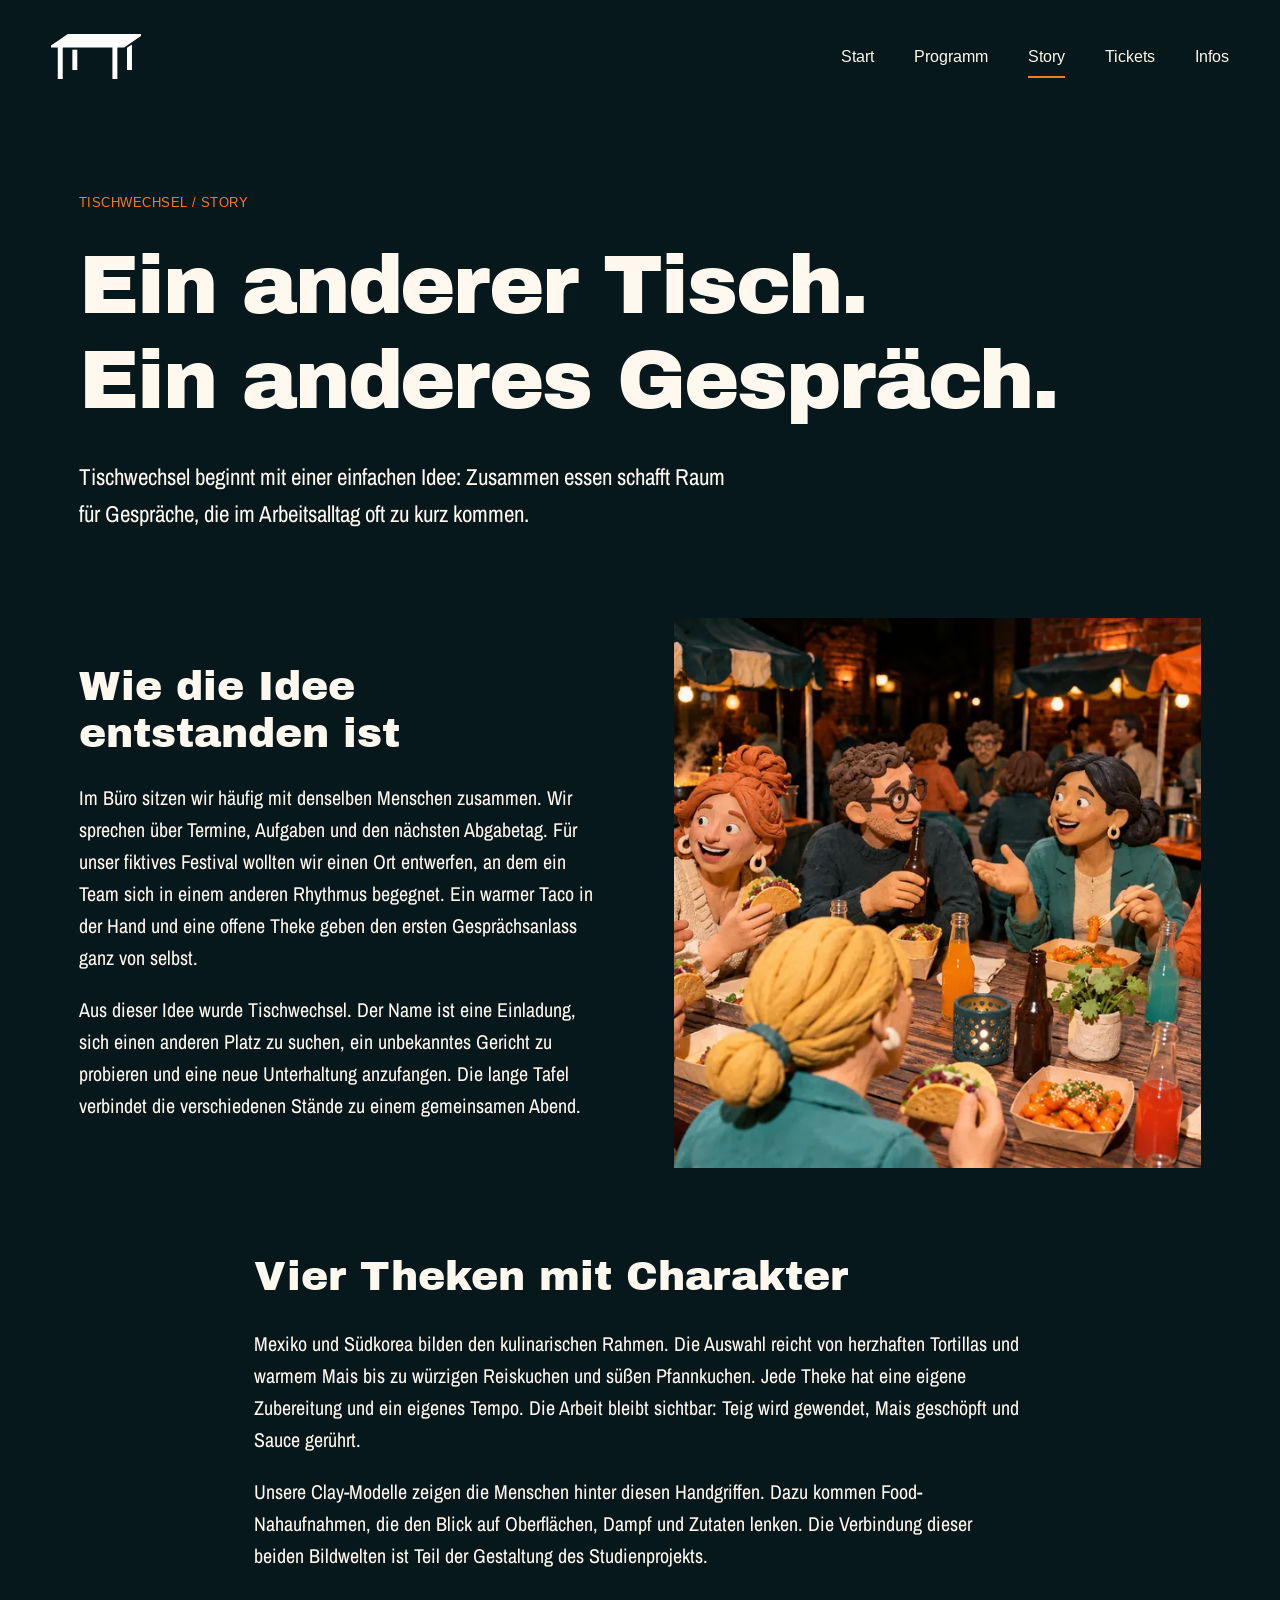
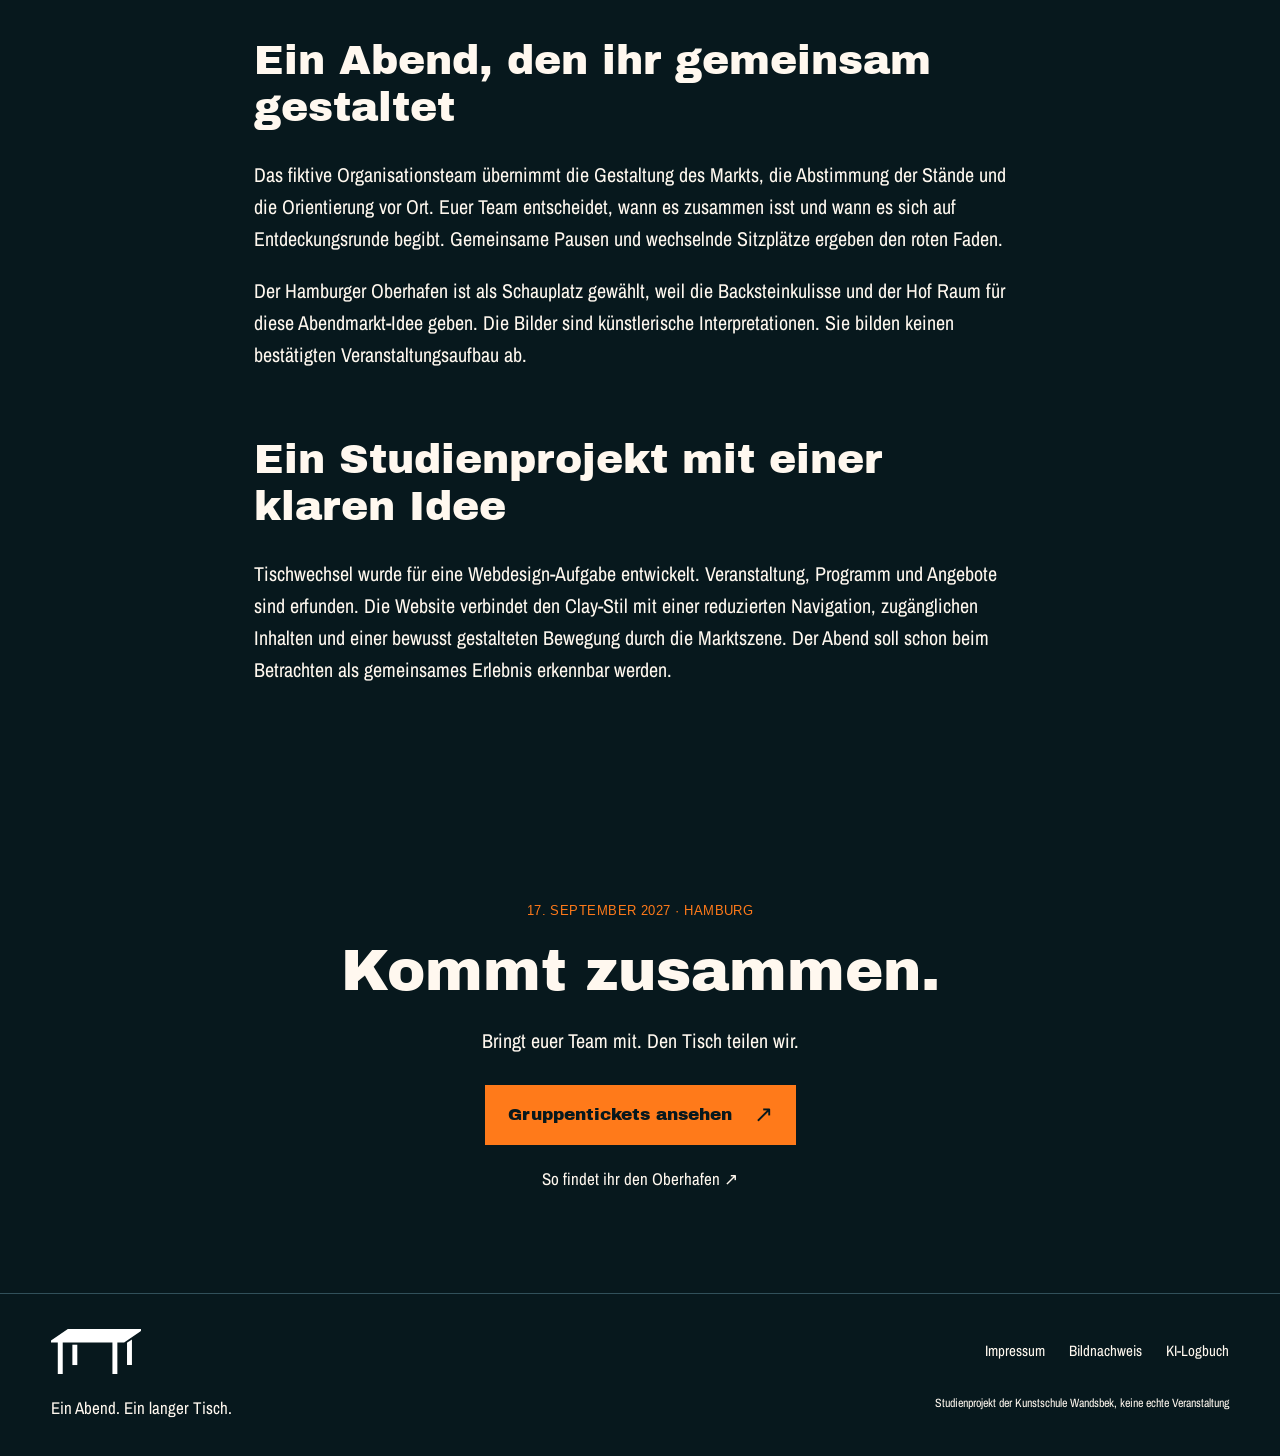
<file: tischwechsel 2/story.html>
<!doctype html>
<html lang="de"><head><meta charset="utf-8"><meta name="viewport" content="width=device-width,initial-scale=1"><title>Unsere Story – Gemeinsam an einem Tisch</title><meta name="description" content="Warum Tischwechsel Menschen an eine lange Tafel bringt: die Geschichte unseres fiktiven Streetfood-Abendmarkts mit Mexiko und Südkorea."><link rel="icon" href="images/favicon.png" type="image/png"><link rel="apple-touch-icon" sizes="180x180" href="images/apple-touch-icon.png"><link rel="stylesheet" href="css/style.css"><script src="js/site.js" defer></script></head><body><a class="skip-link" href="#inhalt">Zum Inhalt springen</a><header class="site-header"><a href="index.html" class="brand" aria-label="Tischwechsel – Startseite"><img src="images/logo.svg" alt="Tischwechsel" width="6184" height="3097" class=""></a><button class="menu-toggle" aria-expanded="false" aria-controls="hauptnavigation" hidden>Menü <span aria-hidden="true">+</span></button><nav id="hauptnavigation" aria-label="Hauptnavigation"><a href="index.html">Start</a><a href="programm.html">Programm</a><a href="story.html" aria-current="page">Story</a><a href="tickets.html">Tickets</a><a href="infos.html">Infos</a></nav></header><main id="inhalt" tabindex="-1"><section class="page-intro"><p class="eyebrow">Tischwechsel / Story</p><h1>Ein anderer Tisch.<br>Ein anderes Gespräch.</h1><p>Tischwechsel beginnt mit einer einfachen Idee: Zusammen essen schafft Raum für Gespräche, die im Arbeitsalltag oft zu kurz kommen.</p></section><section class="story-split"><div><h2>Wie die Idee entstanden ist</h2><p>Im Büro sitzen wir häufig mit denselben Menschen zusammen. Wir sprechen über Termine, Aufgaben und den nächsten Abgabetag. Für unser fiktives Festival wollten wir einen Ort entwerfen, an dem ein Team sich in einem anderen Rhythmus begegnet. Ein warmer Taco in der Hand und eine offene Theke geben den ersten Gesprächsanlass ganz von selbst.</p><p>Aus dieser Idee wurde Tischwechsel. Der Name ist eine Einladung, sich einen anderen Platz zu suchen, ein unbekanntes Gericht zu probieren und eine neue Unterhaltung anzufangen. Die lange Tafel verbindet die verschiedenen Stände zu einem gemeinsamen Abend.</p></div><img src="images/gaeste-gemeinsame-tafel.webp" alt="Clay-Team beim gemeinsamen Essen an der langen Tafel" width="1200" height="800" class="" loading="lazy"></section><section class="content-section narrow"><h2>Vier Theken mit Charakter</h2><p>Mexiko und Südkorea bilden den kulinarischen Rahmen. Die Auswahl reicht von herzhaften Tortillas und warmem Mais bis zu würzigen Reiskuchen und süßen Pfannkuchen. Jede Theke hat eine eigene Zubereitung und ein eigenes Tempo. Die Arbeit bleibt sichtbar: Teig wird gewendet, Mais geschöpft und Sauce gerührt.</p><p>Unsere Clay-Modelle zeigen die Menschen hinter diesen Handgriffen. Dazu kommen Food-Nahaufnahmen, die den Blick auf Oberflächen, Dampf und Zutaten lenken. Die Verbindung dieser beiden Bildwelten ist Teil der Gestaltung des Studienprojekts.</p><h2>Ein Abend, den ihr gemeinsam gestaltet</h2><p>Das fiktive Organisationsteam übernimmt die Gestaltung des Markts, die Abstimmung der Stände und die Orientierung vor Ort. Euer Team entscheidet, wann es zusammen isst und wann es sich auf Entdeckungsrunde begibt. Gemeinsame Pausen und wechselnde Sitzplätze ergeben den roten Faden.</p><p>Der Hamburger Oberhafen ist als Schauplatz gewählt, weil die Backsteinkulisse und der Hof Raum für diese Abendmarkt-Idee geben. Die Bilder sind künstlerische Interpretationen. Sie bilden keinen bestätigten Veranstaltungsaufbau ab.</p><h2>Ein Studienprojekt mit einer klaren Idee</h2><p>Tischwechsel wurde für eine Webdesign-Aufgabe entwickelt. Veranstaltung, Programm und Angebote sind erfunden. Die Website verbindet den Clay-Stil mit einer reduzierten Navigation, zugänglichen Inhalten und einer bewusst gestalteten Bewegung durch die Marktszene. Der Abend soll schon beim Betrachten als gemeinsames Erlebnis erkennbar werden.</p></section><section class="closing"><p class="eyebrow">17. September 2027 · Hamburg</p><h2>Kommt zusammen.</h2><p>Bringt euer Team mit. Den Tisch teilen wir.</p><a class="button" href="tickets.html">Gruppentickets ansehen<span aria-hidden="true">↗</span></a><a class="text-link" href="infos.html#anfahrt">So findet ihr den Oberhafen ↗</a></section></main><footer class="site-footer"><a class="brand" href="index.html"><img src="images/logo.svg" alt="Tischwechsel" width="6184" height="3097" class="" loading="lazy"> </a><p>Ein Abend. Ein langer Tisch.</p><div><a href="infos.html#impressum">Impressum</a><a href="infos.html#bildnachweis">Bildnachweis</a><a href="logbuch.pdf">KI-Logbuch</a></div><small>Studienprojekt der Kunstschule Wandsbek, keine echte Veranstaltung</small></footer></body></html>
</file>
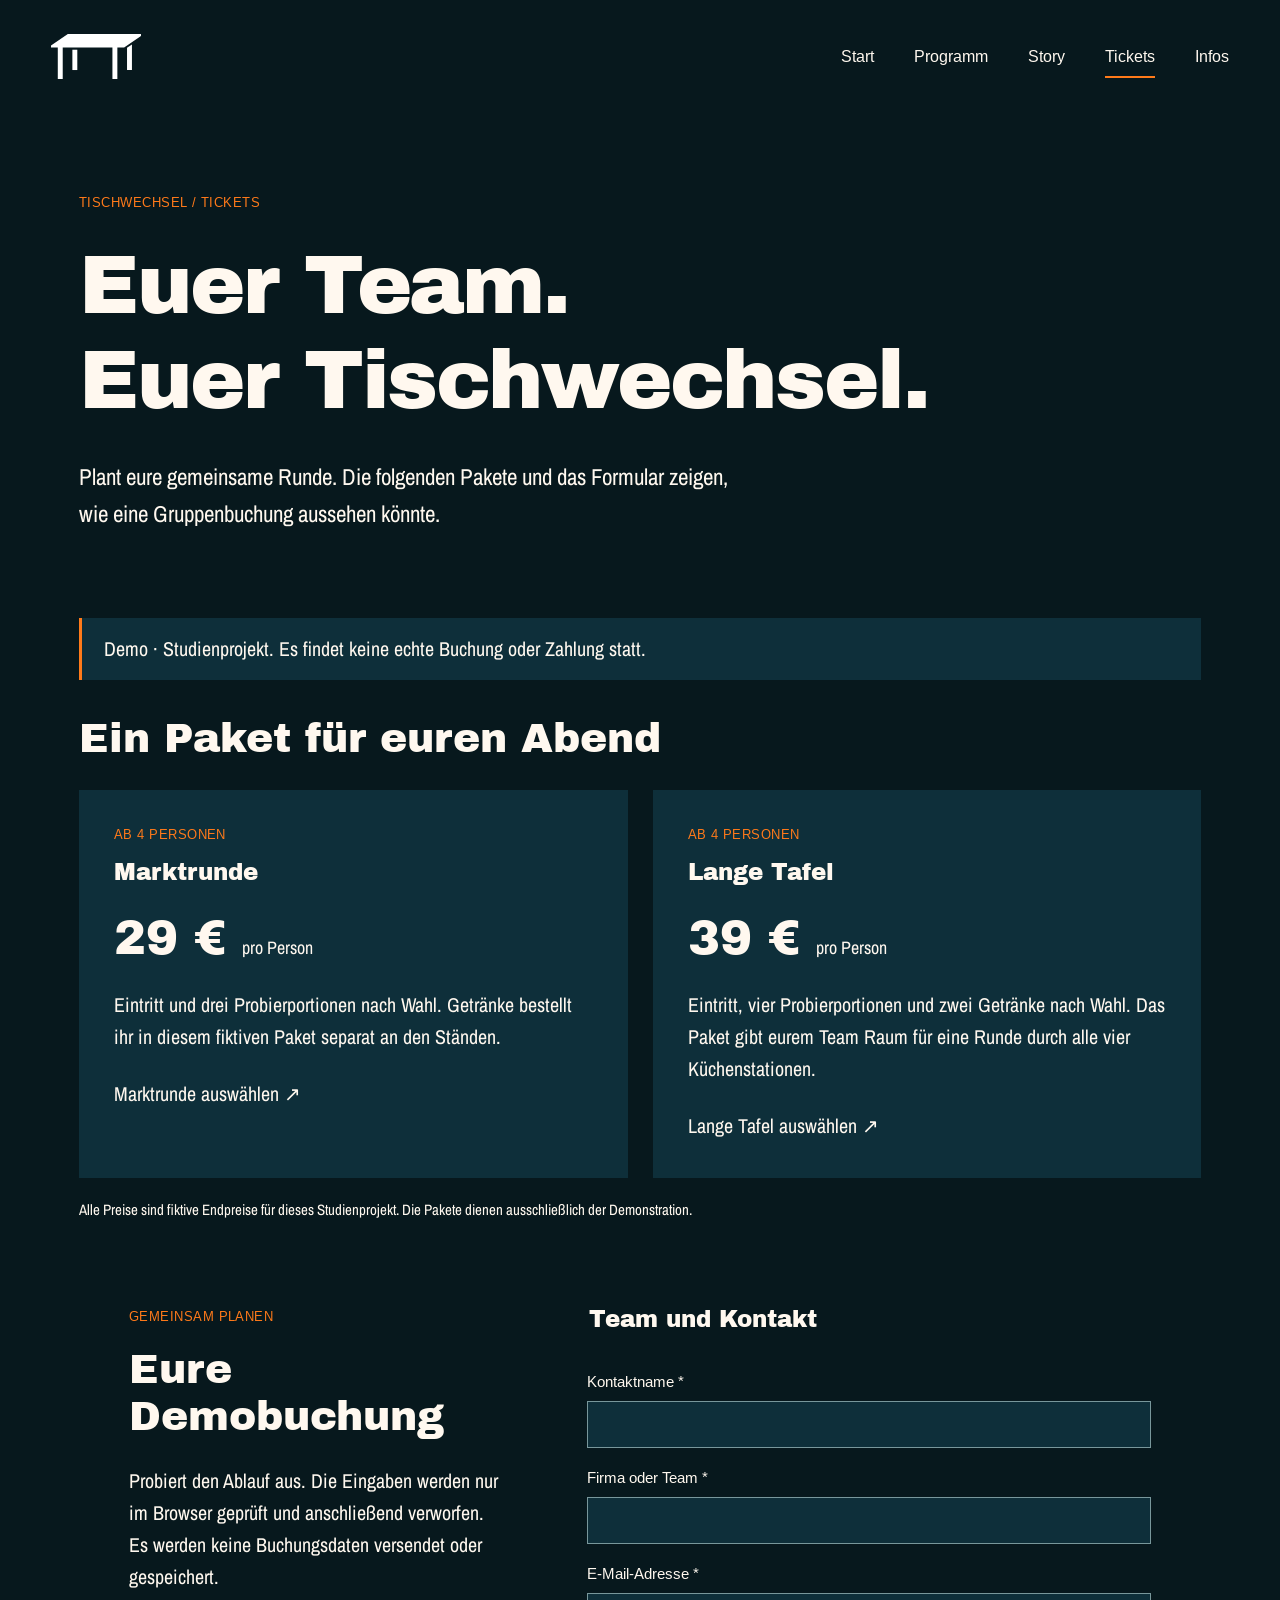
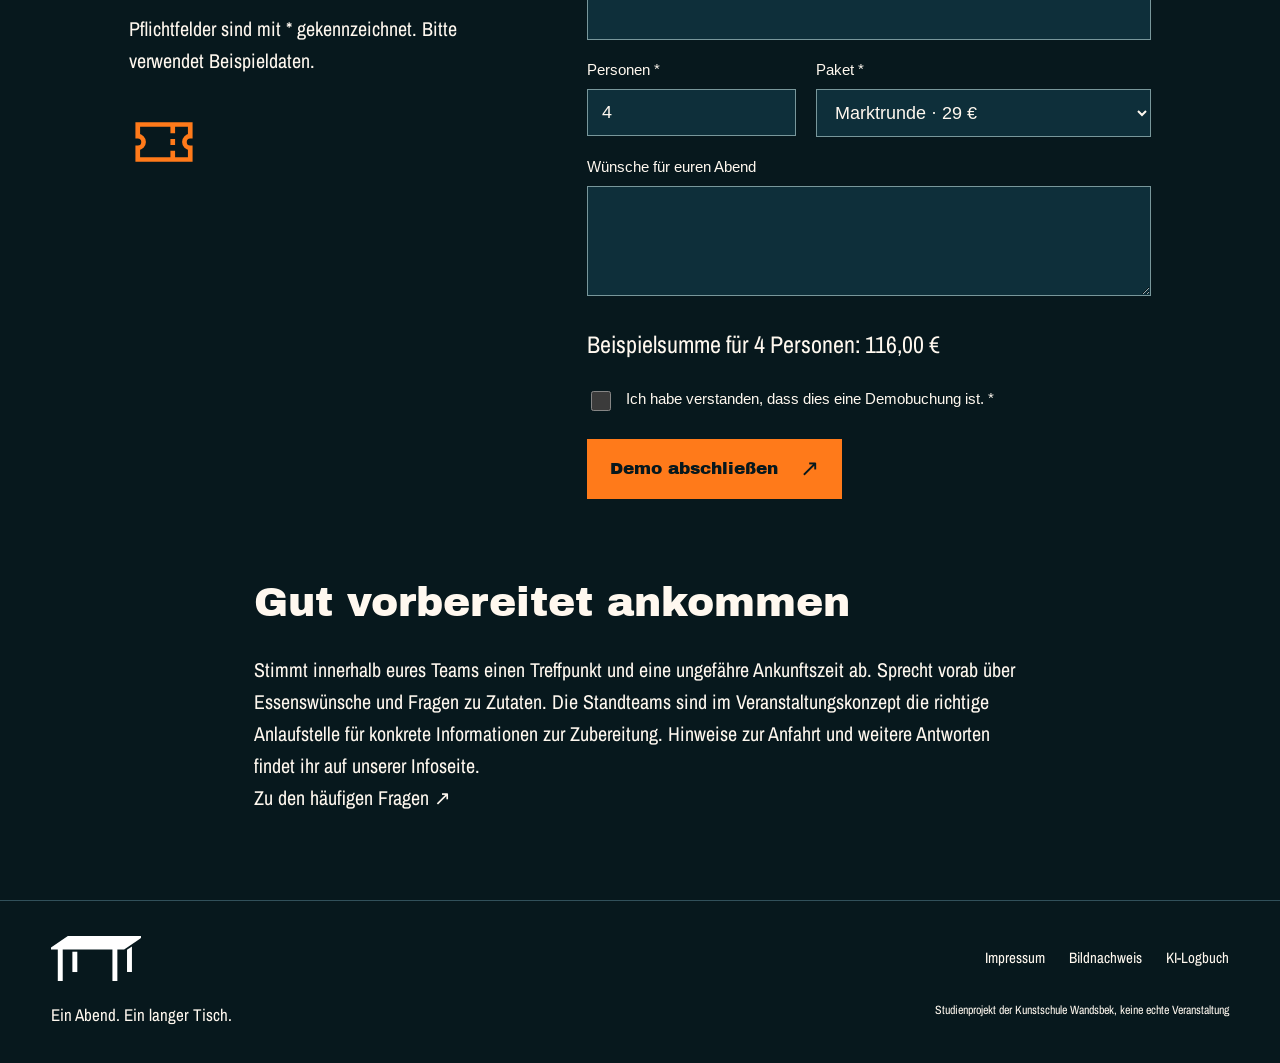
<file: tischwechsel 2/tickets.html>
<!doctype html>
<html lang="de"><head><meta charset="utf-8"><meta name="viewport" content="width=device-width,initial-scale=1"><title>Gruppentickets – Tischwechsel Hamburg</title><meta name="description" content="Plant euren Teamabend im Oberhafen. Vergleicht die fiktiven Ticketpakete und probiert das Demoformular für Tischwechsel am 17. September 2027 aus."><link rel="icon" href="images/favicon.png" type="image/png"><link rel="apple-touch-icon" sizes="180x180" href="images/apple-touch-icon.png"><link rel="stylesheet" href="css/style.css"><script src="js/site.js" defer></script></head><body><a class="skip-link" href="#inhalt">Zum Inhalt springen</a><header class="site-header"><a href="index.html" class="brand" aria-label="Tischwechsel – Startseite"><img src="images/logo.svg" alt="Tischwechsel" width="6184" height="3097" class=""></a><button class="menu-toggle" aria-expanded="false" aria-controls="hauptnavigation" hidden>Menü <span aria-hidden="true">+</span></button><nav id="hauptnavigation" aria-label="Hauptnavigation"><a href="index.html">Start</a><a href="programm.html">Programm</a><a href="story.html">Story</a><a href="tickets.html" aria-current="page">Tickets</a><a href="infos.html">Infos</a></nav></header><main id="inhalt" tabindex="-1"><section class="page-intro"><p class="eyebrow">Tischwechsel / Tickets</p><h1>Euer Team.<br>Euer Tischwechsel.</h1><p>Plant eure gemeinsame Runde. Die folgenden Pakete und das Formular zeigen, wie eine Gruppenbuchung aussehen könnte.</p></section><section class="content-section"><p class="notice">Demo · Studienprojekt. Es findet keine echte Buchung oder Zahlung statt.</p><h2>Ein Paket für euren Abend</h2><div class="price-grid"><article><p class="eyebrow">Ab 4 Personen</p><h3>Marktrunde</h3><p class="price">29 € <small>pro Person</small></p><p>Eintritt und drei Probierportionen nach Wahl. Getränke bestellt ihr in diesem fiktiven Paket separat an den Ständen.</p><a href="#formular" class="text-link">Marktrunde auswählen ↗</a></article><article><p class="eyebrow">Ab 4 Personen</p><h3>Lange Tafel</h3><p class="price">39 € <small>pro Person</small></p><p>Eintritt, vier Probierportionen und zwei Getränke nach Wahl. Das Paket gibt eurem Team Raum für eine Runde durch alle vier Küchenstationen.</p><a href="#formular" class="text-link">Lange Tafel auswählen ↗</a></article></div><p class="small">Alle Preise sind fiktive Endpreise für dieses Studienprojekt. Die Pakete dienen ausschließlich der Demonstration.</p></section><section class="form-section" id="formular"><div><p class="eyebrow">Gemeinsam planen</p><h2>Eure Demobuchung</h2><p>Probiert den Ablauf aus. Die Eingaben werden nur im Browser geprüft und anschließend verworfen. Es werden keine Buchungsdaten versendet oder gespeichert.</p><p>Pflichtfelder sind mit * gekennzeichnet. Bitte verwendet Beispieldaten.</p><img src="images/icon-ticket.svg" alt="" width="90" height="90" class="" loading="lazy"></div><form id="ticket-form" action="tickets.html#formular" method="get"><fieldset><legend>Team und Kontakt</legend><label for="contact">Kontaktname *</label><input id="contact" type="text" autocomplete="off" required maxlength="80"><label for="company">Firma oder Team *</label><input id="company" type="text" required maxlength="100"><label for="email">E-Mail-Adresse *</label><input id="email" type="email" required autocomplete="off"><div class="form-row"><div><label for="people">Personen *</label><input id="people" type="number" min="4" max="80" value="4" required></div><div><label for="package">Paket *</label><select id="package" required><option value="29">Marktrunde · 29 €</option><option value="39">Lange Tafel · 39 €</option></select></div></div><label for="message">Wünsche für euren Abend</label><textarea id="message" rows="4" maxlength="500"></textarea></fieldset><p id="total" class="total" aria-live="polite">Beispielsumme für 4 Personen: 116 €</p><label class="checkbox"><input id="demo-consent" type="checkbox" required>Ich habe verstanden, dass dies eine Demobuchung ist. *</label><button class="button" type="submit">Demo abschließen <span aria-hidden="true">↗</span></button><p id="form-status" role="status" tabindex="-1"></p><noscript><p>Ohne JavaScript prüft der Browser die Pflichtfelder. Der Button lädt diese Demoseite erneut. Eingaben werden nicht übertragen, es entsteht keine Buchung.</p></noscript></form></section><section class="content-section narrow"><h2>Gut vorbereitet ankommen</h2><p>Stimmt innerhalb eures Teams einen Treffpunkt und eine ungefähre Ankunftszeit ab. Sprecht vorab über Essenswünsche und Fragen zu Zutaten. Die Standteams sind im Veranstaltungskonzept die richtige Anlaufstelle für konkrete Informationen zur Zubereitung. Hinweise zur Anfahrt und weitere Antworten findet ihr auf unserer Infoseite.</p><a href="infos.html#faq" class="text-link">Zu den häufigen Fragen ↗</a></section></main><footer class="site-footer"><a class="brand" href="index.html"><img src="images/logo.svg" alt="Tischwechsel" width="6184" height="3097" class="" loading="lazy"> </a><p>Ein Abend. Ein langer Tisch.</p><div><a href="infos.html#impressum">Impressum</a><a href="infos.html#bildnachweis">Bildnachweis</a><a href="logbuch.pdf">KI-Logbuch</a></div><small>Studienprojekt der Kunstschule Wandsbek, keine echte Veranstaltung</small></footer></body></html>
</file>
<file: css/style.css>
@font-face{font-family:Archivo Black;src:url('../fonts/archivo-black.woff2') format('woff2');font-weight:400;font-display:swap}
@font-face{font-family:Archivo Narrow;src:url('../fonts/archivo-narrow.woff2') format('woff2');font-weight:400;font-display:swap}
@font-face{font-family:Navigation;src:url('../fonts/liberation-sans.woff2') format('woff2');font-weight:400;font-display:swap}
:root{--dunkel:#0E2F3A;--hell:#FFF8EF;--akzent-1:#FF7A1A;--akzent-2:#1FA4A4;--background:#07181d;--progress:0;color-scheme:dark}
*{box-sizing:border-box}html{scroll-behavior:smooth;scroll-padding-top:30px}body{margin:0;background:var(--background);color:var(--hell);font-family:'Archivo Narrow',sans-serif;font-size:20px;line-height:1.6}img{display:block;max-width:100%;height:auto}a{color:inherit;text-decoration:none}button,input,select,textarea{font:inherit}button,a,input,select,textarea,summary{-webkit-tap-highlight-color:transparent}:focus-visible{outline:3px solid var(--akzent-1);outline-offset:6px}button{cursor:pointer}h1,h2,h3,p,figure{margin:0}h1,h2,h3{line-height:1.15}h1,h2,h3,.button{font-family:'Archivo Black',sans-serif;font-weight:400}h2{font-size:clamp(30px,3.2vw,48px)}h3{font-size:23px}p+p{margin-top:20px}a.text-link{display:inline-block;border-bottom:1px solid transparent;transition:border-color .18s,transform .18s}.text-link:hover{border-color:var(--akzent-1);transform:translateY(-2px)}.button{display:inline-flex;align-items:center;justify-content:center;gap:22px;min-height:54px;padding:15px 23px;background:var(--akzent-1);color:var(--background);font-size:17px;line-height:1.3;border:0;transition:transform .18s,background .18s}.button:hover{transform:translateY(-3px);background:#ff9447}.button span{font-size:23px}.eyebrow{font-family:Navigation,sans-serif;font-size:13px;line-height:1.5;color:var(--akzent-1);text-transform:uppercase;letter-spacing:.035em}.skip-link{position:absolute;top:-100px;left:20px;z-index:20;background:var(--hell);color:var(--dunkel);padding:12px 20px}.skip-link:focus{top:12px}.site-header{display:flex;align-items:center;justify-content:space-between;gap:35px;max-width:1600px;margin:auto;padding:34px 4%;position:relative;z-index:5}.brand{display:inline-block;flex-shrink:0}.brand img{width:230px;height:auto}.site-header nav{display:flex;align-items:center;gap:40px;font:16px/1.5 Navigation,sans-serif}.site-header nav a{position:relative;padding:9px 0}.site-header nav a::after{content:'';height:2px;background:var(--akzent-1);position:absolute;left:0;right:0;bottom:0;transform:scaleX(0);transform-origin:left;transition:transform .18s}.site-header nav a:hover::after,.site-header nav a[aria-current=page]::after{transform:scaleX(1)}.menu-toggle{display:none;border:0;background:none;color:var(--hell);font:15px Navigation,sans-serif;padding:12px}.menu-toggle[hidden]{display:none}.hero{position:relative;min-height:750px;height:calc(100vw * .57);max-height:1000px;overflow:hidden;isolation:isolate}.hero-copy{text-align:center;position:relative;z-index:2;padding:35px 5% 0}.hero-title{margin:40px auto 30px;max-width:1200px;width:88%}.hero-title img{width:100%;height:auto}.event-date{font-size:16px;text-transform:uppercase}.hero .button{margin-top:35px}.hero .text-link{display:table;margin:18px auto 0;font-size:18px}.hero-art{position:absolute;inset:75px 0 -70px;z-index:-1;overflow:hidden}.parallax-layer{position:absolute;bottom:0;left:50%;width:100%;height:100%;max-width:none;object-fit:cover;object-position:center bottom;transform:translate(-50%,0);transform-origin:50% 80%}.layer-0{transform:translate(-50%,calc(var(--progress) * -10px)) scale(1.025);filter:blur(calc(var(--progress) * 5px))}.layer-1{transform:translate(-50%,calc(var(--progress) * -20px));filter:blur(calc(var(--progress) * 3px))}.layer-2{transform:translate(-50%,calc(var(--progress) * -35px));filter:blur(calc(var(--progress) * .5px))}.layer-3{transform:translate(-50%,calc(var(--progress) * -50px))}.market-intro{text-align:center;max-width:740px;margin:auto;padding:110px 25px 60px}.market-intro h2{color:var(--akzent-1);font-size:clamp(36px,4.5vw,64px);margin:20px 0}.market-intro>p:not(.eyebrow){max-width:540px;margin:auto}.steam{display:block;width:50px;height:50px;margin:35px auto 0}.stand-section{max-width:1250px;margin:60px auto 120px;padding:0 5%}.stand-layout{display:grid;grid-template-columns:1fr 1.15fr;align-items:center;gap:8%;min-height:380px}.stand-copy h2{text-transform:uppercase;margin:18px 0 22px}.stand-copy h3{font-size:20px;margin-bottom:20px}.stand-copy>p:last-child{max-width:480px;font-size:21px}.stand-image{width:100%}.stand-section.reverse .stand-copy{grid-column:2;grid-row:1}.stand-section.reverse .stand-image{grid-column:1;grid-row:1}.food-figure{margin-top:45px}.food-figure>img{width:100%;height:clamp(240px,28vw,390px);object-fit:cover}.food-figure figcaption{display:flex;justify-content:space-between;gap:20px;align-items:center;padding:15px 0;font-size:17px}.film-note{font-size:13px;color:var(--hell);opacity:.8}.love{max-width:1250px;margin:auto;padding:40px 5% 100px}.love>h2,.love>.eyebrow,.love>.disclosure{text-align:center}.love h2{color:var(--akzent-1);margin:18px 0}.disclosure{font-size:14px}.love-grid{display:grid;grid-template-columns: .9fr 1.4fr;gap:30px;margin-top:55px;align-items:stretch}.love-photo{height:100%;width:100%;object-fit:cover}.quotes{display:grid;grid-template-columns:1fr 1fr;gap:18px}.quotes blockquote{background:var(--dunkel);margin:0;padding:25px 22px;display:flex;align-items:center;font-size:22px;line-height:1.35}.quotes blockquote:nth-child(2n){transition-delay:.06s}.drinks{display:grid;grid-template-columns:1fr 1fr;gap:8%;max-width:1250px;margin:30px auto 0;padding:0 5%;align-items:center}.drinks h2{margin:18px 0 22px}.drinks dl{display:grid;grid-template-columns:1fr 1fr;gap:8px 25px}.drinks dt{font-size:16px;color:var(--akzent-1);margin-top:18px}.drinks dd{margin:0;font-size:18px;grid-row:auto}.drinks dt:nth-of-type(1){grid-column:1;grid-row:1}.drinks dd:nth-of-type(1){grid-column:1;grid-row:2}.drinks dt:nth-of-type(2){grid-column:2;grid-row:1}.drinks dd:nth-of-type(2){grid-column:2;grid-row:2}.drinks dt:nth-of-type(3){grid-column:1;grid-row:3}.drinks dd:nth-of-type(3){grid-column:1;grid-row:4}.drinks dt:nth-of-type(4){grid-column:2;grid-row:3}.drinks dd:nth-of-type(4){grid-column:2;grid-row:4}.drinks>img{width:100%;height:420px;object-fit:cover}.closing{text-align:center;padding:130px 25px 100px}.closing h2{margin:18px 0 20px;font-size:clamp(35px,4.5vw,64px)}.closing .button{margin:28px 0 20px}.closing .text-link{display:table;margin:auto;font-size:17px}.site-footer{max-width:1400px;border-top:1px solid #31505a;margin:0 auto;padding:35px 4%;display:grid;grid-template-columns:1fr 1fr;gap:20px}.site-footer>.brand{grid-column:1}.site-footer>p{grid-column:1;font-size:17px}.site-footer>div{grid-column:2;grid-row:1;display:flex;align-items:center;justify-content:flex-end;gap:24px;font-size:15px}.site-footer small{grid-column:2;font-size:12px;text-align:right}.site-footer a:hover{text-decoration:underline}.page-intro{max-width:1250px;padding:80px 5% 85px;margin:auto}.page-intro h1{font-size:clamp(42px,6.5vw,88px);margin:25px 0 30px;letter-spacing:-.025em}.page-intro>p:last-child{max-width:650px;font-size:23px}.content-section{max-width:1250px;margin:0 auto 85px;padding:0 5%}.content-section h2{margin-bottom:28px}.content-section h3{margin:35px 0 18px}.content-section.narrow{max-width:900px}.content-section.narrow h2:not(:first-child){margin-top:65px}.schedule{margin-top:45px}.schedule>div{display:grid;grid-template-columns:1fr 1.1fr;gap:45px;padding:30px 0;border-top:1px solid #31505a}.schedule dt{display:flex;gap:25px;align-items:baseline;font-family:'Archivo Black',sans-serif;font-size:21px}.schedule time{color:var(--akzent-1);font-family:Navigation,sans-serif;font-size:18px}.schedule dd{margin:0}.story-split{display:grid;grid-template-columns:1fr 1fr;gap:6%;max-width:1250px;margin:0 auto 85px;padding:0 5%;align-items:center}.story-split h2{margin-bottom:25px}.story-split img{height:550px;object-fit:cover}.notice{border-left:3px solid var(--akzent-1);padding:15px 22px;background:var(--dunkel);margin-bottom:35px}.price-grid{display:grid;grid-template-columns:1fr 1fr;gap:25px}.price-grid article{background:var(--dunkel);padding:35px}.price-grid h3{margin:16px 0}.price{font:48px 'Archivo Black',sans-serif;margin:25px 0}.price small{font:18px 'Archivo Narrow',sans-serif}.price-grid .text-link{margin-top:25px}.small{font-size:15px;margin-top:20px}.form-section{display:grid;grid-template-columns:.8fr 1.2fr;gap:8%;max-width:1150px;margin:80px auto;padding:0 5%}.form-section h2{margin:20px 0 25px}.form-section>div>img{margin-top:30px;width:70px}fieldset{border:0;padding:0;margin:0}legend{font:23px 'Archivo Black',sans-serif;margin-bottom:20px}label{display:block;margin:18px 0 7px;font-family:Navigation,sans-serif;font-size:15px}input,select,textarea{width:100%;background:var(--dunkel);color:var(--hell);border:1px solid #78979b;border-radius:0;padding:12px 14px;font:18px Navigation,sans-serif;min-width:0}textarea{resize:vertical}.form-row{display:grid;grid-template-columns:1fr 1.6fr;gap:20px}.checkbox{display:flex;gap:12px;align-items:start;line-height:1.5;margin:25px 0}.checkbox input{width:20px;height:20px;flex-shrink:0;accent-color:var(--akzent-1)}.total{margin-top:20px;font-size:24px}#form-status:not(:empty){padding:20px;border-left:3px solid var(--akzent-2);background:var(--dunkel);margin-top:25px}.info-heading{display:flex;align-items:center;gap:25px;margin-bottom:25px}.info-heading h2{margin:0}.two-columns{display:grid;grid-template-columns:1fr 1fr;gap:8%}.two-columns h3{margin-top:0}details{border-top:1px solid #31505a;padding:20px 0}details:last-of-type{border-bottom:1px solid #31505a}summary{cursor:pointer;font-size:23px;line-height:1.4;padding-right:25px}details p{margin-top:20px}.credits>div{display:grid;grid-template-columns:1fr 1.5fr;gap:30px;border-top:1px solid #31505a;padding:14px 0}.credits dt{overflow-wrap:anywhere}.credits dd{margin:0}.error-content{max-width:1150px;display:grid;grid-template-columns:1fr 1fr;gap:50px;margin:0 auto 100px;padding:0 5%;align-items:center}.error-content p{margin:25px 0}.reveal{transition:opacity .65s ease,transform .65s cubic-bezier(.2,.7,.2,1)}.reveal-pending{opacity:0;transform:translateY(20px)}.stand-image.reveal-pending{transform:translateX(35px)}.reverse .stand-image.reveal-pending{transform:translateX(-35px)}
@media(max-width:900px){.site-header{flex-wrap:wrap;padding:25px 5%}.brand img{width:190px}.site-header nav{gap:25px;font-size:15px}.hero{height:750px}.hero-copy{padding-top:45px}.hero-title{width:100%;margin-top:35px}.hero-art{inset:180px -15% -45px}.hero .eyebrow{font-size:11px}.stand-layout{gap:5%}.stand-copy h2{font-size:32px}.stand-copy>p:last-child{font-size:19px}.quotes blockquote{font-size:19px;padding:20px}.drinks{gap:5%}.story-split img{height:480px}.schedule dt{display:block}.schedule time{display:block;margin-bottom:10px}}
@media(max-width:650px){body{font-size:19px}.site-header{gap:15px}.site-header nav{width:100%;justify-content:space-between;gap:10px;font-size:14px}.menu-toggle:not([hidden]){display:block}.site-header.menu-ready nav{display:none}.site-header.menu-ready.menu-open nav{display:flex;flex-wrap:wrap;padding-top:15px}.hero{min-height:650px;height:700px}.hero-copy{padding:35px 5% 0}.hero-title{margin:35px auto 30px;width:100%}.hero-title img{min-height:50px;object-fit:contain}.event-date{max-width:280px;margin:auto;font-size:14px;line-height:1.8}.hero .eyebrow{max-width:300px;margin:auto;line-height:1.8}.hero .button{margin-top:25px;font-size:15px}.hero .text-link{font-size:16px}.hero-art{inset:265px -43% -25px}.layer-0{filter:blur(calc(var(--progress) * 2px))}.layer-1{filter:blur(calc(var(--progress) * 1px))}.market-intro{padding:70px 25px 35px}.market-intro h2{font-size:40px}.stand-section{padding:0 6%;margin:45px auto 80px}.stand-layout{display:flex;flex-direction:column;gap:20px;align-items:stretch}.stand-copy{display:contents}.stand-copy .eyebrow{order:0}.stand-copy h2{order:1;font-size:35px;margin:0 0 5px}.stand-image{order:2;margin:10px 0 20px}.stand-copy h3{order:3;margin:0}.stand-copy>p:last-child{order:4;font-size:20px}.food-figure{margin-top:30px}.food-figure>img{height:250px}.food-figure figcaption{display:block;padding:13px 0;font-size:16px}.film-note{display:block;font-size:12px;margin-top:5px}.love{padding:30px 6% 70px}.love h2{font-size:32px}.love-grid{grid-template-columns:1fr;gap:20px;margin-top:30px}.love-photo{height:290px}.quotes{gap:12px}.quotes blockquote{padding:18px 15px;font-size:20px;min-height:110px}.drinks{grid-template-columns:1fr;padding:0 6%;gap:30px}.drinks>img{height:290px}.closing{padding:80px 6%}.site-footer{grid-template-columns:1fr;padding:30px 6%}.site-footer>div,.site-footer small{grid-column:1;grid-row:auto;justify-content:flex-start;text-align:left;flex-wrap:wrap}.page-intro{padding:55px 6% 60px}.page-intro h1{font-size:43px}.page-intro>p:last-child{font-size:21px}.content-section{padding:0 6%;margin-bottom:60px}.schedule>div{grid-template-columns:1fr;gap:15px;padding:25px 0}.schedule dt{display:flex;gap:20px;align-items:baseline;font-size:20px}.schedule time{margin:0}.story-split,.price-grid,.form-section,.two-columns,.error-content{grid-template-columns:1fr}.story-split{gap:30px;padding:0 6%}.story-split img{height:350px}.price-grid article{padding:25px}.form-section{padding:0 6%;gap:35px;margin:60px auto}.form-row{grid-template-columns:1fr 1.3fr;gap:12px}.credits>div{grid-template-columns:1fr;gap:5px}.info-heading{gap:15px}.info-heading img{width:42px}.info-heading h2{font-size:28px}.two-columns{gap:30px}.error-content{gap:25px}.steam{margin-top:20px}}
@media(prefers-reduced-motion:reduce){html{scroll-behavior:auto}*,*::before,*::after{animation:none!important;transition:none!important}.parallax-layer{transform:translate(-50%,0)!important;filter:none!important}.reveal,.reveal-pending{opacity:1!important;transform:none!important}}
@media print{.site-header,.site-footer,.skip-link,.menu-toggle,.steam{display:none!important}body{background:white;color:#0e2f3a;font-size:12pt}a{color:inherit}.hero{height:auto;min-height:0}.hero-art{display:none}.hero-copy{padding:20px}.hero-title img{filter:brightness(.15)}.eyebrow{color:#0e2f3a}.stand-section,.content-section,.closing{margin:20px auto;padding:15px}.stand-layout,.story-split,.form-section,.drinks{display:block}.reveal{opacity:1!important;transform:none!important}.food-figure>img,.stand-image{max-height:230px;object-fit:contain}.button{color:#0e2f3a;border:1px solid #0e2f3a;background:none}.love-photo{max-height:250px}.quotes blockquote,.price-grid article,.notice{background:none;border:1px solid #aaa}.hero-title{max-width:600px}details{break-inside:avoid}details::details-content{content-visibility:visible}.page-intro{padding:20px}h1,h2,h3{break-after:avoid}figure{break-inside:avoid}}
</file>
<file: tischwechsel 2/css/style.css>
@font-face{font-family:Archivo Black;src:url('../fonts/archivo-black.woff2') format('woff2');font-weight:400;font-display:swap}
@font-face{font-family:Archivo Narrow;src:url('../fonts/archivo-narrow.woff2') format('woff2');font-weight:400;font-display:swap}
@font-face{font-family:Navigation;src:url('../fonts/liberation-sans.woff2') format('woff2');font-weight:400;font-display:swap}
:root{--dunkel:#0E2F3A;--hell:#FFF8EF;--akzent-1:#FF7A1A;--akzent-2:#1FA4A4;--background:#07181d;--progress:0;color-scheme:dark}
*{box-sizing:border-box}html{scroll-behavior:smooth;scroll-padding-top:30px}body{margin:0;background:var(--background);color:var(--hell);font-family:'Archivo Narrow',sans-serif;font-size:20px;line-height:1.6}img{display:block;max-width:100%;height:auto}a{color:inherit;text-decoration:none}button,input,select,textarea{font:inherit}button,a,input,select,textarea,summary{-webkit-tap-highlight-color:transparent}:focus-visible{outline:3px solid var(--akzent-1);outline-offset:6px}button{cursor:pointer}h1,h2,h3,p,figure{margin:0}h1,h2,h3{line-height:1.15}h1,h2,h3,.button{font-family:'Archivo Black',sans-serif;font-weight:400}h2{font-size:clamp(30px,3.2vw,48px)}h3{font-size:23px}p+p{margin-top:20px}a.text-link{display:inline-block;border-bottom:1px solid transparent;transition:border-color .18s,transform .18s}.text-link:hover{border-color:var(--akzent-1);transform:translateY(-2px)}.button{display:inline-flex;align-items:center;justify-content:center;gap:22px;min-height:54px;padding:15px 23px;background:var(--akzent-1);color:var(--background);font-size:17px;line-height:1.3;border:0;transition:transform .18s,background .18s}.button:hover{transform:translateY(-3px);background:#ff9447}.button span{font-size:23px}.eyebrow{font-family:Navigation,sans-serif;font-size:13px;line-height:1.5;color:var(--akzent-1);text-transform:uppercase;letter-spacing:.035em}.skip-link{position:absolute;top:-100px;left:20px;z-index:20;background:var(--hell);color:var(--dunkel);padding:12px 20px}.skip-link:focus{top:12px}.site-header{display:flex;align-items:center;justify-content:space-between;gap:35px;max-width:1600px;margin:auto;padding:34px 4%;position:relative;z-index:5}.brand{display:inline-block;flex-shrink:0}.brand img{width:90px;height:auto}.site-header nav{display:flex;align-items:center;gap:40px;font:16px/1.5 Navigation,sans-serif}.site-header nav a{position:relative;padding:9px 0}.site-header nav a::after{content:'';height:2px;background:var(--akzent-1);position:absolute;left:0;right:0;bottom:0;transform:scaleX(0);transform-origin:left;transition:transform .18s}.site-header nav a:hover::after,.site-header nav a[aria-current=page]::after{transform:scaleX(1)}.menu-toggle{display:none;border:0;background:none;color:var(--hell);font:15px Navigation,sans-serif;padding:12px}.menu-toggle[hidden]{display:none}.hero{position:relative;min-height:750px;height:calc(100vw * .57);max-height:1000px;overflow:hidden;isolation:isolate}.hero-copy{text-align:center;position:relative;z-index:2;padding:35px 5% 0}.hero-title{margin:40px auto 30px;max-width:1200px;width:88%}.hero-title img{width:100%;height:auto}.event-date{font-size:16px;text-transform:uppercase}.hero .button{margin-top:35px}.hero .text-link{display:table;margin:18px auto 0;font-size:18px}.hero-art{position:absolute;inset:75px 0 -70px;z-index:-1;overflow:hidden}.parallax-layer{position:absolute;bottom:0;left:50%;width:100%;height:100%;max-width:none;object-fit:cover;object-position:center bottom;transform:translate(-50%,0);transform-origin:50% 80%}.layer-0{transform:translate(-50%,calc(var(--progress) * -10px)) scale(1.025);filter:blur(calc(var(--progress) * 5px))}.layer-1{transform:translate(-50%,calc(var(--progress) * -20px));filter:blur(calc(var(--progress) * 3px))}.layer-2{transform:translate(-50%,calc(var(--progress) * -35px));filter:blur(calc(var(--progress) * .5px))}.layer-3{transform:translate(-50%,calc(var(--progress) * -50px))}.market-intro{text-align:center;max-width:740px;margin:auto;padding:110px 25px 60px}.market-intro h2{color:var(--akzent-1);font-size:clamp(36px,4.5vw,64px);margin:20px 0}.market-intro>p:not(.eyebrow){max-width:540px;margin:auto}.steam{display:block;width:50px;height:50px;margin:35px auto 0}.stand-section{max-width:1250px;margin:60px auto 120px;padding:0 5%}.stand-layout{display:grid;grid-template-columns:1fr 1.15fr;align-items:center;gap:8%;min-height:380px}.stand-copy h2{text-transform:uppercase;margin:18px 0 22px}.stand-copy h3{font-size:20px;margin-bottom:20px}.stand-copy>p:last-child{max-width:480px;font-size:21px}.stand-image{width:100%}.stand-section.reverse .stand-copy{grid-column:2;grid-row:1}.stand-section.reverse .stand-image{grid-column:1;grid-row:1}.food-figure{margin-top:45px}.food-figure>img{width:100%;height:clamp(240px,28vw,390px);object-fit:cover}.food-figure figcaption{display:flex;justify-content:space-between;gap:20px;align-items:center;padding:15px 0;font-size:17px}.film-note{font-size:13px;color:var(--hell);opacity:.8}.love{max-width:1250px;margin:auto;padding:40px 5% 100px}.love>h2,.love>.eyebrow,.love>.disclosure{text-align:center}.love h2{color:var(--akzent-1);margin:18px 0}.disclosure{font-size:14px}.love-grid{display:grid;grid-template-columns: .9fr 1.4fr;gap:30px;margin-top:55px;align-items:stretch}.love-photo{height:100%;width:100%;object-fit:cover}.quotes{display:grid;grid-template-columns:1fr 1fr;gap:18px}.quotes blockquote{background:var(--dunkel);margin:0;padding:25px 22px;display:flex;align-items:center;font-size:22px;line-height:1.35}.quotes blockquote:nth-child(2n){transition-delay:.06s}.drinks{display:grid;grid-template-columns:1fr 1fr;gap:8%;max-width:1250px;margin:30px auto 0;padding:0 5%;align-items:center}.drinks h2{margin:18px 0 22px}.drinks dl{display:grid;grid-template-columns:1fr 1fr;gap:8px 25px}.drinks dt{font-size:16px;color:var(--akzent-1);margin-top:18px}.drinks dd{margin:0;font-size:18px;grid-row:auto}.drinks dt:nth-of-type(1){grid-column:1;grid-row:1}.drinks dd:nth-of-type(1){grid-column:1;grid-row:2}.drinks dt:nth-of-type(2){grid-column:2;grid-row:1}.drinks dd:nth-of-type(2){grid-column:2;grid-row:2}.drinks dt:nth-of-type(3){grid-column:1;grid-row:3}.drinks dd:nth-of-type(3){grid-column:1;grid-row:4}.drinks dt:nth-of-type(4){grid-column:2;grid-row:3}.drinks dd:nth-of-type(4){grid-column:2;grid-row:4}.drinks>img{width:100%;height:420px;object-fit:cover}.closing{text-align:center;padding:130px 25px 100px}.closing h2{margin:18px 0 20px;font-size:clamp(35px,4.5vw,64px)}.closing .button{margin:28px 0 20px}.closing .text-link{display:table;margin:auto;font-size:17px}.site-footer{max-width:1400px;border-top:1px solid #31505a;margin:0 auto;padding:35px 4%;display:grid;grid-template-columns:1fr 1fr;gap:20px}.site-footer>.brand{grid-column:1}.site-footer>p{grid-column:1;font-size:17px}.site-footer>div{grid-column:2;grid-row:1;display:flex;align-items:center;justify-content:flex-end;gap:24px;font-size:15px}.site-footer small{grid-column:2;font-size:12px;text-align:right}.site-footer a:hover{text-decoration:underline}.page-intro{max-width:1250px;padding:80px 5% 85px;margin:auto}.page-intro h1{font-size:clamp(42px,6.5vw,88px);margin:25px 0 30px;letter-spacing:-.025em}.page-intro>p:last-child{max-width:650px;font-size:23px}.content-section{max-width:1250px;margin:0 auto 85px;padding:0 5%}.content-section h2{margin-bottom:28px}.content-section h3{margin:35px 0 18px}.content-section.narrow{max-width:900px}.content-section.narrow h2:not(:first-child){margin-top:65px}.schedule{margin-top:45px}.schedule>div{display:grid;grid-template-columns:1fr 1.1fr;gap:45px;padding:30px 0;border-top:1px solid #31505a}.schedule dt{display:flex;gap:25px;align-items:baseline;font-family:'Archivo Black',sans-serif;font-size:21px}.schedule time{color:var(--akzent-1);font-family:Navigation,sans-serif;font-size:18px}.schedule dd{margin:0}.story-split{display:grid;grid-template-columns:1fr 1fr;gap:6%;max-width:1250px;margin:0 auto 85px;padding:0 5%;align-items:center}.story-split h2{margin-bottom:25px}.story-split img{height:550px;object-fit:cover}.notice{border-left:3px solid var(--akzent-1);padding:15px 22px;background:var(--dunkel);margin-bottom:35px}.price-grid{display:grid;grid-template-columns:1fr 1fr;gap:25px}.price-grid article{background:var(--dunkel);padding:35px}.price-grid h3{margin:16px 0}.price{font:48px 'Archivo Black',sans-serif;margin:25px 0}.price small{font:18px 'Archivo Narrow',sans-serif}.price-grid .text-link{margin-top:25px}.small{font-size:15px;margin-top:20px}.form-section{display:grid;grid-template-columns:.8fr 1.2fr;gap:8%;max-width:1150px;margin:80px auto;padding:0 5%}.form-section h2{margin:20px 0 25px}.form-section>div>img{margin-top:30px;width:70px}fieldset{border:0;padding:0;margin:0}legend{font:23px 'Archivo Black',sans-serif;margin-bottom:20px}label{display:block;margin:18px 0 7px;font-family:Navigation,sans-serif;font-size:15px}input,select,textarea{width:100%;background:var(--dunkel);color:var(--hell);border:1px solid #78979b;border-radius:0;padding:12px 14px;font:18px Navigation,sans-serif;min-width:0}textarea{resize:vertical}.form-row{display:grid;grid-template-columns:1fr 1.6fr;gap:20px}.checkbox{display:flex;gap:12px;align-items:start;line-height:1.5;margin:25px 0}.checkbox input{width:20px;height:20px;flex-shrink:0;accent-color:var(--akzent-1)}.total{margin-top:20px;font-size:24px}#form-status:not(:empty){padding:20px;border-left:3px solid var(--akzent-2);background:var(--dunkel);margin-top:25px}.info-heading{display:flex;align-items:center;gap:25px;margin-bottom:25px}.info-heading h2{margin:0}.two-columns{display:grid;grid-template-columns:1fr 1fr;gap:8%}.two-columns h3{margin-top:0}details{border-top:1px solid #31505a;padding:20px 0}details:last-of-type{border-bottom:1px solid #31505a}summary{cursor:pointer;font-size:23px;line-height:1.4;padding-right:25px}details p{margin-top:20px}.credits>div{display:grid;grid-template-columns:1fr 1.5fr;gap:30px;border-top:1px solid #31505a;padding:14px 0}.credits dt{overflow-wrap:anywhere}.credits dd{margin:0}.error-content{max-width:1150px;display:grid;grid-template-columns:1fr 1fr;gap:50px;margin:0 auto 100px;padding:0 5%;align-items:center}.error-content p{margin:25px 0}.reveal{transition:opacity .65s ease,transform .65s cubic-bezier(.2,.7,.2,1)}.reveal-pending{opacity:0;transform:translateY(20px)}.stand-image.reveal-pending{transform:translateX(35px)}.reverse .stand-image.reveal-pending{transform:translateX(-35px)}
@media(max-width:900px){.site-header{flex-wrap:wrap;padding:25px 5%}.brand img{width:76px}.site-header nav{gap:25px;font-size:15px}.hero{height:750px}.hero-copy{padding-top:45px}.hero-title{width:100%;margin-top:35px}.hero-art{inset:180px -15% -45px}.hero .eyebrow{font-size:11px}.stand-layout{gap:5%}.stand-copy h2{font-size:32px}.stand-copy>p:last-child{font-size:19px}.quotes blockquote{font-size:19px;padding:20px}.drinks{gap:5%}.story-split img{height:480px}.schedule dt{display:block}.schedule time{display:block;margin-bottom:10px}}
@media(max-width:650px){body{font-size:19px}.site-header{gap:15px}.site-header nav{width:100%;justify-content:space-between;gap:10px;font-size:14px}.menu-toggle:not([hidden]){display:block}.site-header.menu-ready nav{display:none}.site-header.menu-ready.menu-open nav{display:flex;flex-wrap:wrap;padding-top:15px}.hero{min-height:650px;height:700px}.hero-copy{padding:35px 5% 0}.hero-title{margin:35px auto 30px;width:100%}.hero-title img{min-height:50px;object-fit:contain}.event-date{max-width:280px;margin:auto;font-size:14px;line-height:1.8}.hero .eyebrow{max-width:300px;margin:auto;line-height:1.8}.hero .button{margin-top:25px;font-size:15px}.hero .text-link{font-size:16px}.hero-art{inset:265px -43% -25px}.layer-0{filter:blur(calc(var(--progress) * 2px))}.layer-1{filter:blur(calc(var(--progress) * 1px))}.market-intro{padding:70px 25px 35px}.market-intro h2{font-size:40px}.stand-section{padding:0 6%;margin:45px auto 80px}.stand-layout{display:flex;flex-direction:column;gap:20px;align-items:stretch}.stand-copy{display:contents}.stand-copy .eyebrow{order:0}.stand-copy h2{order:1;font-size:35px;margin:0 0 5px}.stand-image{order:2;margin:10px 0 20px}.stand-copy h3{order:3;margin:0}.stand-copy>p:last-child{order:4;font-size:20px}.food-figure{margin-top:30px}.food-figure>img{height:250px}.food-figure figcaption{display:block;padding:13px 0;font-size:16px}.film-note{display:block;font-size:12px;margin-top:5px}.love{padding:30px 6% 70px}.love h2{font-size:32px}.love-grid{grid-template-columns:1fr;gap:20px;margin-top:30px}.love-photo{height:290px}.quotes{gap:12px}.quotes blockquote{padding:18px 15px;font-size:20px;min-height:110px}.drinks{grid-template-columns:1fr;padding:0 6%;gap:30px}.drinks>img{height:290px}.closing{padding:80px 6%}.site-footer{grid-template-columns:1fr;padding:30px 6%}.site-footer>div,.site-footer small{grid-column:1;grid-row:auto;justify-content:flex-start;text-align:left;flex-wrap:wrap}.page-intro{padding:55px 6% 60px}.page-intro h1{font-size:43px}.page-intro>p:last-child{font-size:21px}.content-section{padding:0 6%;margin-bottom:60px}.schedule>div{grid-template-columns:1fr;gap:15px;padding:25px 0}.schedule dt{display:flex;gap:20px;align-items:baseline;font-size:20px}.schedule time{margin:0}.story-split,.price-grid,.form-section,.two-columns,.error-content{grid-template-columns:1fr}.story-split{gap:30px;padding:0 6%}.story-split img{height:350px}.price-grid article{padding:25px}.form-section{padding:0 6%;gap:35px;margin:60px auto}.form-row{grid-template-columns:1fr 1.3fr;gap:12px}.credits>div{grid-template-columns:1fr;gap:5px}.info-heading{gap:15px}.info-heading img{width:42px}.info-heading h2{font-size:28px}.two-columns{gap:30px}.error-content{gap:25px}.steam{margin-top:20px}}
@media(prefers-reduced-motion:reduce){html{scroll-behavior:auto}*,*::before,*::after{animation:none!important;transition:none!important}.parallax-layer{transform:translate(-50%,0)!important;filter:none!important}.reveal,.reveal-pending{opacity:1!important;transform:none!important}}
@media print{.site-header,.site-footer,.skip-link,.menu-toggle,.steam{display:none!important}body{background:white;color:#0e2f3a;font-size:12pt}a{color:inherit}.hero{height:auto;min-height:0}.hero-art{display:none}.hero-copy{padding:20px}.hero-title img{filter:brightness(.15)}.eyebrow{color:#0e2f3a}.stand-section,.content-section,.closing{margin:20px auto;padding:15px}.stand-layout,.story-split,.form-section,.drinks{display:block}.reveal{opacity:1!important;transform:none!important}.food-figure>img,.stand-image{max-height:230px;object-fit:contain}.button{color:#0e2f3a;border:1px solid #0e2f3a;background:none}.love-photo{max-height:250px}.quotes blockquote,.price-grid article,.notice{background:none;border:1px solid #aaa}.hero-title{max-width:600px}details{break-inside:avoid}details::details-content{content-visibility:visible}.page-intro{padding:20px}h1,h2,h3{break-after:avoid}figure{break-inside:avoid}}
</file>
